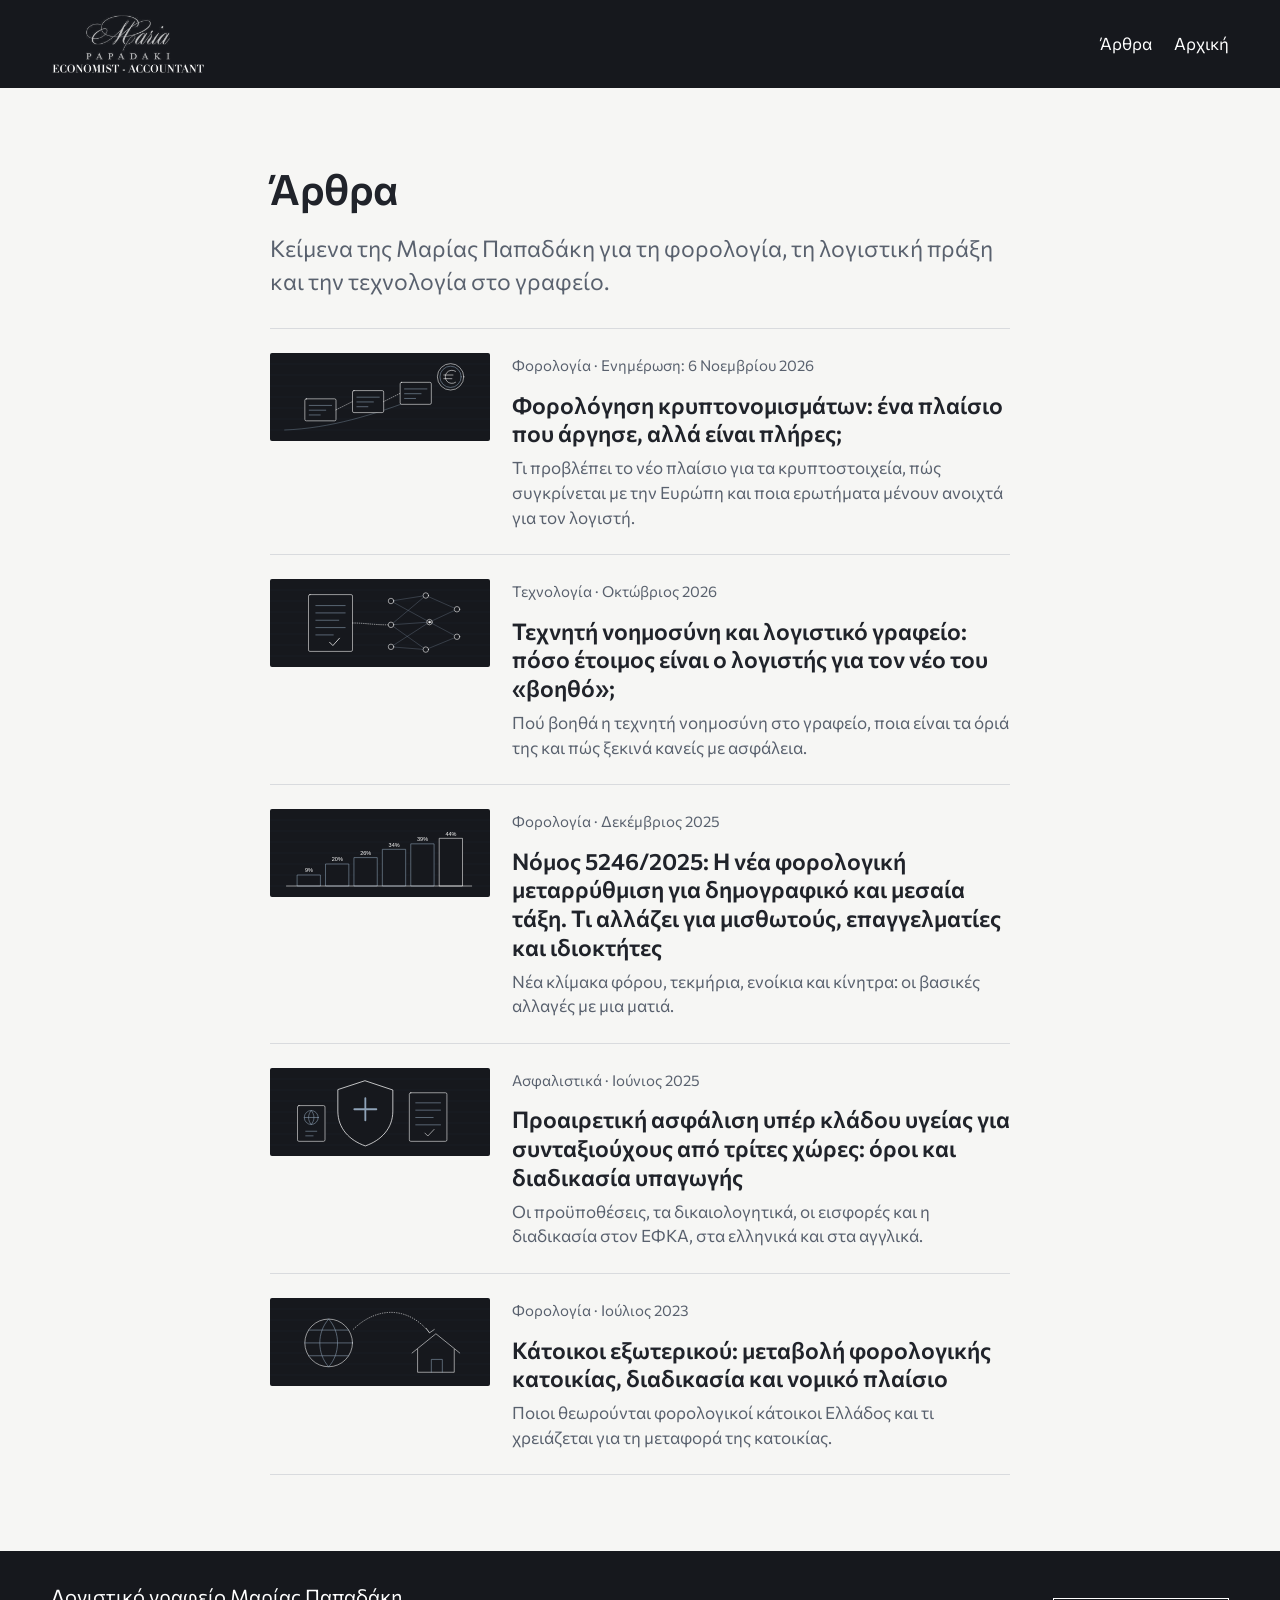
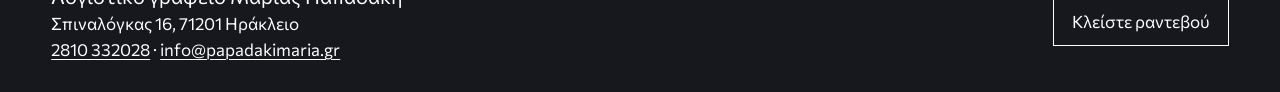
<file: arthra.html>
<!doctype html><html lang="el"><head><meta charset="utf-8"><meta name="viewport" content="width=device-width,initial-scale=1"><title>Άρθρα | Μαρία Παπαδάκη, Λογίστρια Ηράκλειο</title><meta name="description" content="Άρθρα της Μαρίας Παπαδάκη για φορολογία, λογιστική και τεχνολογία."><link rel="canonical" href="https://www.papadakimaria.gr/arthra"><link rel="stylesheet" href="arthra.css"><link rel="icon" href="favicon.ico" sizes="any"><link rel="icon" type="image/png" href="favicon-192.png"><link rel="apple-touch-icon" href="apple-touch-icon.png"></head><body>
<header class="top"><a href="https://www.papadakimaria.gr/" aria-label="Αρχική"><img src="logo-white.png" alt="Μαρία Παπαδάκη, Οικονομολόγος - Λογίστρια"></a><nav aria-label="Κύρια"><a href="arthra.html">Άρθρα</a><a href="https://www.papadakimaria.gr/">Αρχική</a></nav></header>
<main><section class="list"><h1>Άρθρα</h1><p class="lead">Κείμενα της Μαρίας Παπαδάκη για τη φορολογία, τη λογιστική πράξη και την τεχνολογία στο γραφείο.</p><ul><li><a href="arthro-kryptonomismata.html"><img src="img-kryptonomismata.svg" alt="" width="1200" height="480" loading="lazy"><div><p class="kick">Φορολογία · Ενημέρωση: 6 Νοεμβρίου 2026</p><h2>Φορολόγηση κρυπτονομισμάτων: ένα πλαίσιο που άργησε, αλλά είναι πλήρες;</h2><p>Τι προβλέπει το νέο πλαίσιο για τα κρυπτοστοιχεία, πώς συγκρίνεται με την Ευρώπη και ποια ερωτήματα μένουν ανοιχτά για τον λογιστή.</p></div></a></li><li><a href="arthro-texniti-noimosyni.html"><img src="img-ai.svg" alt="" width="1200" height="480" loading="lazy"><div><p class="kick">Τεχνολογία · Οκτώβριος 2026</p><h2>Τεχνητή νοημοσύνη και λογιστικό γραφείο: πόσο έτοιμος είναι ο λογιστής για τον νέο του «βοηθό»;</h2><p>Πού βοηθά η τεχνητή νοημοσύνη στο γραφείο, ποια είναι τα όριά της και πώς ξεκινά κανείς με ασφάλεια.</p></div></a></li><li><a href="arthro-nomos-5246.html"><img src="img-nomos-5246.svg" alt="" width="1200" height="480" loading="lazy"><div><p class="kick">Φορολογία · Δεκέμβριος 2025</p><h2>Νόμος 5246/2025: Η νέα φορολογική μεταρρύθμιση για δημογραφικό και μεσαία τάξη. Τι αλλάζει για μισθωτούς, επαγγελματίες και ιδιοκτήτες</h2><p>Νέα κλίμακα φόρου, τεκμήρια, ενοίκια και κίνητρα: οι βασικές αλλαγές με μια ματιά.</p></div></a></li><li><a href="arthro-proairetiki-asfalisi.html"><img src="img-asfalisi.svg" alt="" width="1200" height="480" loading="lazy"><div><p class="kick">Ασφαλιστικά · Ιούνιος 2025</p><h2>Προαιρετική ασφάλιση υπέρ κλάδου υγείας για συνταξιούχους από τρίτες χώρες: όροι και διαδικασία υπαγωγής</h2><p>Οι προϋποθέσεις, τα δικαιολογητικά, οι εισφορές και η διαδικασία στον ΕΦΚΑ, στα ελληνικά και στα αγγλικά.</p></div></a></li><li><a href="arthro-katoikoi-exoterikou.html"><img src="img-katoikoi.svg" alt="" width="1200" height="480" loading="lazy"><div><p class="kick">Φορολογία · Ιούλιος 2023</p><h2>Κάτοικοι εξωτερικού: μεταβολή φορολογικής κατοικίας, διαδικασία και νομικό πλαίσιο</h2><p>Ποιοι θεωρούνται φορολογικοί κάτοικοι Ελλάδος και τι χρειάζεται για τη μεταφορά της κατοικίας.</p></div></a></li></ul></section></main><footer class="foot"><div><p class="ft">Λογιστικό γραφείο Μαρίας Παπαδάκη</p><p>Σπιναλόγκας 16, 71201 Ηράκλειο</p><p><a href="tel:+302810332028">2810 332028</a> · <a href="mailto:info@papadakimaria.gr">info@papadakimaria.gr</a></p></div><p class="cta"><a href="https://www.papadakimaria.gr/">Κλείστε ραντεβού</a></p></footer></body></html>
</file>
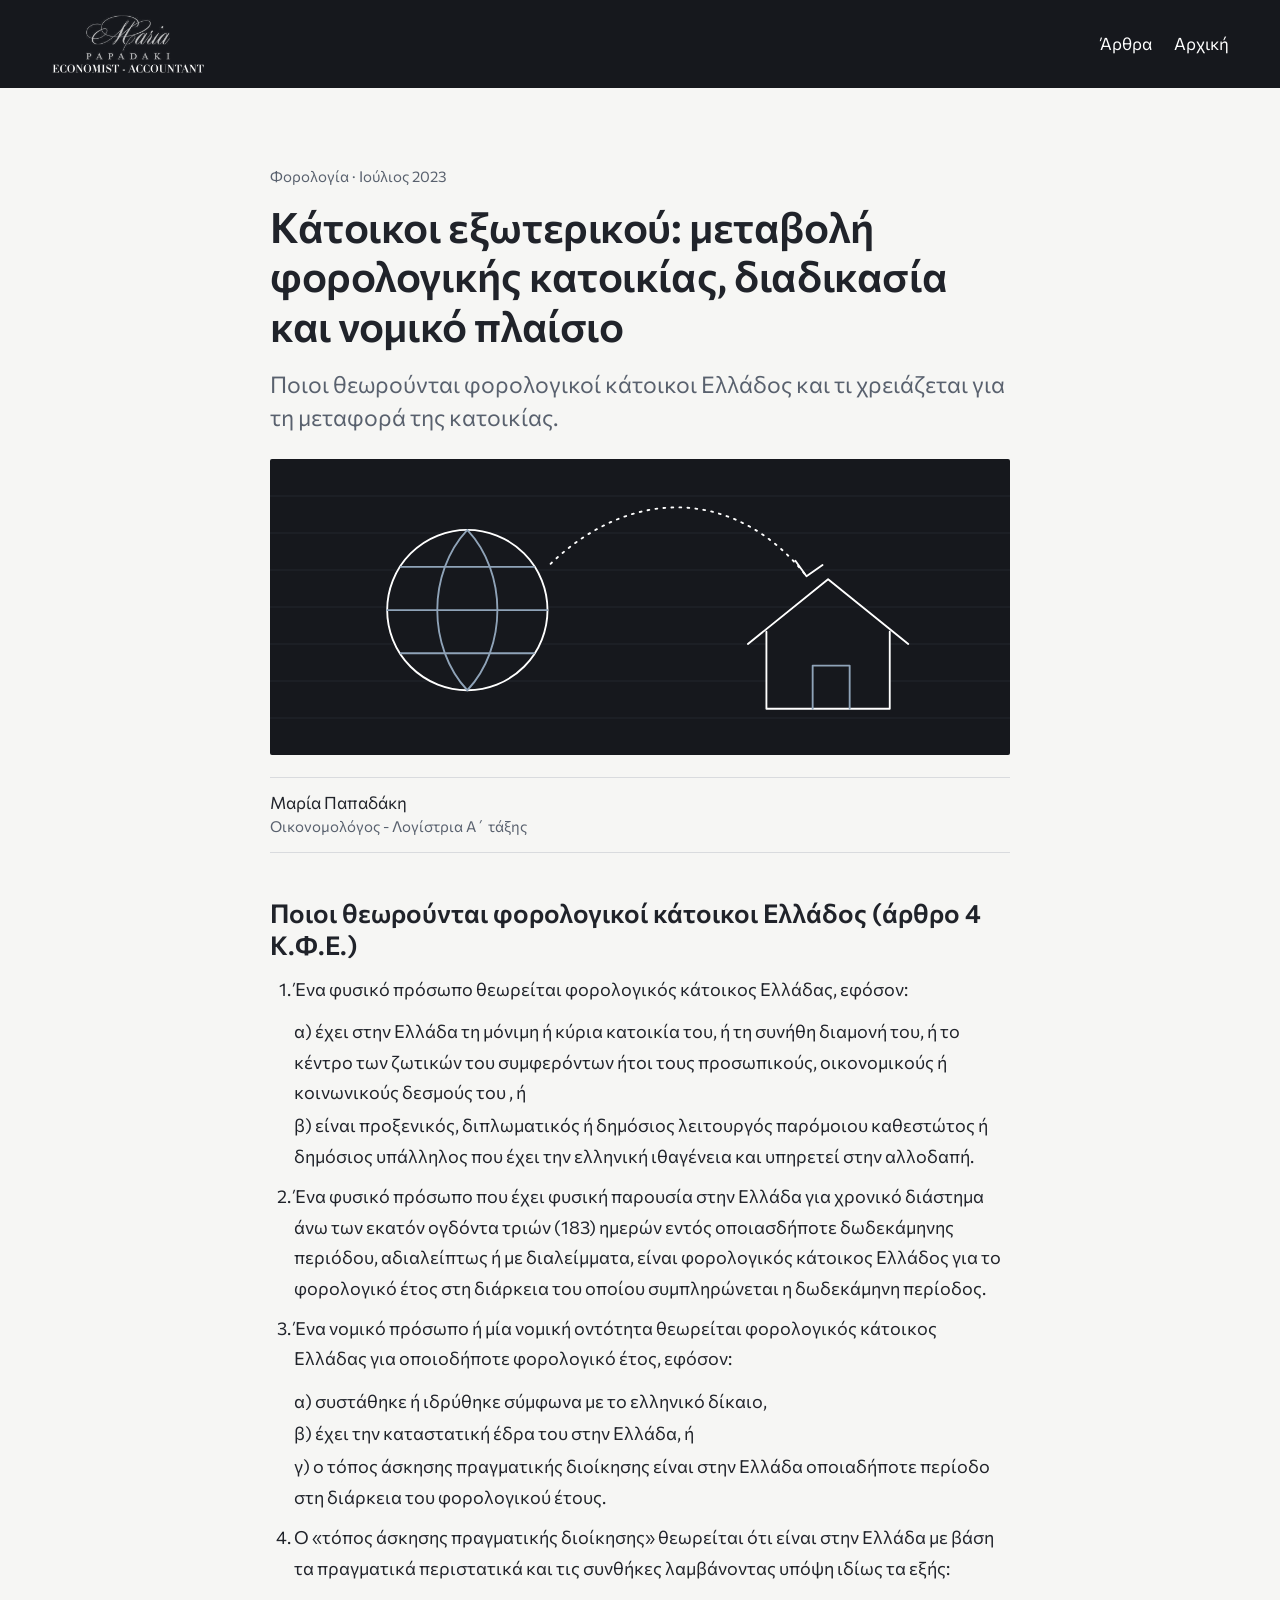
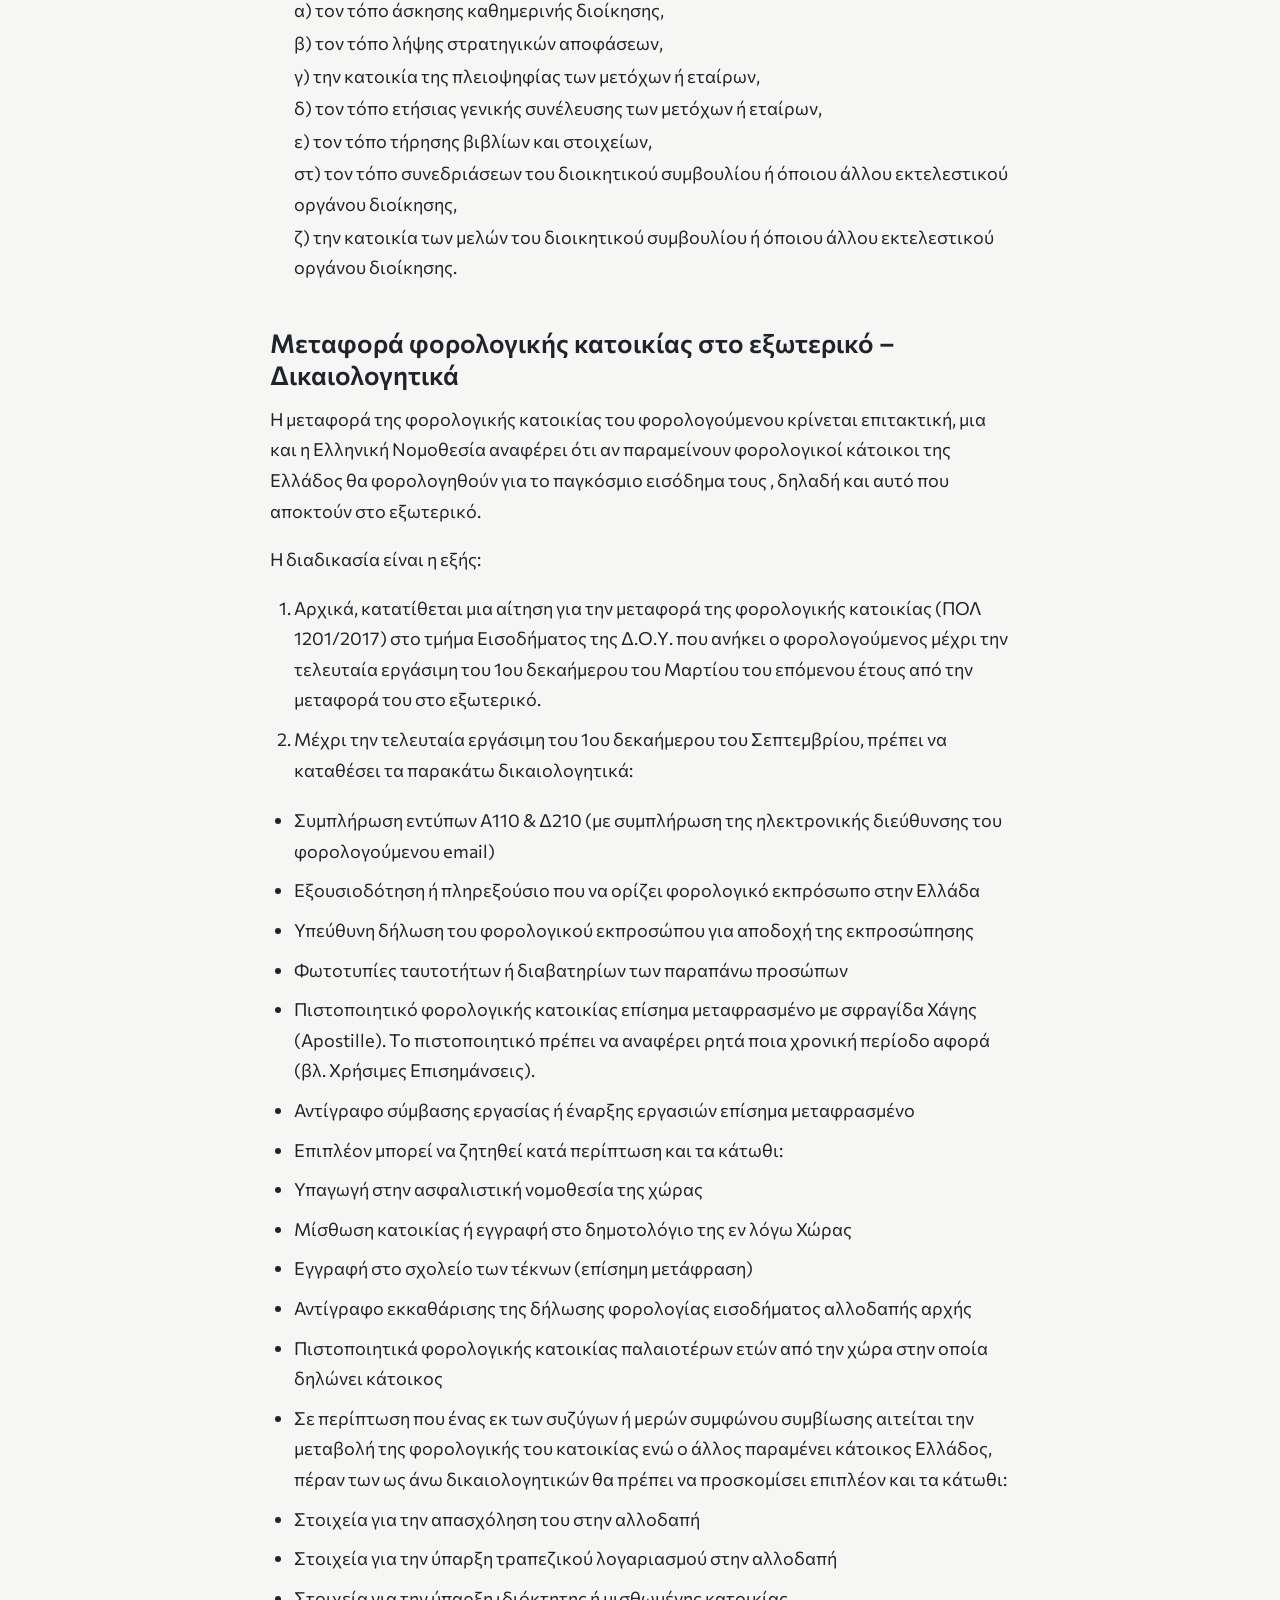
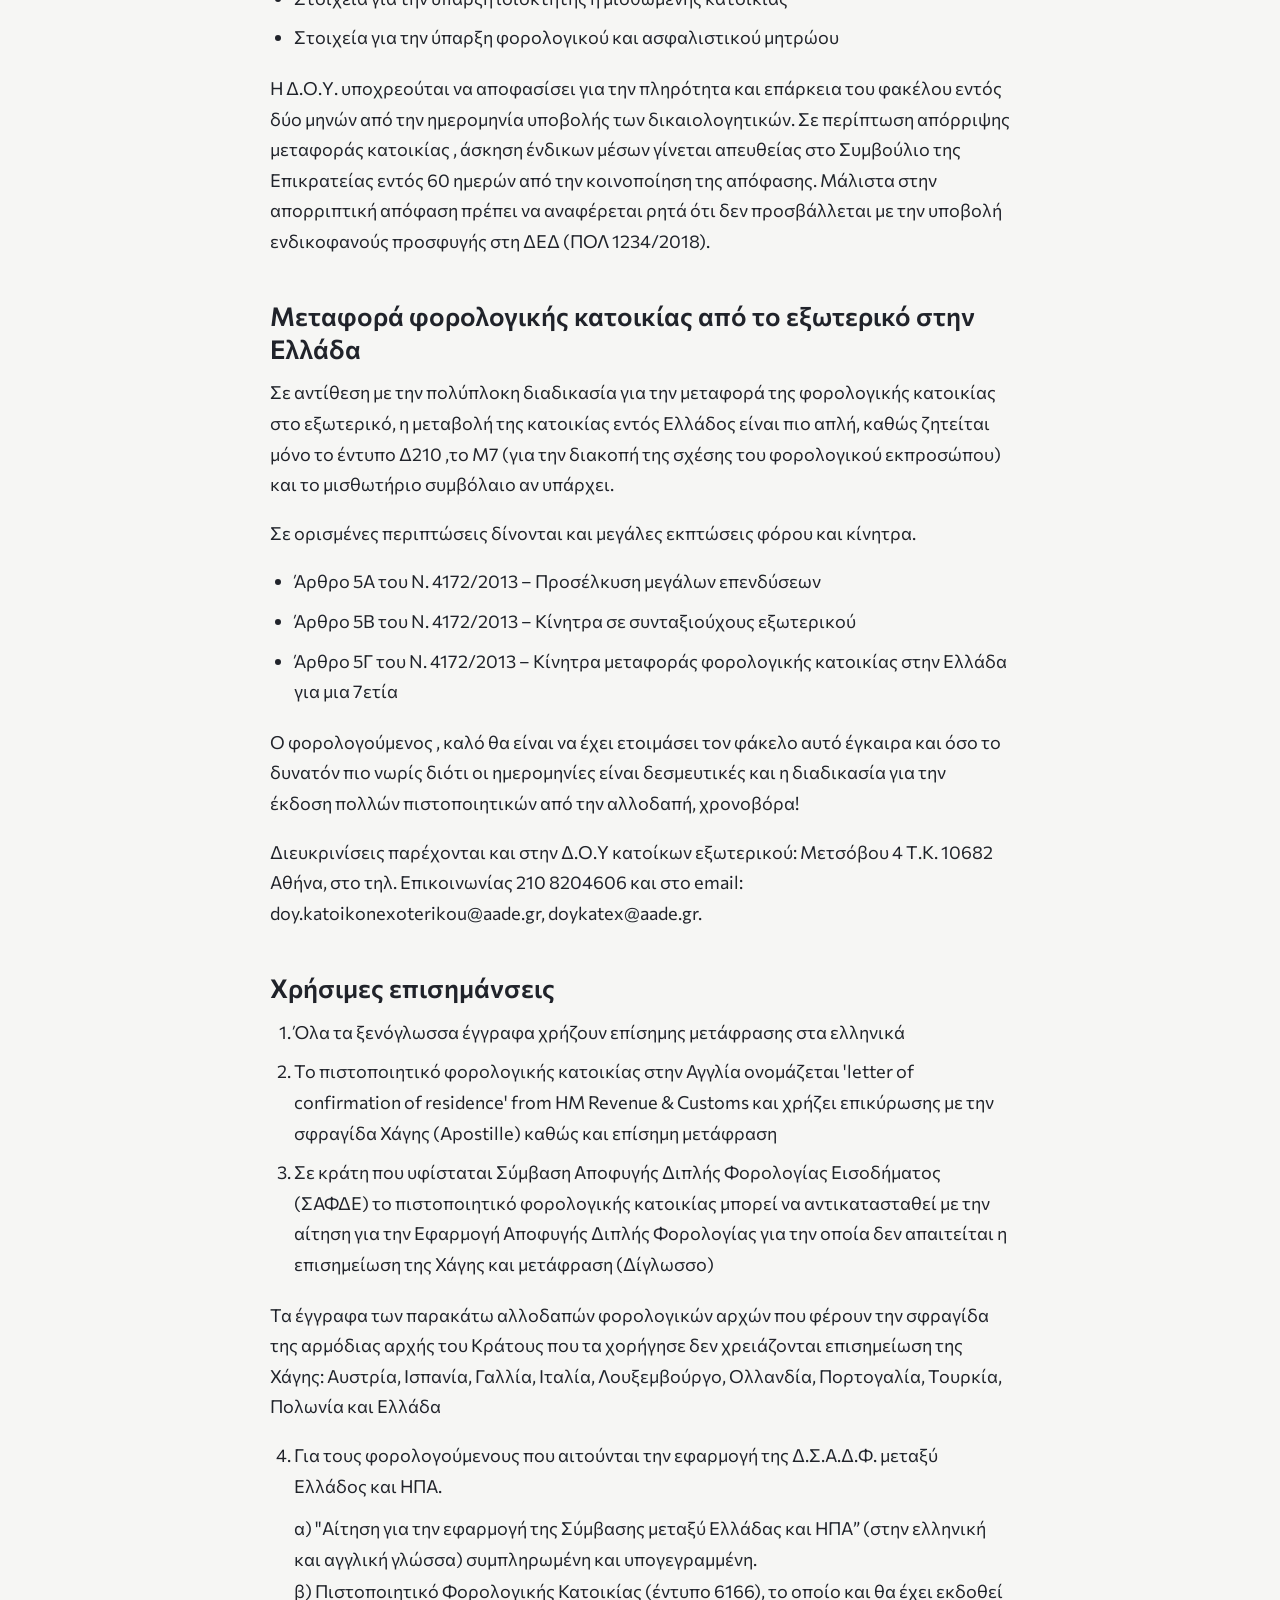
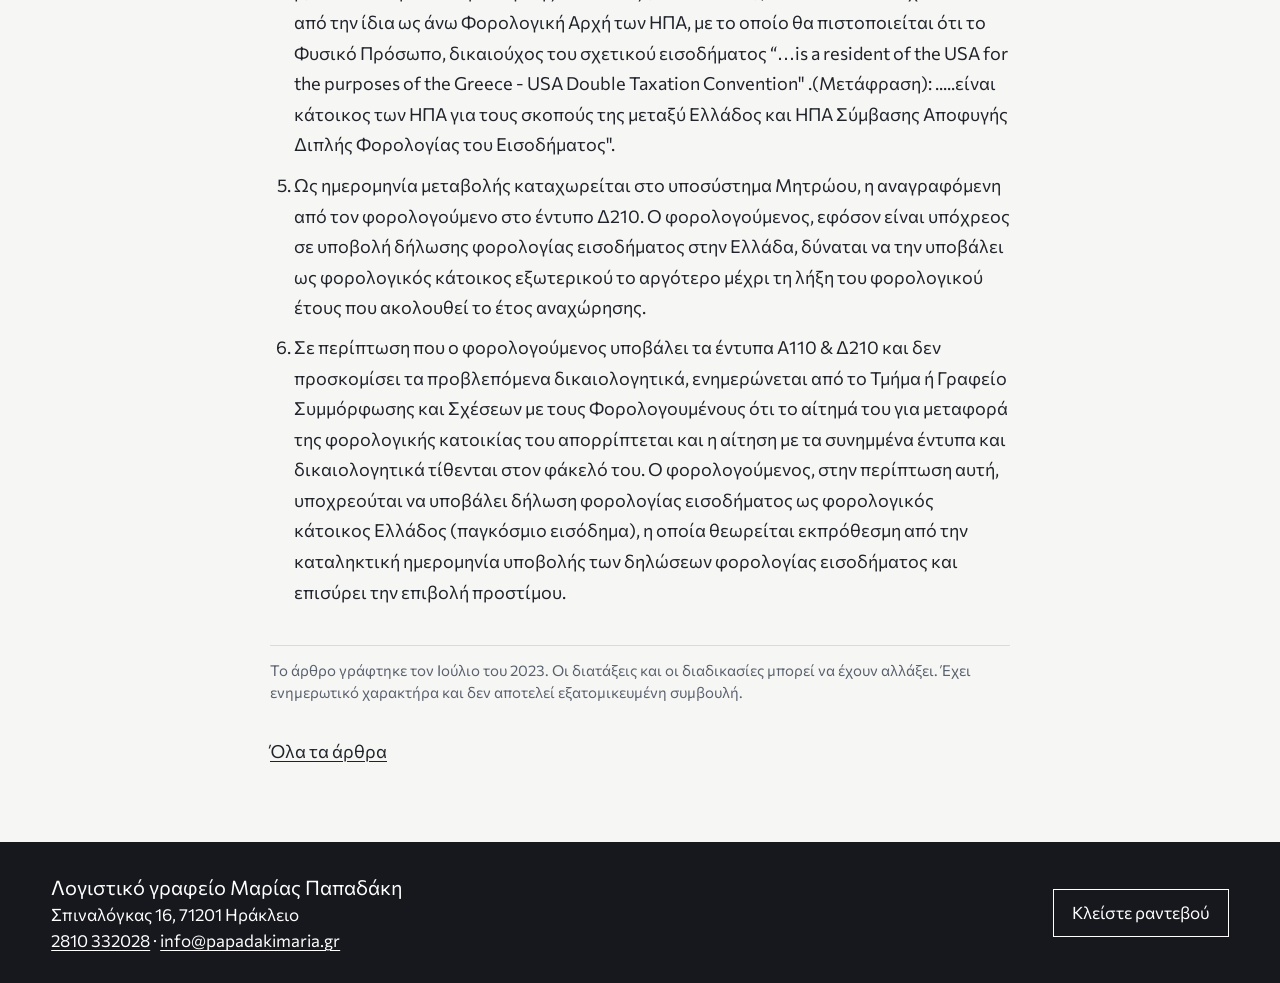
<file: arthro-katoikoi-exoterikou.html>
<!doctype html><html lang="el"><head><meta charset="utf-8"><meta name="viewport" content="width=device-width,initial-scale=1"><title>Κάτοικοι εξωτερικού: μεταβολή φορολογικής κατοικίας, διαδικασία και νομικό πλαίσιο | Μαρία Παπαδάκη</title><meta name="description" content="Ποιοι θεωρούνται φορολογικοί κάτοικοι Ελλάδος και τι χρειάζεται για τη μεταφορά της κατοικίας."><link rel="canonical" href="https://www.papadakimaria.gr/arthro-katoikoi-exoterikou"><link rel="stylesheet" href="arthra.css"><link rel="icon" href="favicon.ico" sizes="any"><link rel="icon" type="image/png" href="favicon-192.png"><link rel="apple-touch-icon" href="apple-touch-icon.png"><script type="application/ld+json">{"@context": "https://schema.org", "@type": "Article", "headline": "Κάτοικοι εξωτερικού: μεταβολή φορολογικής κατοικίας, διαδικασία και νομικό πλαίσιο", "datePublished": "2023-07-11", "author": {"@type": "Person", "name": "Μαρία Παπαδάκη"}, "mainEntityOfPage": "https://www.papadakimaria.gr/arthro-katoikoi-exoterikou", "image": "https://www.papadakimaria.gr/img-katoikoi.svg"}</script></head><body>
<header class="top"><a href="https://www.papadakimaria.gr/" aria-label="Αρχική"><img src="logo-white.png" alt="Μαρία Παπαδάκη, Οικονομολόγος - Λογίστρια"></a><nav aria-label="Κύρια"><a href="arthra.html">Άρθρα</a><a href="https://www.papadakimaria.gr/">Αρχική</a></nav></header>
<main><article><p class="kick">Φορολογία · Ιούλιος 2023</p><h1>Κάτοικοι εξωτερικού: μεταβολή φορολογικής κατοικίας, διαδικασία και νομικό πλαίσιο</h1><p class="lead">Ποιοι θεωρούνται φορολογικοί κάτοικοι Ελλάδος και τι χρειάζεται για τη μεταφορά της κατοικίας.</p><img class="hero" src="img-katoikoi.svg" alt="Υδρόγειος και τόξο που καταλήγει σε σπίτι" width="1200" height="480"><p class="by">Μαρία Παπαδάκη<br><span>Οικονομολόγος - Λογίστρια Α΄ τάξης</span></p><div class="body"><h2>Ποιοι θεωρούνται φορολογικοί κάτοικοι Ελλάδος (άρθρο 4 Κ.Φ.Ε.)</h2>
<ol><li>Ένα φυσικό πρόσωπο θεωρείται φορολογικός κάτοικος Ελλάδας, εφόσον:</li></ol>
<p class="sub">α) έχει στην Ελλάδα τη μόνιμη ή κύρια κατοικία του, ή τη συνήθη διαμονή του, ή το κέντρο των ζωτικών του συμφερόντων ήτοι τους προσωπικούς, οικονομικούς ή κοινωνικούς δεσμούς του , ή</p>
<p class="sub">β) είναι προξενικός, διπλωματικός ή δημόσιος λειτουργός παρόμοιου καθεστώτος ή δημόσιος υπάλληλος που έχει την ελληνική ιθαγένεια και υπηρετεί στην αλλοδαπή.</p>
<ol start=2><li>Ένα φυσικό πρόσωπο που έχει φυσική παρουσία στην Ελλάδα για χρονικό διάστημα άνω των εκατόν ογδόντα τριών (183) ημερών εντός οποιασδήποτε δωδεκάμηνης περιόδου, αδιαλείπτως ή με διαλείμματα, είναι φορολογικός κάτοικος Ελλάδος για το φορολογικό έτος στη διάρκεια του οποίου συμπληρώνεται η δωδεκάμηνη περίοδος.</li><li>Ένα νομικό πρόσωπο ή μία νομική οντότητα θεωρείται φορολογικός κάτοικος Ελλάδας για οποιοδήποτε φορολογικό έτος, εφόσον:</li></ol>
<p class="sub">α) συστάθηκε ή ιδρύθηκε σύμφωνα με το ελληνικό δίκαιο,</p>
<p class="sub">β) έχει την καταστατική έδρα του στην Ελλάδα, ή</p>
<p class="sub">γ) ο τόπος άσκησης πραγματικής διοίκησης είναι στην Ελλάδα οποιαδήποτε περίοδο στη διάρκεια του φορολογικού έτους.</p>
<ol start=4><li>Ο «τόπος άσκησης πραγματικής διοίκησης» θεωρείται ότι είναι στην Ελλάδα με βάση τα πραγματικά περιστατικά και τις συνθήκες λαμβάνοντας υπόψη ιδίως τα εξής:</li></ol>
<p class="sub">α) τον τόπο άσκησης καθημερινής διοίκησης,</p>
<p class="sub">β) τον τόπο λήψης στρατηγικών αποφάσεων,</p>
<p class="sub">γ) την κατοικία της πλειοψηφίας των μετόχων ή εταίρων,</p>
<p class="sub">δ) τον τόπο ετήσιας γενικής συνέλευσης των μετόχων ή εταίρων,</p>
<p class="sub">ε) τον τόπο τήρησης βιβλίων και στοιχείων,</p>
<p class="sub">στ) τον τόπο συνεδριάσεων του διοικητικού συμβουλίου ή όποιου άλλου εκτελεστικού οργάνου διοίκησης,</p>
<p class="sub">ζ) την κατοικία των μελών του διοικητικού συμβουλίου ή όποιου άλλου εκτελεστικού οργάνου διοίκησης.</p>
<h2>Μεταφορά φορολογικής κατοικίας στο εξωτερικό – Δικαιολογητικά</h2>
<p>Η μεταφορά της φορολογικής κατοικίας του φορολογούμενου κρίνεται επιτακτική, μια και η Ελληνική Νομοθεσία αναφέρει ότι αν παραμείνουν φορολογικοί κάτοικοι της Ελλάδος θα φορολογηθούν για το παγκόσμιο εισόδημα τους , δηλαδή και αυτό που αποκτούν στο εξωτερικό.</p>
<p>Η διαδικασία είναι η εξής:</p>
<ol><li>Αρχικά, κατατίθεται μια αίτηση για την μεταφορά της φορολογικής κατοικίας (ΠΟΛ 1201/2017) στο τμήμα Εισοδήματος της Δ.Ο.Υ. που ανήκει ο φορολογούμενος μέχρι την τελευταία εργάσιμη του  1ου  δεκαήμερου του Μαρτίου του επόμενου έτους από την μεταφορά του στο εξωτερικό.</li><li>Μέχρι την τελευταία εργάσιμη του 1ου δεκαήμερου του Σεπτεμβρίου, πρέπει να καταθέσει τα παρακάτω δικαιολογητικά:</li></ol>
<ul><li>Συμπλήρωση εντύπων Α110 &amp; Δ210 (με συμπλήρωση της ηλεκτρονικής διεύθυνσης του φορολογούμενου email)</li><li>Εξουσιοδότηση ή πληρεξούσιο που να ορίζει φορολογικό εκπρόσωπο στην Ελλάδα</li><li>Υπεύθυνη δήλωση του φορολογικού εκπροσώπου για αποδοχή της εκπροσώπησης</li><li>Φωτοτυπίες ταυτοτήτων ή διαβατηρίων των παραπάνω προσώπων</li><li>Πιστοποιητικό φορολογικής κατοικίας επίσημα μεταφρασμένο με σφραγίδα Χάγης (Apostille). Το πιστοποιητικό πρέπει να αναφέρει ρητά ποια χρονική περίοδο αφορά (βλ. Χρήσιμες Επισημάνσεις).</li><li>Αντίγραφο σύμβασης εργασίας ή έναρξης εργασιών επίσημα μεταφρασμένο</li><li>Επιπλέον μπορεί να ζητηθεί κατά περίπτωση και τα κάτωθι:</li><li>Υπαγωγή στην ασφαλιστική νομοθεσία της χώρας</li><li>Μίσθωση κατοικίας ή εγγραφή στο δημοτολόγιο της εν λόγω Χώρας</li><li>Εγγραφή στο σχολείο των τέκνων (επίσημη μετάφραση)</li><li>Αντίγραφο εκκαθάρισης της δήλωσης φορολογίας εισοδήματος αλλοδαπής αρχής</li><li>Πιστοποιητικά φορολογικής κατοικίας παλαιοτέρων ετών από την χώρα στην οποία    δηλώνει κάτοικος</li><li>Σε περίπτωση που ένας εκ των συζύγων ή μερών συμφώνου συμβίωσης αιτείται την μεταβολή της φορολογικής του κατοικίας ενώ ο άλλος παραμένει κάτοικος Ελλάδος, πέραν των ως άνω δικαιολογητικών θα πρέπει να προσκομίσει επιπλέον και τα κάτωθι:</li><li>Στοιχεία για την απασχόληση του στην αλλοδαπή</li><li>Στοιχεία για την ύπαρξη τραπεζικού λογαριασμού στην αλλοδαπή</li><li>Στοιχεία για την ύπαρξη ιδιόκτητης ή μισθωμένης κατοικίας</li><li>Στοιχεία για την ύπαρξη φορολογικού και ασφαλιστικού μητρώου</li></ul>
<p>Η Δ.Ο.Υ. υποχρεούται να αποφασίσει για την πληρότητα και επάρκεια του φακέλου εντός δύο μηνών από την ημερομηνία υποβολής των δικαιολογητικών.  Σε περίπτωση απόρριψης μεταφοράς κατοικίας , άσκηση ένδικων μέσων γίνεται απευθείας στο Συμβούλιο της Επικρατείας εντός 60 ημερών από την κοινοποίηση της απόφασης. Μάλιστα στην απορριπτική απόφαση πρέπει να αναφέρεται ρητά ότι δεν προσβάλλεται με την υποβολή ενδικοφανούς προσφυγής στη ΔΕΔ  (ΠΟΛ 1234/2018).</p>
<h2>Μεταφορά φορολογικής κατοικίας από το εξωτερικό στην Ελλάδα</h2>
<p>Σε αντίθεση με την πολύπλοκη διαδικασία για την μεταφορά της φορολογικής κατοικίας στο εξωτερικό, η μεταβολή της κατοικίας εντός Ελλάδος είναι πιο απλή, καθώς ζητείται μόνο το έντυπο Δ210 ,το Μ7 (για την διακοπή της σχέσης του φορολογικού εκπροσώπου) και το μισθωτήριο συμβόλαιο αν υπάρχει.</p>
<p>Σε ορισμένες περιπτώσεις δίνονται και μεγάλες εκπτώσεις φόρου και κίνητρα.</p>
<ul><li>Άρθρο 5Α του Ν. 4172/2013 – Προσέλκυση μεγάλων επενδύσεων</li><li>Άρθρο 5Β του Ν. 4172/2013 – Κίνητρα σε συνταξιούχους εξωτερικού</li><li>Άρθρο 5Γ του Ν. 4172/2013 – Κίνητρα μεταφοράς φορολογικής κατοικίας στην Ελλάδα για μια 7ετία</li></ul>
<p>Ο φορολογούμενος , καλό θα είναι να έχει ετοιμάσει τον φάκελο αυτό έγκαιρα και όσο το δυνατόν πιο νωρίς διότι οι ημερομηνίες είναι δεσμευτικές και η διαδικασία για την έκδοση πολλών πιστοποιητικών από την αλλοδαπή, χρονοβόρα!</p>
<p>Διευκρινίσεις παρέχονται και στην Δ.Ο.Υ κατοίκων εξωτερικού: Μετσόβου 4 Τ.Κ. 10682 Αθήνα, στο  τηλ. Επικοινωνίας 210 8204606 και στο email: doy.katoikonexoterikou@aade.gr, doykatex@aade.gr.</p>
<h2>Χρήσιμες επισημάνσεις</h2>
<ol><li>Όλα τα ξενόγλωσσα έγγραφα χρήζουν επίσημης μετάφρασης στα ελληνικά</li><li>Το πιστοποιητικό φορολογικής κατοικίας στην Αγγλία ονομάζεται 'letter of confirmation of residence' from HM Revenue &amp; Customs και χρήζει επικύρωσης με την σφραγίδα Χάγης (Apostille) καθώς και επίσημη μετάφραση</li><li>Σε κράτη που υφίσταται Σύμβαση Αποφυγής Διπλής Φορολογίας Εισοδήματος (ΣΑΦΔΕ) το πιστοποιητικό φορολογικής κατοικίας μπορεί να αντικατασταθεί με την αίτηση για την Εφαρμογή Αποφυγής Διπλής Φορολογίας για την οποία δεν απαιτείται η επισημείωση της Χάγης και μετάφραση (Δίγλωσσο)</li></ol>
<p>Τα έγγραφα των παρακάτω αλλοδαπών φορολογικών αρχών που φέρουν την σφραγίδα της αρμόδιας αρχής του Κράτους που τα χορήγησε δεν χρειάζονται επισημείωση της Χάγης: Αυστρία, Ισπανία, Γαλλία, Ιταλία, Λουξεμβούργο, Ολλανδία, Πορτογαλία, Τουρκία, Πολωνία και Ελλάδα</p>
<ol start=4><li>Για τους φορολογούμενους που αιτούνται την εφαρμογή της Δ.Σ.Α.Δ.Φ. μεταξύ Ελλάδος και ΗΠΑ.</li></ol>
<p class="sub">α) "Αίτηση για την εφαρμογή της Σύμβασης μεταξύ Ελλάδας και ΗΠΑ” (στην ελληνική και αγγλική γλώσσα) συμπληρωμένη και υπογεγραμμένη.</p>
<p class="sub">β) Πιστοποιητικό Φορολογικής Κατοικίας (έντυπο 6166), το οποίο και θα έχει εκδοθεί από την ίδια ως άνω Φορολογική Αρχή των ΗΠΑ, με το οποίο θα πιστοποιείται ότι το Φυσικό Πρόσωπο, δικαιούχος του σχετικού εισοδήματος “…is a resident of the USA for the purposes of the Greece - USA Double Taxation Convention" .(Μετάφραση): .....είναι κάτοικος των ΗΠΑ για τους σκοπούς της μεταξύ Ελλάδος και ΗΠΑ Σύμβασης Αποφυγής Διπλής Φορολογίας του Εισοδήματος".</p>
<ol start=5><li>Ως ημερομηνία μεταβολής καταχωρείται στο υποσύστημα Μητρώου, η αναγραφόμενη από τον φορολογούμενο στο έντυπο Δ210. Ο φορολογούμενος, εφόσον είναι υπόχρεος σε υποβολή δήλωσης φορολογίας εισοδήματος στην Ελλάδα, δύναται να την υποβάλει ως φορολογικός κάτοικος εξωτερικού το αργότερο μέχρι τη λήξη του φορολογικού έτους που ακολουθεί το έτος αναχώρησης.</li><li>Σε περίπτωση που ο φορολογούμενος υποβάλει τα έντυπα Α110 &amp; Δ210 και δεν προσκομίσει τα προβλεπόμενα δικαιολογητικά, ενημερώνεται από το Τμήμα ή Γραφείο Συμμόρφωσης και Σχέσεων με τους Φορολογουμένους ότι το αίτημά του για μεταφορά της φορολογικής κατοικίας του απορρίπτεται και η αίτηση με τα συνημμένα έντυπα και δικαιολογητικά τίθενται στον φάκελό του. Ο φορολογούμενος, στην περίπτωση αυτή, υποχρεούται να υποβάλει δήλωση φορολογίας εισοδήματος ως φορολογικός κάτοικος Ελλάδος (παγκόσμιο εισόδημα), η οποία θεωρείται εκπρόθεσμη από την καταληκτική ημερομηνία υποβολής των δηλώσεων φορολογίας εισοδήματος και επισύρει την επιβολή προστίμου.</li></ol></div><p class="note">Το άρθρο γράφτηκε τον Ιούλιο του 2023. Οι διατάξεις και οι διαδικασίες μπορεί να έχουν αλλάξει. Έχει ενημερωτικό χαρακτήρα και δεν αποτελεί εξατομικευμένη συμβουλή.</p><p class="back"><a href="arthra.html">Όλα τα άρθρα</a></p></article></main><footer class="foot"><div><p class="ft">Λογιστικό γραφείο Μαρίας Παπαδάκη</p><p>Σπιναλόγκας 16, 71201 Ηράκλειο</p><p><a href="tel:+302810332028">2810 332028</a> · <a href="mailto:info@papadakimaria.gr">info@papadakimaria.gr</a></p></div><p class="cta"><a href="https://www.papadakimaria.gr/">Κλείστε ραντεβού</a></p></footer></body></html>
</file>
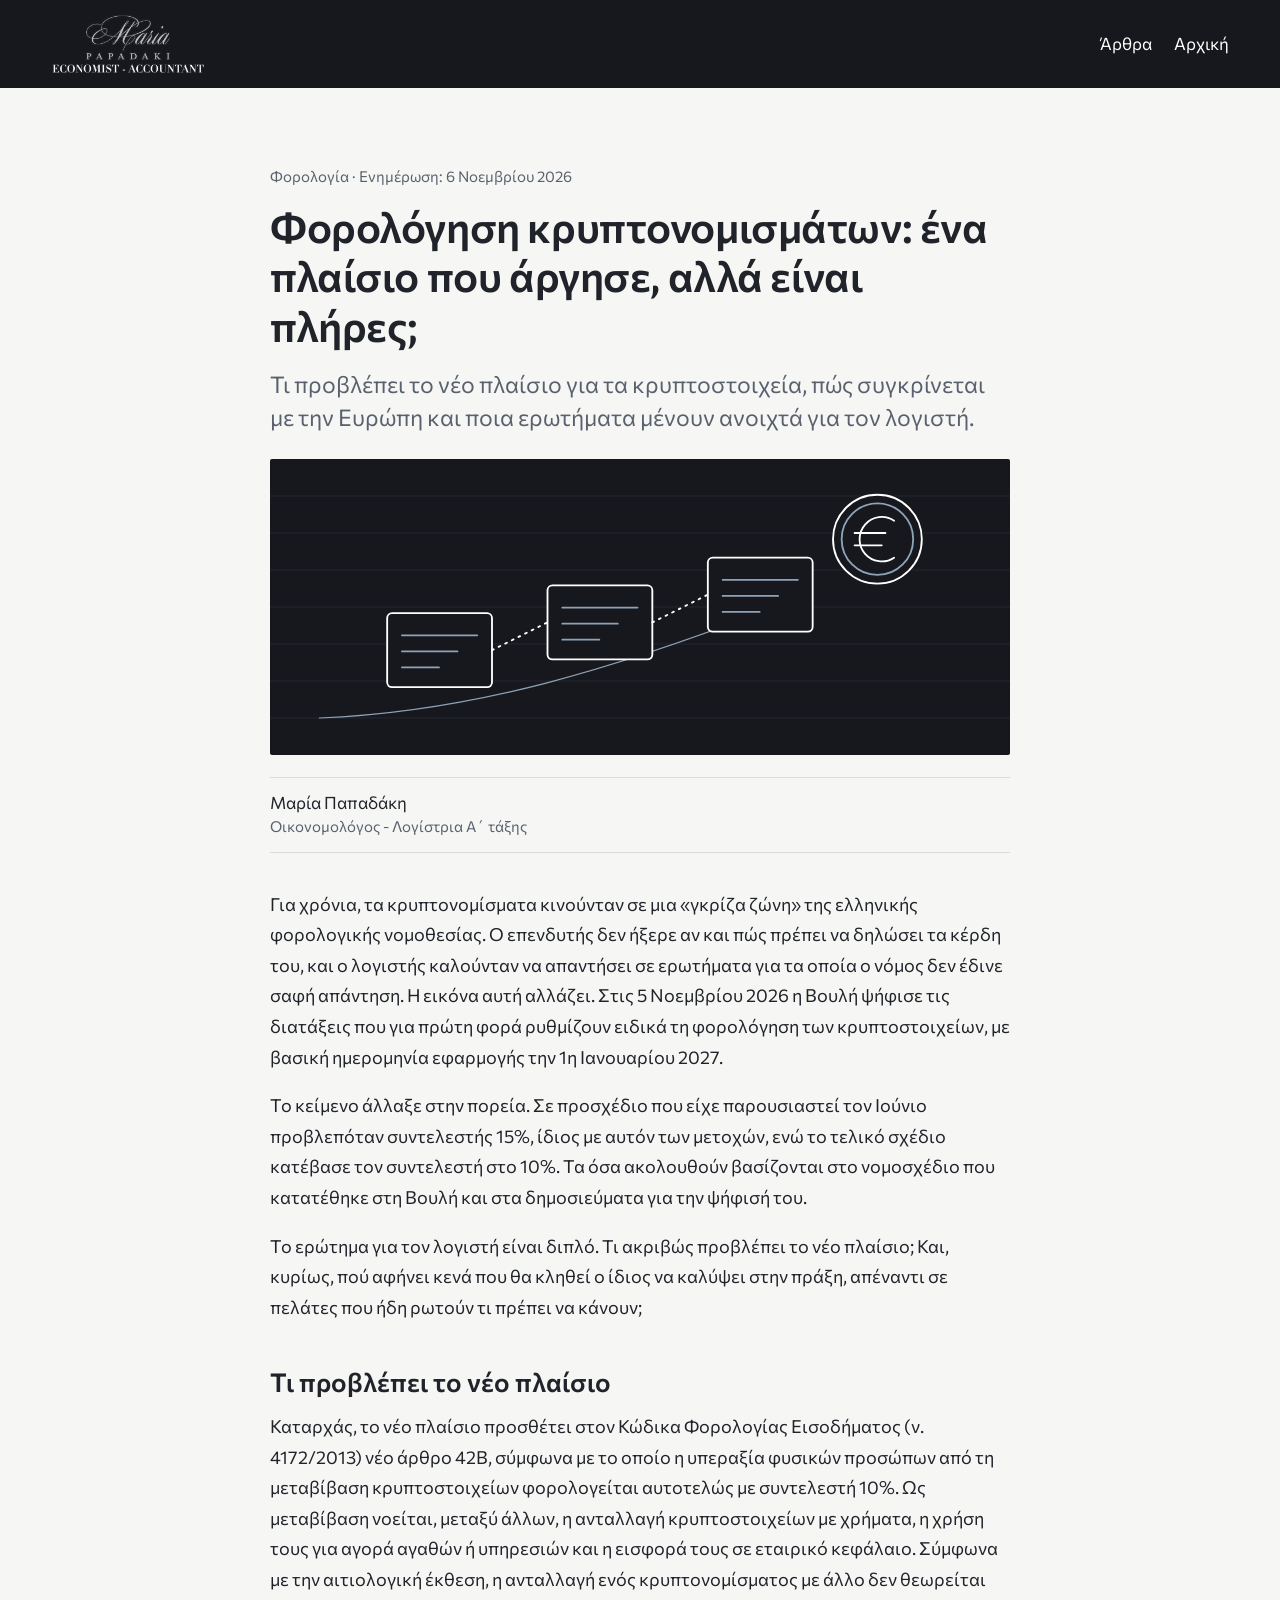
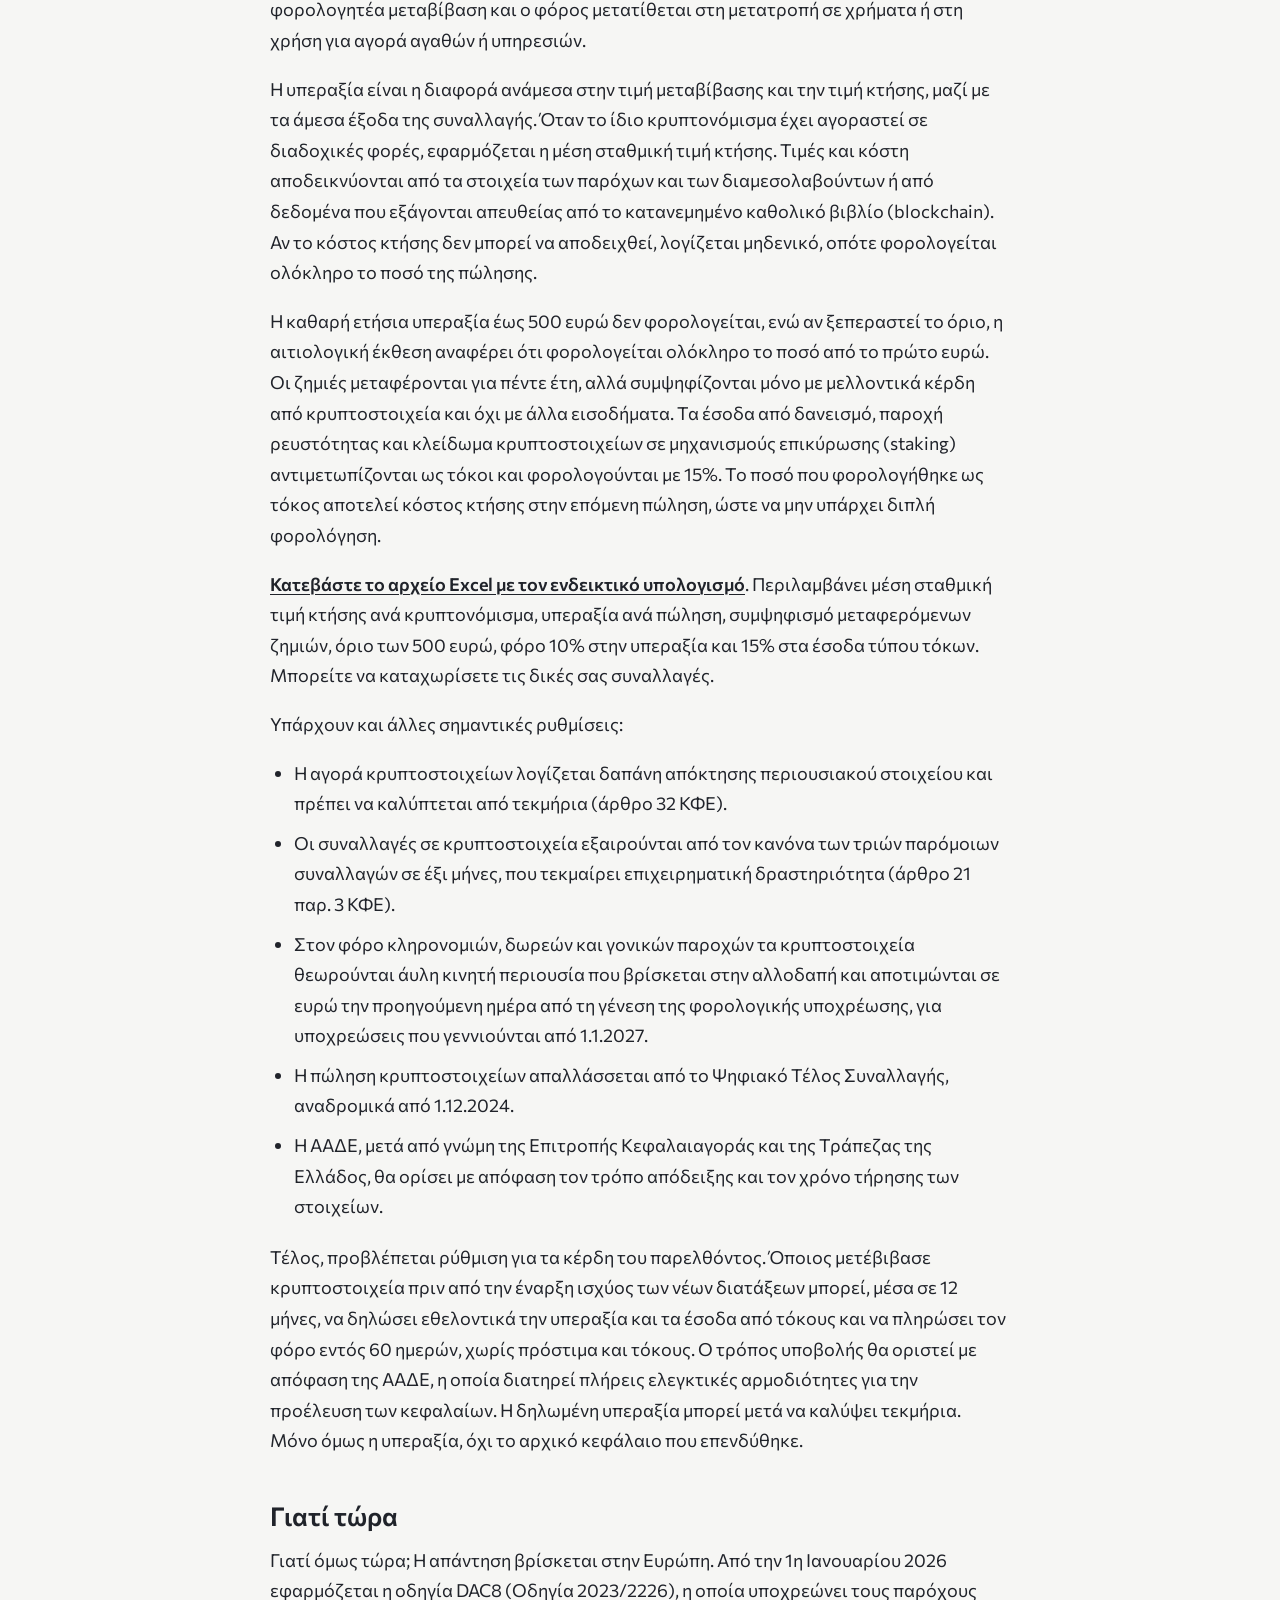
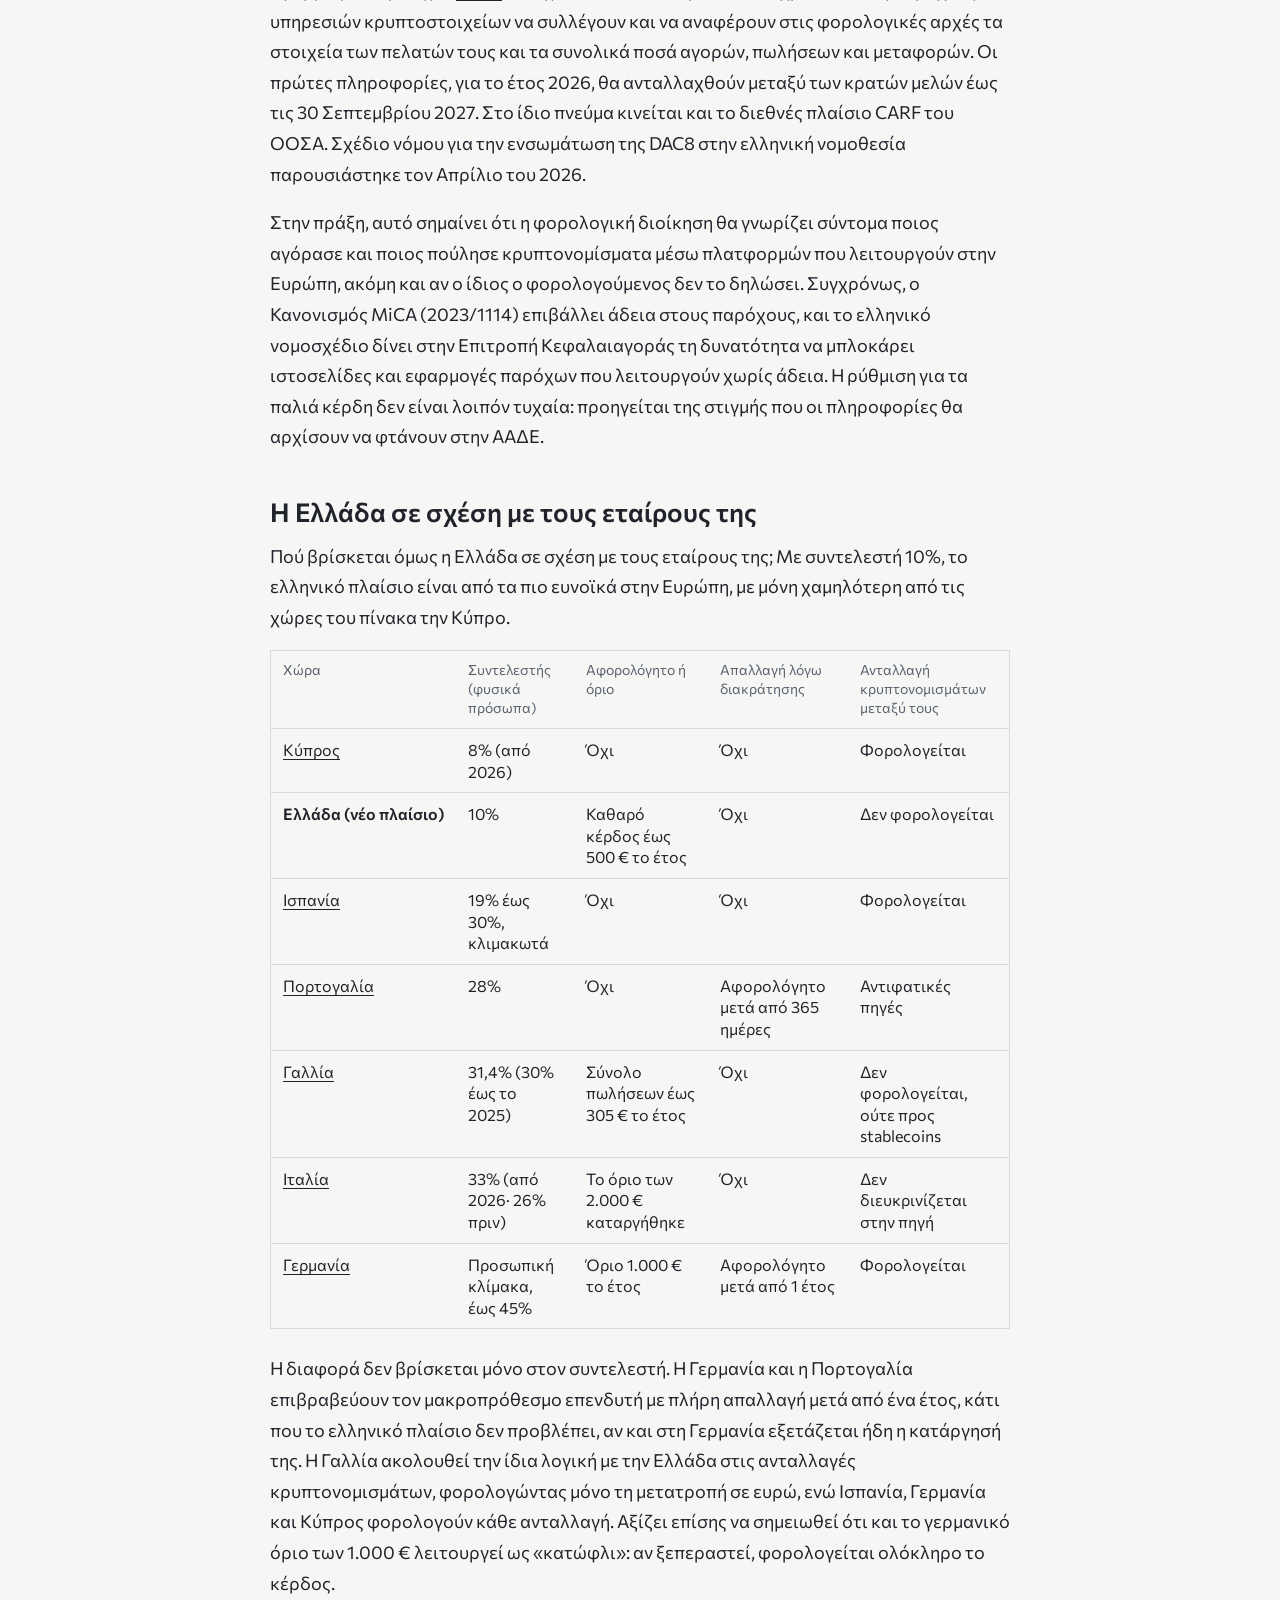
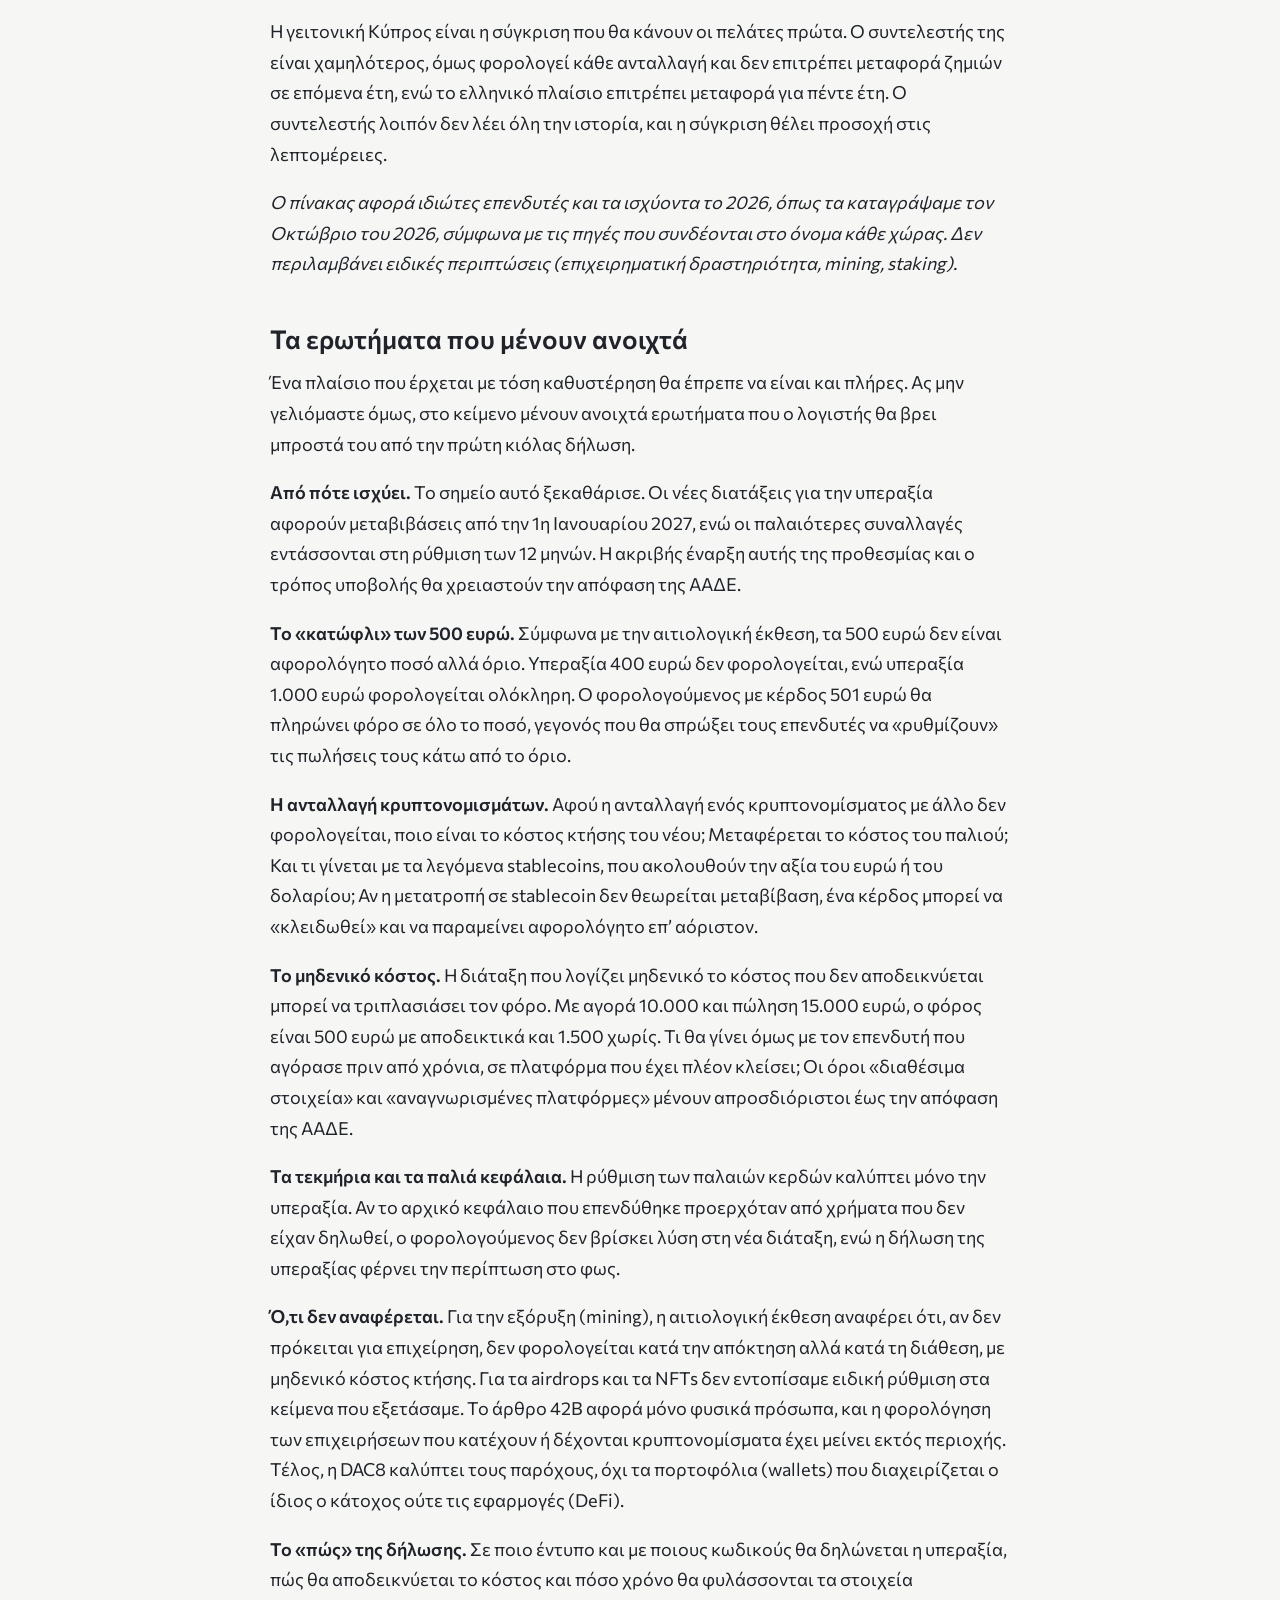
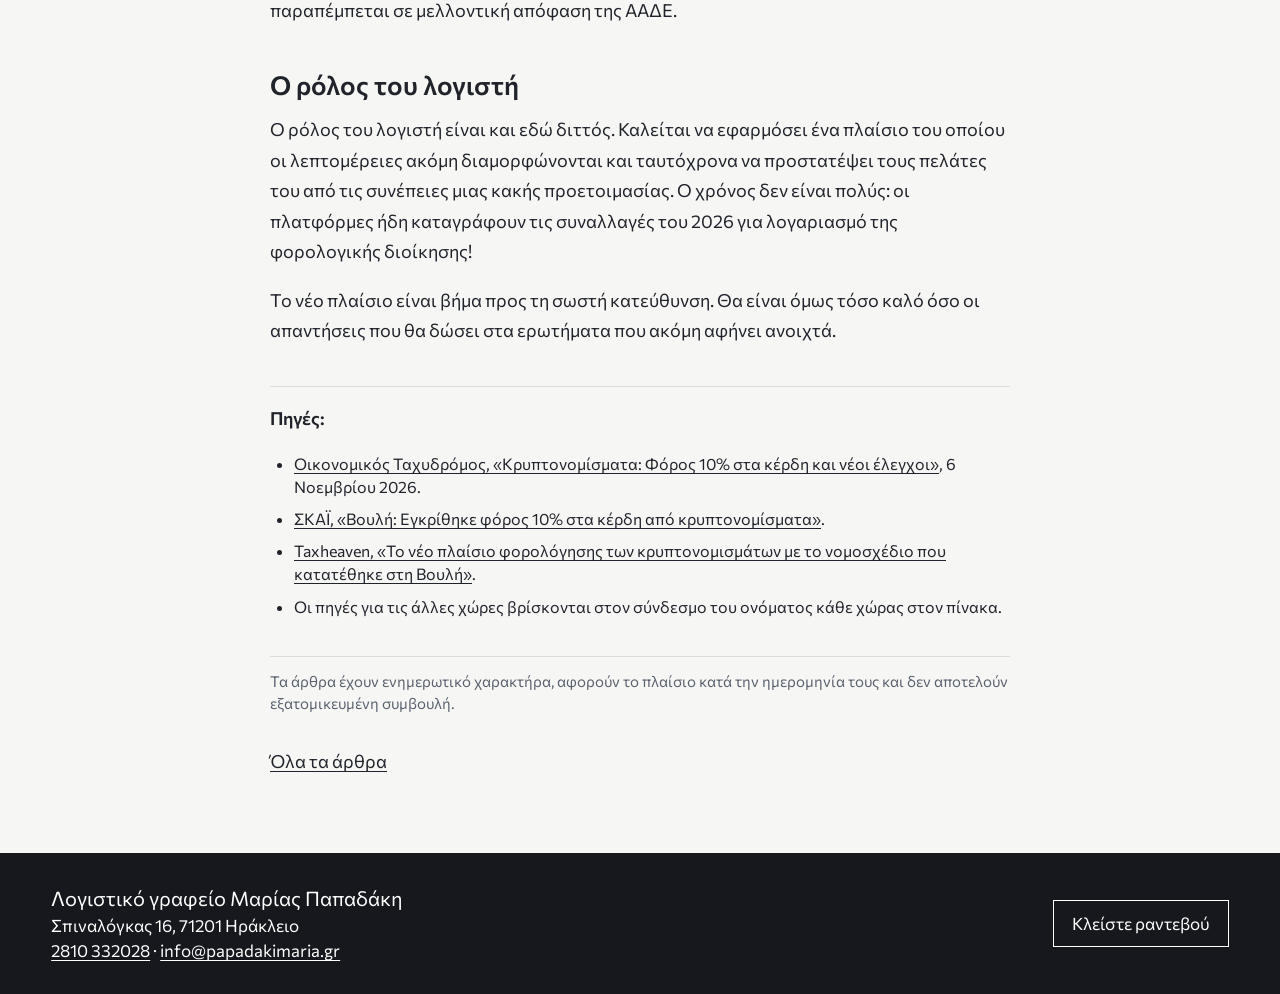
<file: arthro-kryptonomismata.html>
<!doctype html><html lang="el"><head><meta charset="utf-8"><meta name="viewport" content="width=device-width,initial-scale=1"><title>Φορολόγηση κρυπτονομισμάτων: ένα πλαίσιο που άργησε, αλλά είναι πλήρες; | Μαρία Παπαδάκη</title><meta name="description" content="Τι προβλέπει το νέο πλαίσιο για τα κρυπτοστοιχεία, πώς συγκρίνεται με την Ευρώπη και ποια ερωτήματα μένουν ανοιχτά για τον λογιστή."><link rel="canonical" href="https://www.papadakimaria.gr/arthro-kryptonomismata"><link rel="stylesheet" href="arthra.css"><link rel="icon" href="favicon.ico" sizes="any"><link rel="icon" type="image/png" href="favicon-192.png"><link rel="apple-touch-icon" href="apple-touch-icon.png"><script type="application/ld+json">{"@context": "https://schema.org", "@type": "Article", "headline": "Φορολόγηση κρυπτονομισμάτων: ένα πλαίσιο που άργησε, αλλά είναι πλήρες;", "datePublished": "2026-11-06", "author": {"@type": "Person", "name": "Μαρία Παπαδάκη"}, "mainEntityOfPage": "https://www.papadakimaria.gr/arthro-kryptonomismata", "image": "https://www.papadakimaria.gr/img-kryptonomismata.svg"}</script></head><body>
<header class="top"><a href="https://www.papadakimaria.gr/" aria-label="Αρχική"><img src="logo-white.png" alt="Μαρία Παπαδάκη, Οικονομολόγος - Λογίστρια"></a><nav aria-label="Κύρια"><a href="arthra.html">Άρθρα</a><a href="https://www.papadakimaria.gr/">Αρχική</a></nav></header>
<main><article><p class="kick">Φορολογία · Ενημέρωση: 6 Νοεμβρίου 2026</p><h1>Φορολόγηση κρυπτονομισμάτων: ένα πλαίσιο που άργησε, αλλά είναι πλήρες;</h1><p class="lead">Τι προβλέπει το νέο πλαίσιο για τα κρυπτοστοιχεία, πώς συγκρίνεται με την Ευρώπη και ποια ερωτήματα μένουν ανοιχτά για τον λογιστή.</p><img class="hero" src="img-kryptonomismata.svg" alt="Αλυσίδα από μπλοκ δεδομένων με ανοδική καμπύλη και το σύμβολο του ευρώ" width="1200" height="480"><p class="by">Μαρία Παπαδάκη<br><span>Οικονομολόγος - Λογίστρια Α΄ τάξης</span></p><div class="body"><p>Για χρόνια, τα κρυπτονομίσματα κινούνταν σε μια «γκρίζα ζώνη» της ελληνικής φορολογικής νομοθεσίας. Ο επενδυτής δεν ήξερε αν και πώς πρέπει να δηλώσει τα κέρδη του, και ο λογιστής καλούνταν να απαντήσει σε ερωτήματα για τα οποία ο νόμος δεν έδινε σαφή απάντηση. Η εικόνα αυτή αλλάζει. Στις 5 Νοεμβρίου 2026 η Βουλή ψήφισε τις διατάξεις που για πρώτη φορά ρυθμίζουν ειδικά τη φορολόγηση των κρυπτοστοιχείων, με βασική ημερομηνία εφαρμογής την 1η Ιανουαρίου 2027.</p>
<p>Το κείμενο άλλαξε στην πορεία. Σε προσχέδιο που είχε παρουσιαστεί τον Ιούνιο προβλεπόταν συντελεστής 15%, ίδιος με αυτόν των μετοχών, ενώ το τελικό σχέδιο κατέβασε τον συντελεστή στο 10%. Τα όσα ακολουθούν βασίζονται στο νομοσχέδιο που κατατέθηκε στη Βουλή και στα δημοσιεύματα για την ψήφισή του.</p>
<p>Το ερώτημα για τον λογιστή είναι διπλό. Τι ακριβώς προβλέπει το νέο πλαίσιο; Και, κυρίως, πού αφήνει κενά που θα κληθεί ο ίδιος να καλύψει στην πράξη, απέναντι σε πελάτες που ήδη ρωτούν τι πρέπει να κάνουν;</p>
<h2>Τι προβλέπει το νέο πλαίσιο</h2>
<p>Καταρχάς, το νέο πλαίσιο προσθέτει στον Κώδικα Φορολογίας Εισοδήματος (ν. 4172/2013) νέο άρθρο 42Β, σύμφωνα με το οποίο η υπεραξία φυσικών προσώπων από τη μεταβίβαση κρυπτοστοιχείων φορολογείται αυτοτελώς με συντελεστή 10%. Ως μεταβίβαση νοείται, μεταξύ άλλων, η ανταλλαγή κρυπτοστοιχείων με χρήματα, η χρήση τους για αγορά αγαθών ή υπηρεσιών και η εισφορά τους σε εταιρικό κεφάλαιο. Σύμφωνα με την αιτιολογική έκθεση, η ανταλλαγή ενός κρυπτονομίσματος με άλλο δεν θεωρείται φορολογητέα μεταβίβαση και ο φόρος μετατίθεται στη μετατροπή σε χρήματα ή στη χρήση για αγορά αγαθών ή υπηρεσιών.</p>
<p>Η υπεραξία είναι η διαφορά ανάμεσα στην τιμή μεταβίβασης και την τιμή κτήσης, μαζί με τα άμεσα έξοδα της συναλλαγής. Όταν το ίδιο κρυπτονόμισμα έχει αγοραστεί σε διαδοχικές φορές, εφαρμόζεται η μέση σταθμική τιμή κτήσης. Τιμές και κόστη αποδεικνύονται από τα στοιχεία των παρόχων και των διαμεσολαβούντων ή από δεδομένα που εξάγονται απευθείας από το κατανεμημένο καθολικό βιβλίο (blockchain). Αν το κόστος κτήσης δεν μπορεί να αποδειχθεί, λογίζεται μηδενικό, οπότε φορολογείται ολόκληρο το ποσό της πώλησης.</p>
<p>Η καθαρή ετήσια υπεραξία έως 500 ευρώ δεν φορολογείται, ενώ αν ξεπεραστεί το όριο, η αιτιολογική έκθεση αναφέρει ότι φορολογείται ολόκληρο το ποσό από το πρώτο ευρώ. Οι ζημιές μεταφέρονται για πέντε έτη, αλλά συμψηφίζονται μόνο με μελλοντικά κέρδη από κρυπτοστοιχεία και όχι με άλλα εισοδήματα. Τα έσοδα από δανεισμό, παροχή ρευστότητας και κλείδωμα κρυπτοστοιχείων σε μηχανισμούς επικύρωσης (staking) αντιμετωπίζονται ως τόκοι και φορολογούνται με 15%. Το ποσό που φορολογήθηκε ως τόκος αποτελεί κόστος κτήσης στην επόμενη πώληση, ώστε να μην υπάρχει διπλή φορολόγηση.</p>
<p><strong><a href="Ypologismos_yperaxias_kryptonomismaton.xlsx" download>Κατεβάστε το αρχείο Excel με τον ενδεικτικό υπολογισμό</a></strong>. Περιλαμβάνει μέση σταθμική τιμή κτήσης ανά κρυπτονόμισμα, υπεραξία ανά πώληση, συμψηφισμό μεταφερόμενων ζημιών, όριο των 500 ευρώ, φόρο 10% στην υπεραξία και 15% στα έσοδα τύπου τόκων. Μπορείτε να καταχωρίσετε τις δικές σας συναλλαγές.</p>
<p>Υπάρχουν και άλλες σημαντικές ρυθμίσεις:</p>
<ul><li>Η αγορά κρυπτοστοιχείων λογίζεται δαπάνη απόκτησης περιουσιακού στοιχείου και πρέπει να καλύπτεται από τεκμήρια (άρθρο 32 ΚΦΕ).</li><li>Οι συναλλαγές σε κρυπτοστοιχεία εξαιρούνται από τον κανόνα των τριών παρόμοιων συναλλαγών σε έξι μήνες, που τεκμαίρει επιχειρηματική δραστηριότητα (άρθρο 21 παρ. 3 ΚΦΕ).</li><li>Στον φόρο κληρονομιών, δωρεών και γονικών παροχών τα κρυπτοστοιχεία θεωρούνται άυλη κινητή περιουσία που βρίσκεται στην αλλοδαπή και αποτιμώνται σε ευρώ την προηγούμενη ημέρα από τη γένεση της φορολογικής υποχρέωσης, για υποχρεώσεις που γεννιούνται από 1.1.2027.</li><li>Η πώληση κρυπτοστοιχείων απαλλάσσεται από το Ψηφιακό Τέλος Συναλλαγής, αναδρομικά από 1.12.2024.</li><li>Η ΑΑΔΕ, μετά από γνώμη της Επιτροπής Κεφαλαιαγοράς και της Τράπεζας της Ελλάδος, θα ορίσει με απόφαση τον τρόπο απόδειξης και τον χρόνο τήρησης των στοιχείων.</li></ul>
<p>Τέλος, προβλέπεται ρύθμιση για τα κέρδη του παρελθόντος. Όποιος μετέβιβασε κρυπτοστοιχεία πριν από την έναρξη ισχύος των νέων διατάξεων μπορεί, μέσα σε 12 μήνες, να δηλώσει εθελοντικά την υπεραξία και τα έσοδα από τόκους και να πληρώσει τον φόρο εντός 60 ημερών, χωρίς πρόστιμα και τόκους. Ο τρόπος υποβολής θα οριστεί με απόφαση της ΑΑΔΕ, η οποία διατηρεί πλήρεις ελεγκτικές αρμοδιότητες για την προέλευση των κεφαλαίων. Η δηλωμένη υπεραξία μπορεί μετά να καλύψει τεκμήρια. Μόνο όμως η υπεραξία, όχι το αρχικό κεφάλαιο που επενδύθηκε.</p>
<h2>Γιατί τώρα</h2>
<p>Γιατί όμως τώρα; Η απάντηση βρίσκεται στην Ευρώπη. Από την 1η Ιανουαρίου 2026 εφαρμόζεται η οδηγία <a href="https://taxation-customs.ec.europa.eu/taxation/tax-transparency-cooperation/administrative-co-operation-and-mutual-assistance/directive-administrative-cooperation-dac/dac8_en" rel="noopener">DAC8</a> (Οδηγία 2023/2226), η οποία υποχρεώνει τους παρόχους υπηρεσιών κρυπτοστοιχείων να συλλέγουν και να αναφέρουν στις φορολογικές αρχές τα στοιχεία των πελατών τους και τα συνολικά ποσά αγορών, πωλήσεων και μεταφορών. Οι πρώτες πληροφορίες, για το έτος 2026, θα ανταλλαχθούν μεταξύ των κρατών μελών έως τις 30 Σεπτεμβρίου 2027. Στο ίδιο πνεύμα κινείται και το διεθνές πλαίσιο CARF του ΟΟΣΑ. Σχέδιο νόμου για την ενσωμάτωση της DAC8 στην ελληνική νομοθεσία παρουσιάστηκε τον Απρίλιο του 2026.</p>
<p>Στην πράξη, αυτό σημαίνει ότι η φορολογική διοίκηση θα γνωρίζει σύντομα ποιος αγόρασε και ποιος πούλησε κρυπτονομίσματα μέσω πλατφορμών που λειτουργούν στην Ευρώπη, ακόμη και αν ο ίδιος ο φορολογούμενος δεν το δηλώσει. Συγχρόνως, ο Κανονισμός MiCA (2023/1114) επιβάλλει άδεια στους παρόχους, και το ελληνικό νομοσχέδιο δίνει στην Επιτροπή Κεφαλαιαγοράς τη δυνατότητα να μπλοκάρει ιστοσελίδες και εφαρμογές παρόχων που λειτουργούν χωρίς άδεια. Η ρύθμιση για τα παλιά κέρδη δεν είναι λοιπόν τυχαία: προηγείται της στιγμής που οι πληροφορίες θα αρχίσουν να φτάνουν στην ΑΑΔΕ.</p>
<h2>Η Ελλάδα σε σχέση με τους εταίρους της</h2>
<p>Πού βρίσκεται όμως η Ελλάδα σε σχέση με τους εταίρους της; Με συντελεστή 10%, το ελληνικό πλαίσιο είναι από τα πιο ευνοϊκά στην Ευρώπη, με μόνη χαμηλότερη από τις χώρες του πίνακα την Κύπρο.</p>
<div class="tw"><table><thead><tr><th scope="col">Χώρα</th><th scope="col">Συντελεστής (φυσικά πρόσωπα)</th><th scope="col">Αφορολόγητο ή όριο</th><th scope="col">Απαλλαγή λόγω διακράτησης</th><th scope="col">Ανταλλαγή κρυπτονομισμάτων μεταξύ τους</th></tr></thead><tbody><tr><th scope=row><a href="https://www.chambersandco.com/cyprus-8-crypto-tax-new-article-20e-regime-for-gains-on-crypto-assets-from-2026/" rel="noopener">Κύπρος</a></th><td>8% (από 2026)</td><td>Όχι</td><td>Όχι</td><td>Φορολογείται</td></tr><tr><th scope=row><strong>Ελλάδα (νέο πλαίσιο)</strong></th><td>10%</td><td>Καθαρό κέρδος έως 500 € το έτος</td><td>Όχι</td><td>Δεν φορολογείται</td></tr><tr><th scope=row><a href="https://www.cointracker.com/blog/spain-crypto-tax-guide" rel="noopener">Ισπανία</a></th><td>19% έως 30%, κλιμακωτά</td><td>Όχι</td><td>Όχι</td><td>Φορολογείται</td></tr><tr><th scope=row><a href="https://tokentax.co/blog/crypto-tax-portugal" rel="noopener">Πορτογαλία</a></th><td>28%</td><td>Όχι</td><td>Αφορολόγητο μετά από 365 ημέρες</td><td>Αντιφατικές πηγές</td></tr><tr><th scope=row><a href="https://cryptoactu.com/fiscalite-cryptomonnaies-declaration-impot/" rel="noopener">Γαλλία</a></th><td>31,4% (30% έως το 2025)</td><td>Σύνολο πωλήσεων έως 305 € το έτος</td><td>Όχι</td><td>Δεν φορολογείται, ούτε προς stablecoins</td></tr><tr><th scope=row><a href="https://cryptobriefing.com/italy-crypto-capital-gains-tax-33-percent/" rel="noopener">Ιταλία</a></th><td>33% (από 2026· 26% πριν)</td><td>Το όριο των 2.000 € καταργήθηκε</td><td>Όχι</td><td>Δεν διευκρινίζεται στην πηγή</td></tr><tr><th scope=row><a href="https://www.blockpit.io/tax-guides/crypto-tax-germany" rel="noopener">Γερμανία</a></th><td>Προσωπική κλίμακα, έως 45%</td><td>Όριο 1.000 € το έτος</td><td>Αφορολόγητο μετά από 1 έτος</td><td>Φορολογείται</td></tr></tbody></table></div>
<p>Η διαφορά δεν βρίσκεται μόνο στον συντελεστή. Η Γερμανία και η Πορτογαλία επιβραβεύουν τον μακροπρόθεσμο επενδυτή με πλήρη απαλλαγή μετά από ένα έτος, κάτι που το ελληνικό πλαίσιο δεν προβλέπει, αν και στη Γερμανία εξετάζεται ήδη η κατάργησή της. Η Γαλλία ακολουθεί την ίδια λογική με την Ελλάδα στις ανταλλαγές κρυπτονομισμάτων, φορολογώντας μόνο τη μετατροπή σε ευρώ, ενώ Ισπανία, Γερμανία και Κύπρος φορολογούν κάθε ανταλλαγή. Αξίζει επίσης να σημειωθεί ότι και το γερμανικό όριο των 1.000 € λειτουργεί ως «κατώφλι»: αν ξεπεραστεί, φορολογείται ολόκληρο το κέρδος.</p>
<p>Η γειτονική Κύπρος είναι η σύγκριση που θα κάνουν οι πελάτες πρώτα. Ο συντελεστής της είναι χαμηλότερος, όμως φορολογεί κάθε ανταλλαγή και δεν επιτρέπει μεταφορά ζημιών σε επόμενα έτη, ενώ το ελληνικό πλαίσιο επιτρέπει μεταφορά για πέντε έτη. Ο συντελεστής λοιπόν δεν λέει όλη την ιστορία, και η σύγκριση θέλει προσοχή στις λεπτομέρειες.</p>
<p><em>Ο πίνακας αφορά ιδιώτες επενδυτές και τα ισχύοντα το 2026, όπως τα καταγράψαμε τον Οκτώβριο του 2026, σύμφωνα με τις πηγές που συνδέονται στο όνομα κάθε χώρας. Δεν περιλαμβάνει ειδικές περιπτώσεις (επιχειρηματική δραστηριότητα, mining, staking).</em></p>
<h2>Τα ερωτήματα που μένουν ανοιχτά</h2>
<p>Ένα πλαίσιο που έρχεται με τόση καθυστέρηση θα έπρεπε να είναι και πλήρες. Ας μην γελιόμαστε όμως, στο κείμενο μένουν ανοιχτά ερωτήματα που ο λογιστής θα βρει μπροστά του από την πρώτη κιόλας δήλωση.</p>
<p><strong>Από πότε ισχύει.</strong> Το σημείο αυτό ξεκαθάρισε. Οι νέες διατάξεις για την υπεραξία αφορούν μεταβιβάσεις από την 1η Ιανουαρίου 2027, ενώ οι παλαιότερες συναλλαγές εντάσσονται στη ρύθμιση των 12 μηνών. Η ακριβής έναρξη αυτής της προθεσμίας και ο τρόπος υποβολής θα χρειαστούν την απόφαση της ΑΑΔΕ.</p>
<p><strong>Το «κατώφλι» των 500 ευρώ.</strong> Σύμφωνα με την αιτιολογική έκθεση, τα 500 ευρώ δεν είναι αφορολόγητο ποσό αλλά όριο. Υπεραξία 400 ευρώ δεν φορολογείται, ενώ υπεραξία 1.000 ευρώ φορολογείται ολόκληρη. Ο φορολογούμενος με κέρδος 501 ευρώ θα πληρώνει φόρο σε όλο το ποσό, γεγονός που θα σπρώξει τους επενδυτές να «ρυθμίζουν» τις πωλήσεις τους κάτω από το όριο.</p>
<p><strong>Η ανταλλαγή κρυπτονομισμάτων.</strong> Αφού η ανταλλαγή ενός κρυπτονομίσματος με άλλο δεν φορολογείται, ποιο είναι το κόστος κτήσης του νέου; Μεταφέρεται το κόστος του παλιού; Και τι γίνεται με τα λεγόμενα stablecoins, που ακολουθούν την αξία του ευρώ ή του δολαρίου; Αν η μετατροπή σε stablecoin δεν θεωρείται μεταβίβαση, ένα κέρδος μπορεί να «κλειδωθεί» και να παραμείνει αφορολόγητο επ’ αόριστον.</p>
<p><strong>Το μηδενικό κόστος.</strong> Η διάταξη που λογίζει μηδενικό το κόστος που δεν αποδεικνύεται μπορεί να τριπλασιάσει τον φόρο. Με αγορά 10.000 και πώληση 15.000 ευρώ, ο φόρος είναι 500 ευρώ με αποδεικτικά και 1.500 χωρίς. Τι θα γίνει όμως με τον επενδυτή που αγόρασε πριν από χρόνια, σε πλατφόρμα που έχει πλέον κλείσει; Οι όροι «διαθέσιμα στοιχεία» και «αναγνωρισμένες πλατφόρμες» μένουν απροσδιόριστοι έως την απόφαση της ΑΑΔΕ.</p>
<p><strong>Τα τεκμήρια και τα παλιά κεφάλαια.</strong> Η ρύθμιση των παλαιών κερδών καλύπτει μόνο την υπεραξία. Αν το αρχικό κεφάλαιο που επενδύθηκε προερχόταν από χρήματα που δεν είχαν δηλωθεί, ο φορολογούμενος δεν βρίσκει λύση στη νέα διάταξη, ενώ η δήλωση της υπεραξίας φέρνει την περίπτωση στο φως.</p>
<p><strong>Ό,τι δεν αναφέρεται.</strong> Για την εξόρυξη (mining), η αιτιολογική έκθεση αναφέρει ότι, αν δεν πρόκειται για επιχείρηση, δεν φορολογείται κατά την απόκτηση αλλά κατά τη διάθεση, με μηδενικό κόστος κτήσης. Για τα airdrops και τα NFTs δεν εντοπίσαμε ειδική ρύθμιση στα κείμενα που εξετάσαμε. Το άρθρο 42Β αφορά μόνο φυσικά πρόσωπα, και η φορολόγηση των επιχειρήσεων που κατέχουν ή δέχονται κρυπτονομίσματα έχει μείνει εκτός περιοχής. Τέλος, η DAC8 καλύπτει τους παρόχους, όχι τα πορτοφόλια (wallets) που διαχειρίζεται ο ίδιος ο κάτοχος ούτε τις εφαρμογές (DeFi).</p>
<p><strong>Το «πώς» της δήλωσης.</strong> Σε ποιο έντυπο και με ποιους κωδικούς θα δηλώνεται η υπεραξία, πώς θα αποδεικνύεται το κόστος και πόσο χρόνο θα φυλάσσονται τα στοιχεία παραπέμπεται σε μελλοντική απόφαση της ΑΑΔΕ.</p>
<h2>Ο ρόλος του λογιστή</h2>
<p>Ο ρόλος του λογιστή είναι και εδώ διττός. Καλείται να εφαρμόσει ένα πλαίσιο του οποίου οι λεπτομέρειες ακόμη διαμορφώνονται και ταυτόχρονα να προστατέψει τους πελάτες του από τις συνέπειες μιας κακής προετοιμασίας. Ο χρόνος δεν είναι πολύς: οι πλατφόρμες ήδη καταγράφουν τις συναλλαγές του 2026 για λογαριασμό της φορολογικής διοίκησης!</p>
<p>Το νέο πλαίσιο είναι βήμα προς τη σωστή κατεύθυνση. Θα είναι όμως τόσο καλό όσο οι απαντήσεις που θα δώσει στα ερωτήματα που ακόμη αφήνει ανοιχτά.</p>
<p class="src"><strong>Πηγές:</strong></p>
<ul><li><a href="https://www.ot.gr/2026/11/06/crypto/kryptonomismata-foros-10-sta-kerdi-kai-neoi-elegxoi-ti-allazei-gia-tous-ependytes" rel="noopener">Οικονομικός Ταχυδρόμος, «Κρυπτονομίσματα: Φόρος 10% στα κέρδη και νέοι έλεγχοι»</a>, 6 Νοεμβρίου 2026.</li><li><a href="https://www.skai.gr/news/finance/vouli-egkrithike-foros-10-sta-kerdi-apo-kryptonomismata-tis-epomenes-evdomades-oi-leptomer" rel="noopener">ΣΚΑΪ, «Βουλή: Εγκρίθηκε φόρος 10% στα κέρδη από κρυπτονομίσματα»</a>.</li><li><a href="https://www.taxheaven.gr/news/74989/to-neo-plaisio-forologhshs-twn-kryptonomismatwn-me-to-nomosxedio-poy-katateohke-sth-boylh" rel="noopener">Taxheaven, «Το νέο πλαίσιο φορολόγησης των κρυπτονομισμάτων με το νομοσχέδιο που κατατέθηκε στη Βουλή»</a>.</li><li>Οι πηγές για τις άλλες χώρες βρίσκονται στον σύνδεσμο του ονόματος κάθε χώρας στον πίνακα.</li></ul></div><p class="note">Τα άρθρα έχουν ενημερωτικό χαρακτήρα, αφορούν το πλαίσιο κατά την ημερομηνία τους και δεν αποτελούν εξατομικευμένη συμβουλή.</p><p class="back"><a href="arthra.html">Όλα τα άρθρα</a></p></article></main><footer class="foot"><div><p class="ft">Λογιστικό γραφείο Μαρίας Παπαδάκη</p><p>Σπιναλόγκας 16, 71201 Ηράκλειο</p><p><a href="tel:+302810332028">2810 332028</a> · <a href="mailto:info@papadakimaria.gr">info@papadakimaria.gr</a></p></div><p class="cta"><a href="https://www.papadakimaria.gr/">Κλείστε ραντεβού</a></p></footer></body></html>
</file>
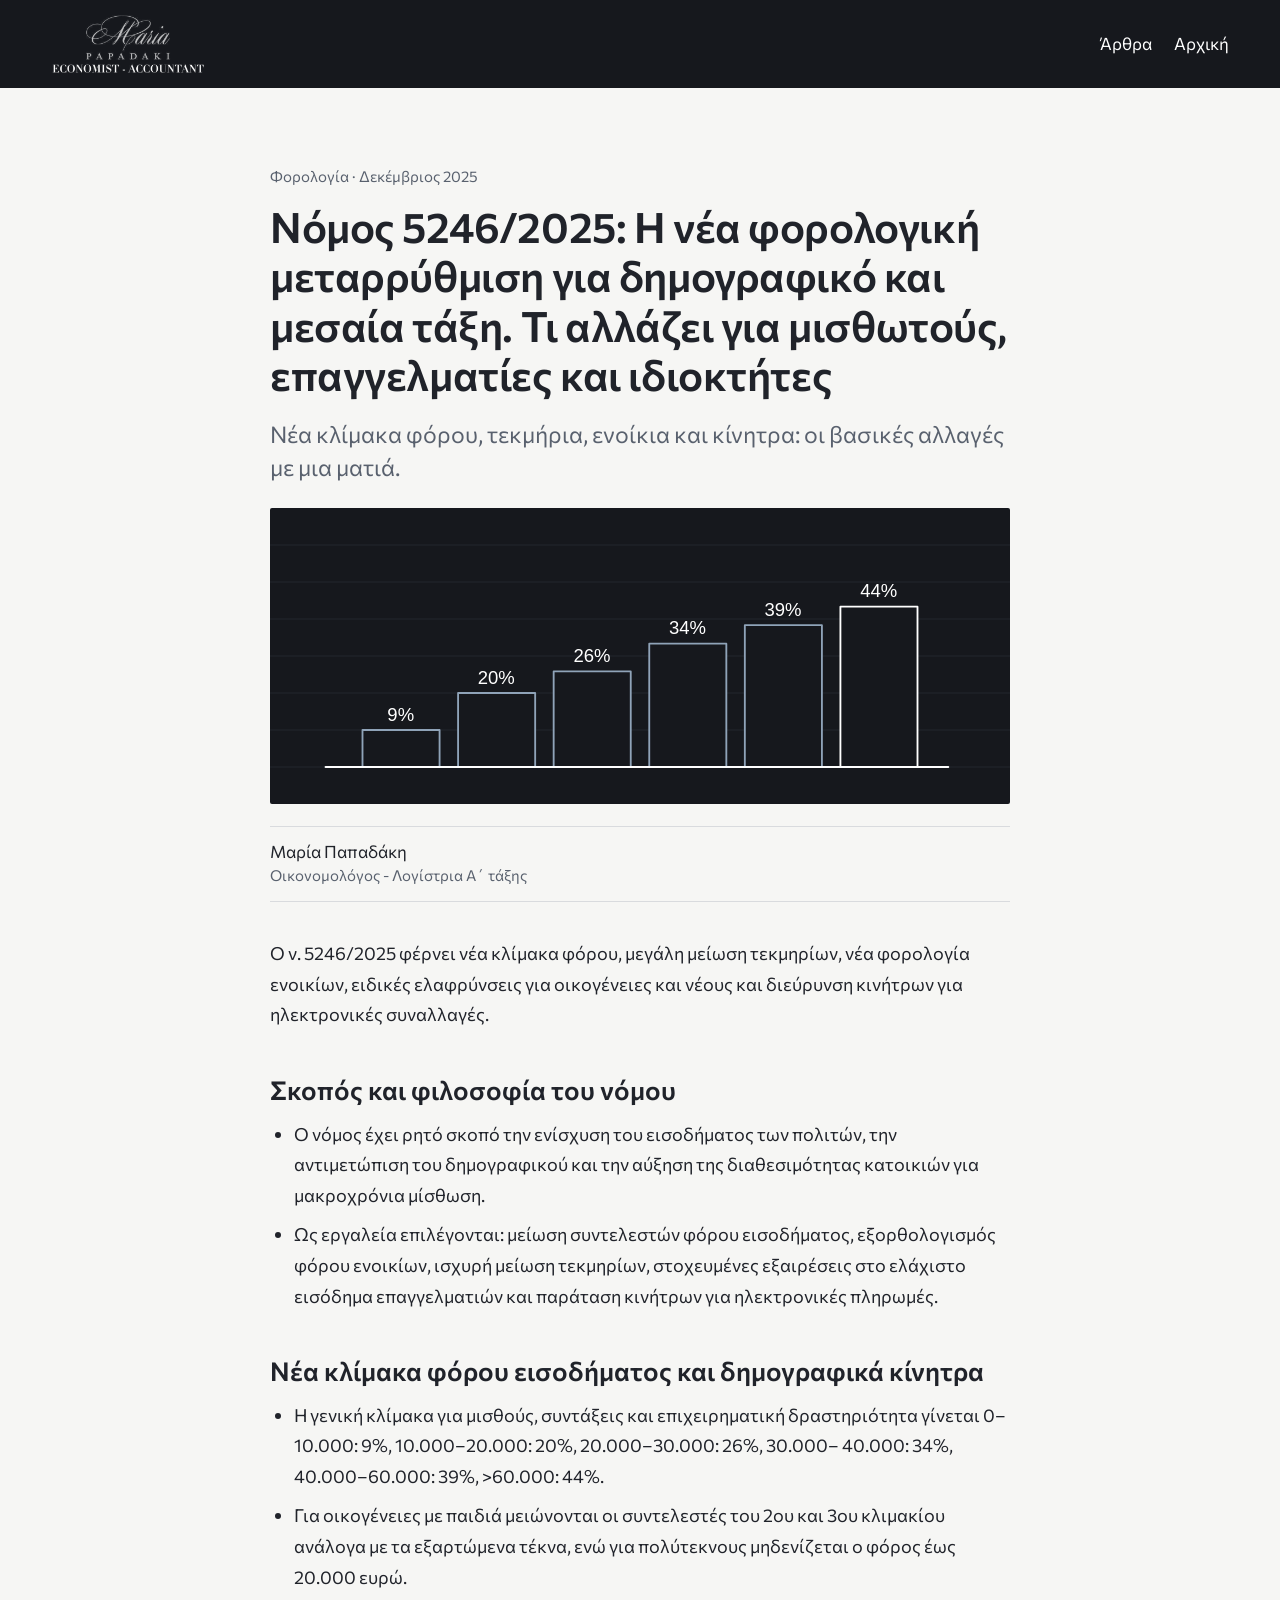
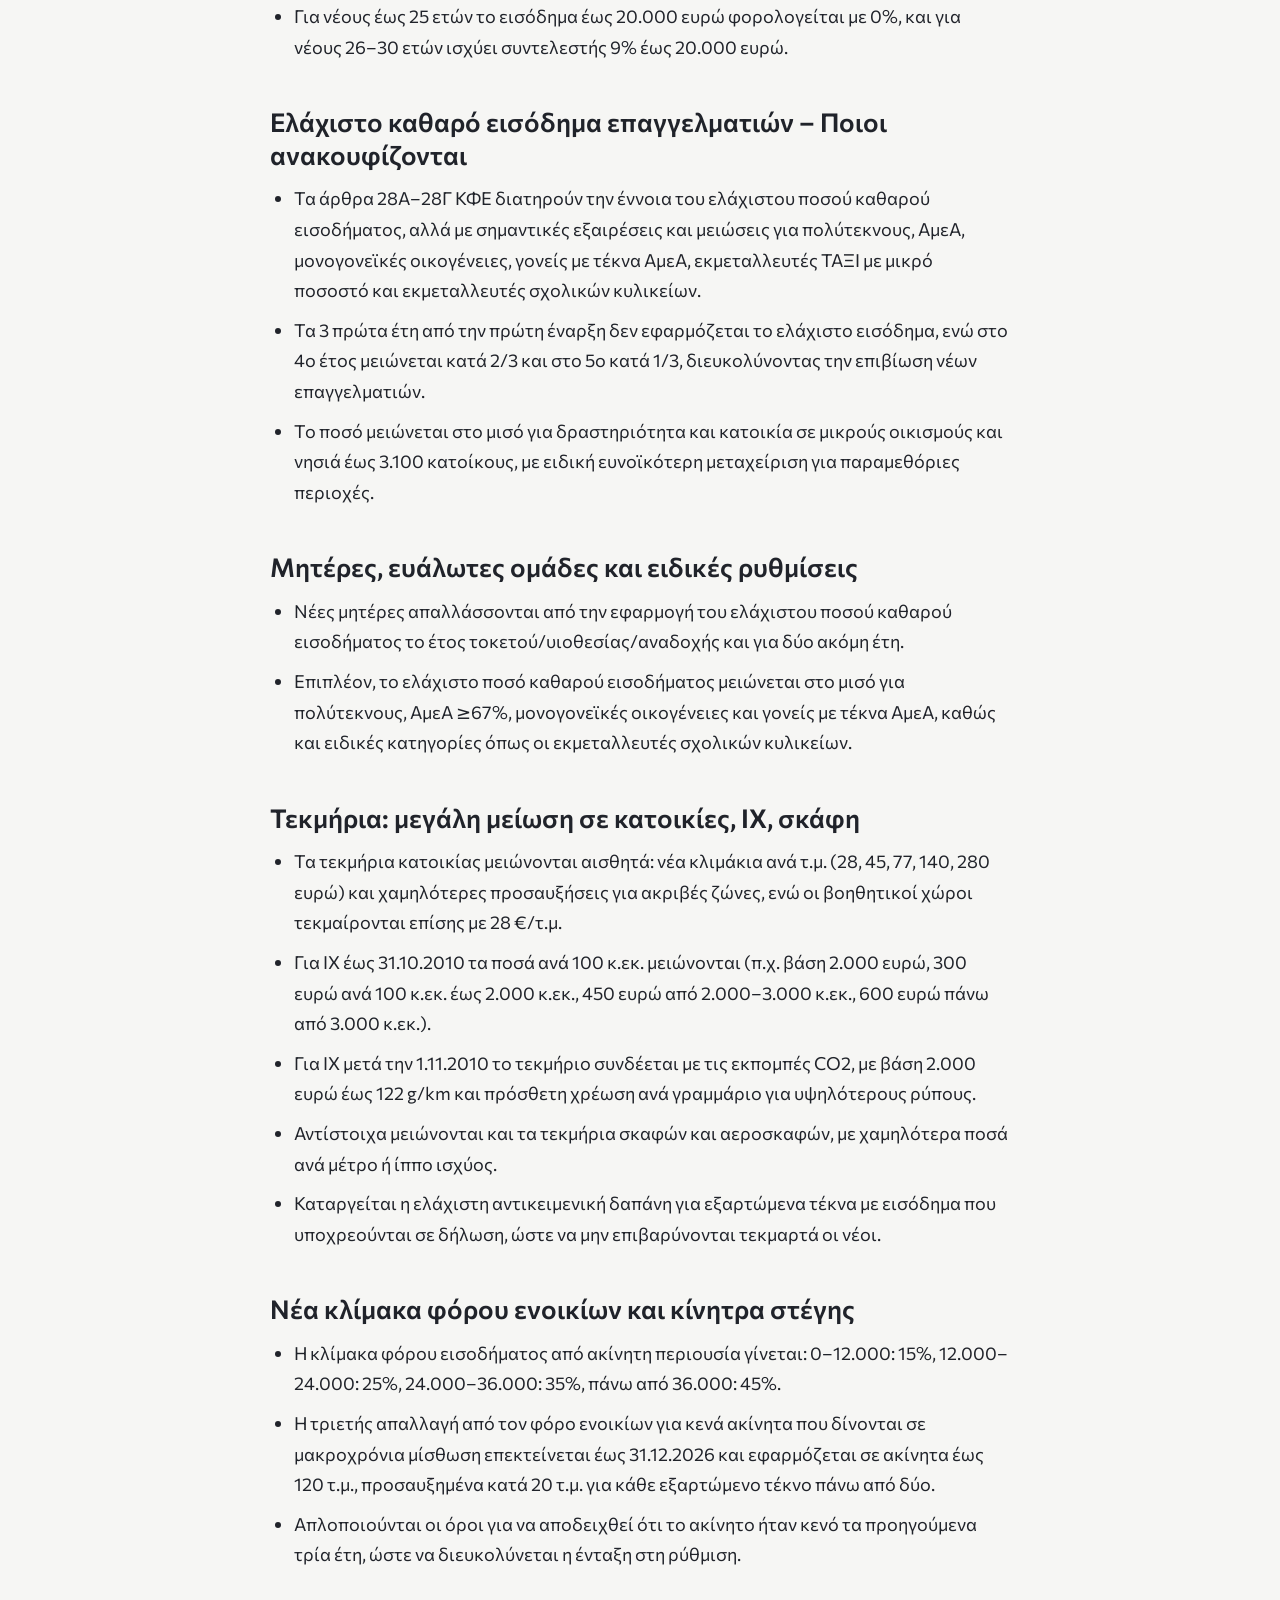
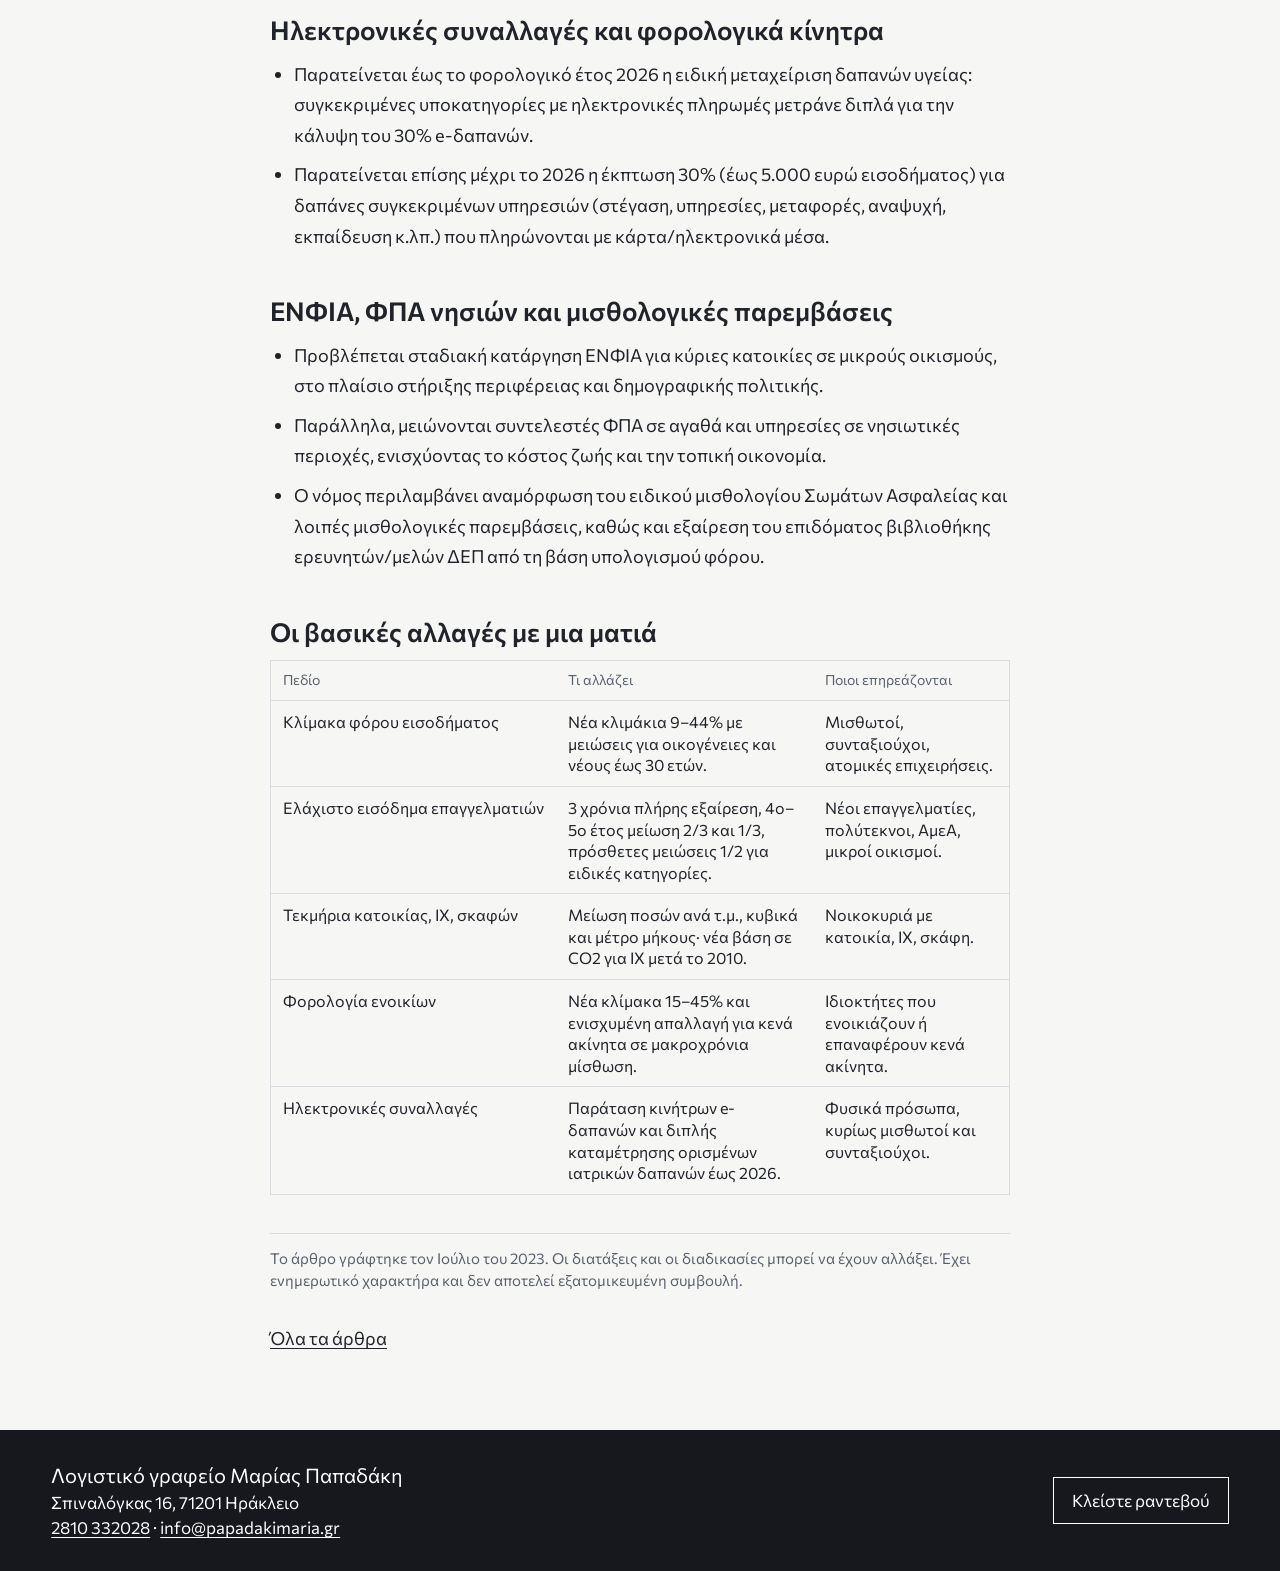
<file: arthro-nomos-5246.html>
<!doctype html><html lang="el"><head><meta charset="utf-8"><meta name="viewport" content="width=device-width,initial-scale=1"><title>Νόμος 5246/2025: Η νέα φορολογική μεταρρύθμιση για δημογραφικό και μεσαία τάξη. Τι αλλάζει για μισθωτούς, επαγγελματίες και ιδιοκτήτες | Μαρία Παπαδάκη</title><meta name="description" content="Νέα κλίμακα φόρου, τεκμήρια, ενοίκια και κίνητρα: οι βασικές αλλαγές με μια ματιά."><link rel="canonical" href="https://www.papadakimaria.gr/arthro-nomos-5246"><link rel="stylesheet" href="arthra.css"><link rel="icon" href="favicon.ico" sizes="any"><link rel="icon" type="image/png" href="favicon-192.png"><link rel="apple-touch-icon" href="apple-touch-icon.png"><script type="application/ld+json">{"@context": "https://schema.org", "@type": "Article", "headline": "Νόμος 5246/2025: Η νέα φορολογική μεταρρύθμιση για δημογραφικό και μεσαία τάξη. Τι αλλάζει για μισθωτούς, επαγγελματίες και ιδιοκτήτες", "datePublished": "2025-12-15", "author": {"@type": "Person", "name": "Μαρία Παπαδάκη"}, "mainEntityOfPage": "https://www.papadakimaria.gr/arthro-nomos-5246", "image": "https://www.papadakimaria.gr/img-nomos-5246.svg"}</script></head><body>
<header class="top"><a href="https://www.papadakimaria.gr/" aria-label="Αρχική"><img src="logo-white.png" alt="Μαρία Παπαδάκη, Οικονομολόγος - Λογίστρια"></a><nav aria-label="Κύρια"><a href="arthra.html">Άρθρα</a><a href="https://www.papadakimaria.gr/">Αρχική</a></nav></header>
<main><article><p class="kick">Φορολογία · Δεκέμβριος 2025</p><h1>Νόμος 5246/2025: Η νέα φορολογική μεταρρύθμιση για δημογραφικό και μεσαία τάξη. Τι αλλάζει για μισθωτούς, επαγγελματίες και ιδιοκτήτες</h1><p class="lead">Νέα κλίμακα φόρου, τεκμήρια, ενοίκια και κίνητρα: οι βασικές αλλαγές με μια ματιά.</p><img class="hero" src="img-nomos-5246.svg" alt="Κλιμάκωση φόρου εισοδήματος σε έξι σκαλοπάτια, από 9% έως 44%" width="1200" height="480"><p class="by">Μαρία Παπαδάκη<br><span>Οικονομολόγος - Λογίστρια Α΄ τάξης</span></p><div class="body"><p>Ο ν. 5246/2025 φέρνει νέα κλίμακα φόρου, μεγάλη μείωση τεκμηρίων, νέα φορολογία ενοικίων, ειδικές ελαφρύνσεις για οικογένειες και νέους και διεύρυνση κινήτρων για ηλεκτρονικές συναλλαγές.</p>
<h2>Σκοπός και φιλοσοφία του νόμου</h2>
<ul><li>Ο νόμος έχει ρητό σκοπό την ενίσχυση του εισοδήματος των πολιτών, την αντιμετώπιση του δημογραφικού και την αύξηση της διαθεσιμότητας κατοικιών για μακροχρόνια μίσθωση.</li><li>Ως εργαλεία επιλέγονται: μείωση συντελεστών φόρου εισοδήματος, εξορθολογισμός φόρου ενοικίων, ισχυρή μείωση τεκμηρίων, στοχευμένες εξαιρέσεις στο ελάχιστο εισόδημα επαγγελματιών και παράταση κινήτρων για ηλεκτρονικές πληρωμές.</li></ul>
<h2>Νέα κλίμακα φόρου εισοδήματος και δημογραφικά κίνητρα</h2>
<ul><li>Η γενική κλίμακα για μισθούς, συντάξεις και επιχειρηματική δραστηριότητα γίνεται 0–10.000: 9%, 10.000–20.000: 20%, 20.000–30.000: 26%, 30.000– 40.000: 34%, 40.000–60.000: 39%, &gt;60.000: 44%.</li><li>Για οικογένειες με παιδιά μειώνονται οι συντελεστές του 2ου και 3ου κλιμακίου ανάλογα με τα εξαρτώμενα τέκνα, ενώ για πολύτεκνους μηδενίζεται ο φόρος έως 20.000 ευρώ.</li><li>Για νέους έως 25 ετών το εισόδημα έως 20.000 ευρώ φορολογείται με 0%, και για νέους 26–30 ετών ισχύει συντελεστής 9% έως 20.000 ευρώ.</li></ul>
<h2>Ελάχιστο καθαρό εισόδημα επαγγελματιών – Ποιοι ανακουφίζονται</h2>
<ul><li>Τα άρθρα 28Α–28Γ ΚΦΕ διατηρούν την έννοια του ελάχιστου ποσού καθαρού εισοδήματος, αλλά με σημαντικές εξαιρέσεις και μειώσεις για πολύτεκνους, ΑμεΑ, μονογονεϊκές οικογένειες, γονείς με τέκνα ΑμεΑ, εκμεταλλευτές ΤΑΞΙ με μικρό ποσοστό και εκμεταλλευτές σχολικών κυλικείων.</li><li>Τα 3 πρώτα έτη από την πρώτη έναρξη δεν εφαρμόζεται το ελάχιστο εισόδημα, ενώ στο 4ο έτος μειώνεται κατά 2/3 και στο 5ο κατά 1/3, διευκολύνοντας την επιβίωση νέων επαγγελματιών.</li><li>Το ποσό μειώνεται στο μισό για δραστηριότητα και κατοικία σε μικρούς οικισμούς και νησιά έως 3.100 κατοίκους, με ειδική ευνοϊκότερη μεταχείριση για παραμεθόριες περιοχές.</li></ul>
<h2>Μητέρες, ευάλωτες ομάδες και ειδικές ρυθμίσεις</h2>
<ul><li>Νέες μητέρες απαλλάσσονται από την εφαρμογή του ελάχιστου ποσού καθαρού εισοδήματος το έτος τοκετού/υιοθεσίας/αναδοχής και για δύο ακόμη έτη.</li><li>Επιπλέον, το ελάχιστο ποσό καθαρού εισοδήματος μειώνεται στο μισό για πολύτεκνους, ΑμεΑ ≥67%, μονογονεϊκές οικογένειες και γονείς με τέκνα ΑμεΑ, καθώς και ειδικές κατηγορίες όπως οι εκμεταλλευτές σχολικών κυλικείων.</li></ul>
<h2>Τεκμήρια: μεγάλη μείωση σε κατοικίες, ΙΧ, σκάφη</h2>
<ul><li>Τα τεκμήρια κατοικίας μειώνονται αισθητά: νέα κλιμάκια ανά τ.μ. (28, 45, 77, 140, 280 ευρώ) και χαμηλότερες προσαυξήσεις για ακριβές ζώνες, ενώ οι βοηθητικοί χώροι τεκμαίρονται επίσης με 28 €/τ.μ.</li><li>Για ΙΧ έως 31.10.2010 τα ποσά ανά 100 κ.εκ. μειώνονται (π.χ. βάση 2.000 ευρώ, 300 ευρώ ανά 100 κ.εκ. έως 2.000 κ.εκ., 450 ευρώ από 2.000–3.000 κ.εκ., 600 ευρώ πάνω από 3.000 κ.εκ.).</li><li>Για ΙΧ μετά την 1.11.2010 το τεκμήριο συνδέεται με τις εκπομπές CO2, με βάση 2.000 ευρώ έως 122 g/km και πρόσθετη χρέωση ανά γραμμάριο για υψηλότερους ρύπους.</li><li>Αντίστοιχα μειώνονται και τα τεκμήρια σκαφών και αεροσκαφών, με χαμηλότερα ποσά ανά μέτρο ή ίππο ισχύος.</li><li>Καταργείται η ελάχιστη αντικειμενική δαπάνη για εξαρτώμενα τέκνα με εισόδημα που υποχρεούνται σε δήλωση, ώστε να μην επιβαρύνονται τεκμαρτά οι νέοι.</li></ul>
<h2>Νέα κλίμακα φόρου ενοικίων και κίνητρα στέγης</h2>
<ul><li>Η κλίμακα φόρου εισοδήματος από ακίνητη περιουσία γίνεται: 0–12.000: 15%, 12.000–24.000: 25%, 24.000–36.000: 35%, πάνω από 36.000: 45%.</li><li>Η τριετής απαλλαγή από τον φόρο ενοικίων για κενά ακίνητα που δίνονται σε μακροχρόνια μίσθωση επεκτείνεται έως 31.12.2026 και εφαρμόζεται σε ακίνητα έως 120 τ.μ., προσαυξημένα κατά 20 τ.μ. για κάθε εξαρτώμενο τέκνο πάνω από δύο.</li><li>Απλοποιούνται οι όροι για να αποδειχθεί ότι το ακίνητο ήταν κενό τα προηγούμενα τρία έτη, ώστε να διευκολύνεται η ένταξη στη ρύθμιση.</li></ul>
<h2>Ηλεκτρονικές συναλλαγές και φορολογικά κίνητρα</h2>
<ul><li>Παρατείνεται έως το φορολογικό έτος 2026 η ειδική μεταχείριση δαπανών υγείας: συγκεκριμένες υποκατηγορίες με ηλεκτρονικές πληρωμές μετράνε διπλά για την κάλυψη του 30% e-δαπανών.</li><li>Παρατείνεται επίσης μέχρι το 2026 η έκπτωση 30% (έως 5.000 ευρώ εισοδήματος) για δαπάνες συγκεκριμένων υπηρεσιών (στέγαση, υπηρεσίες, μεταφορές, αναψυχή, εκπαίδευση κ.λπ.) που πληρώνονται με κάρτα/ηλεκτρονικά μέσα.</li></ul>
<h2>ΕΝΦΙΑ, ΦΠΑ νησιών και μισθολογικές παρεμβάσεις</h2>
<ul><li>Προβλέπεται σταδιακή κατάργηση ΕΝΦΙΑ για κύριες κατοικίες σε μικρούς οικισμούς, στο πλαίσιο στήριξης περιφέρειας και δημογραφικής πολιτικής.</li><li>Παράλληλα, μειώνονται συντελεστές ΦΠΑ σε αγαθά και υπηρεσίες σε νησιωτικές περιοχές, ενισχύοντας το κόστος ζωής και την τοπική οικονομία.</li><li>Ο νόμος περιλαμβάνει αναμόρφωση του ειδικού μισθολογίου Σωμάτων Ασφαλείας και λοιπές μισθολογικές παρεμβάσεις, καθώς και εξαίρεση του επιδόματος βιβλιοθήκης ερευνητών/μελών ΔΕΠ από τη βάση υπολογισμού φόρου.</li></ul>
<h2>Οι βασικές αλλαγές με μια ματιά</h2>
<div class="tw"><table><thead><tr><th scope="col">Πεδίο</th><th scope="col">Τι αλλάζει</th><th scope="col">Ποιοι επηρεάζονται</th></tr></thead><tbody><tr><th scope=row>Κλίμακα φόρου εισοδήματος</th><td>Νέα κλιμάκια 9–44% με μειώσεις για οικογένειες και νέους έως 30 ετών.</td><td>Μισθωτοί, συνταξιούχοι, ατομικές επιχειρήσεις.</td></tr><tr><th scope=row>Ελάχιστο εισόδημα επαγγελματιών</th><td>3 χρόνια πλήρης εξαίρεση, 4ο–5ο έτος μείωση 2/3 και 1/3, πρόσθετες μειώσεις 1/2 για ειδικές κατηγορίες.</td><td>Νέοι επαγγελματίες, πολύτεκνοι, ΑμεΑ, μικροί οικισμοί.</td></tr><tr><th scope=row>Τεκμήρια κατοικίας, ΙΧ, σκαφών</th><td>Μείωση ποσών ανά τ.μ., κυβικά και μέτρο μήκους· νέα βάση σε CO2 για ΙΧ μετά το 2010.</td><td>Νοικοκυριά με κατοικία, ΙΧ, σκάφη.</td></tr><tr><th scope=row>Φορολογία ενοικίων</th><td>Νέα κλίμακα 15–45% και ενισχυμένη απαλλαγή για κενά ακίνητα σε μακροχρόνια μίσθωση.</td><td>Ιδιοκτήτες που ενοικιάζουν ή επαναφέρουν κενά ακίνητα.</td></tr><tr><th scope=row>Ηλεκτρονικές συναλλαγές</th><td>Παράταση κινήτρων e-δαπανών και διπλής καταμέτρησης ορισμένων ιατρικών δαπανών έως 2026.</td><td>Φυσικά πρόσωπα, κυρίως μισθωτοί και συνταξιούχοι.</td></tr></tbody></table></div></div><p class="note">Το άρθρο γράφτηκε τον Ιούλιο του 2023. Οι διατάξεις και οι διαδικασίες μπορεί να έχουν αλλάξει. Έχει ενημερωτικό χαρακτήρα και δεν αποτελεί εξατομικευμένη συμβουλή.</p><p class="back"><a href="arthra.html">Όλα τα άρθρα</a></p></article></main><footer class="foot"><div><p class="ft">Λογιστικό γραφείο Μαρίας Παπαδάκη</p><p>Σπιναλόγκας 16, 71201 Ηράκλειο</p><p><a href="tel:+302810332028">2810 332028</a> · <a href="mailto:info@papadakimaria.gr">info@papadakimaria.gr</a></p></div><p class="cta"><a href="https://www.papadakimaria.gr/">Κλείστε ραντεβού</a></p></footer></body></html>
</file>
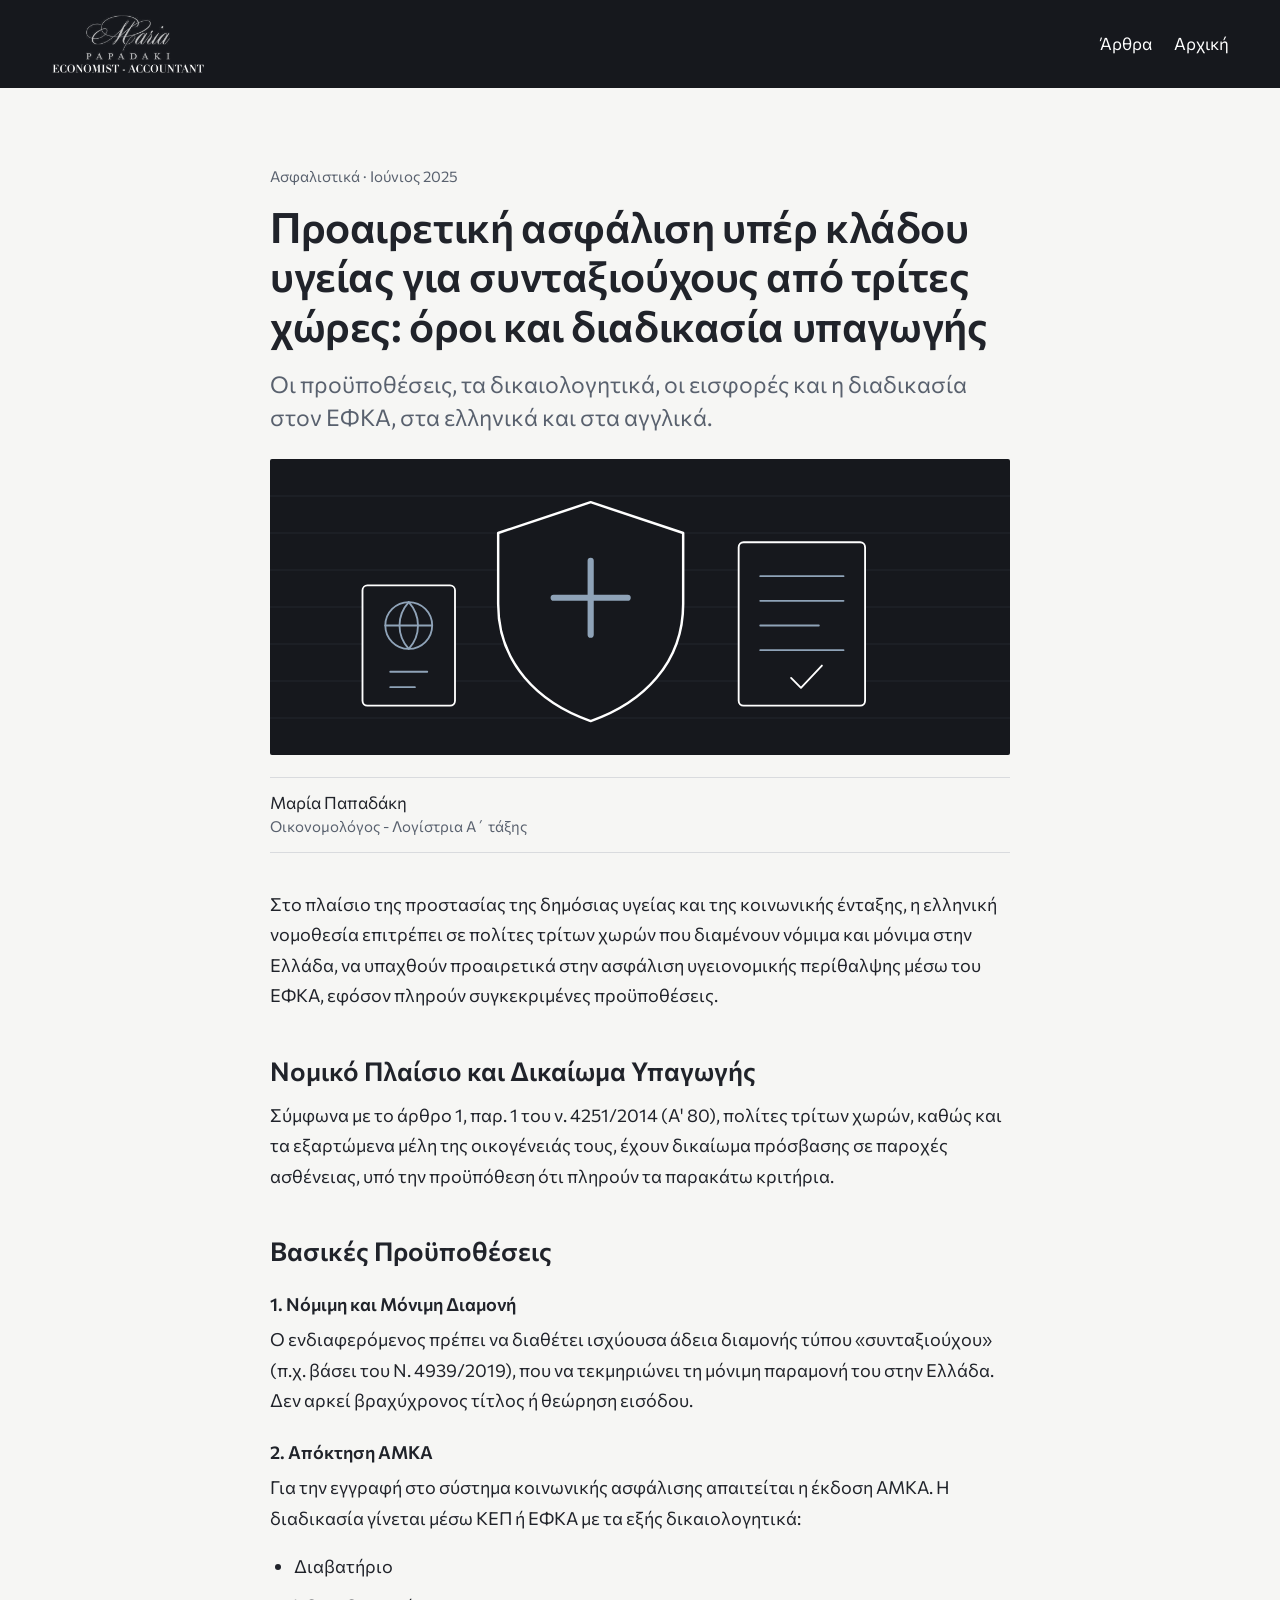
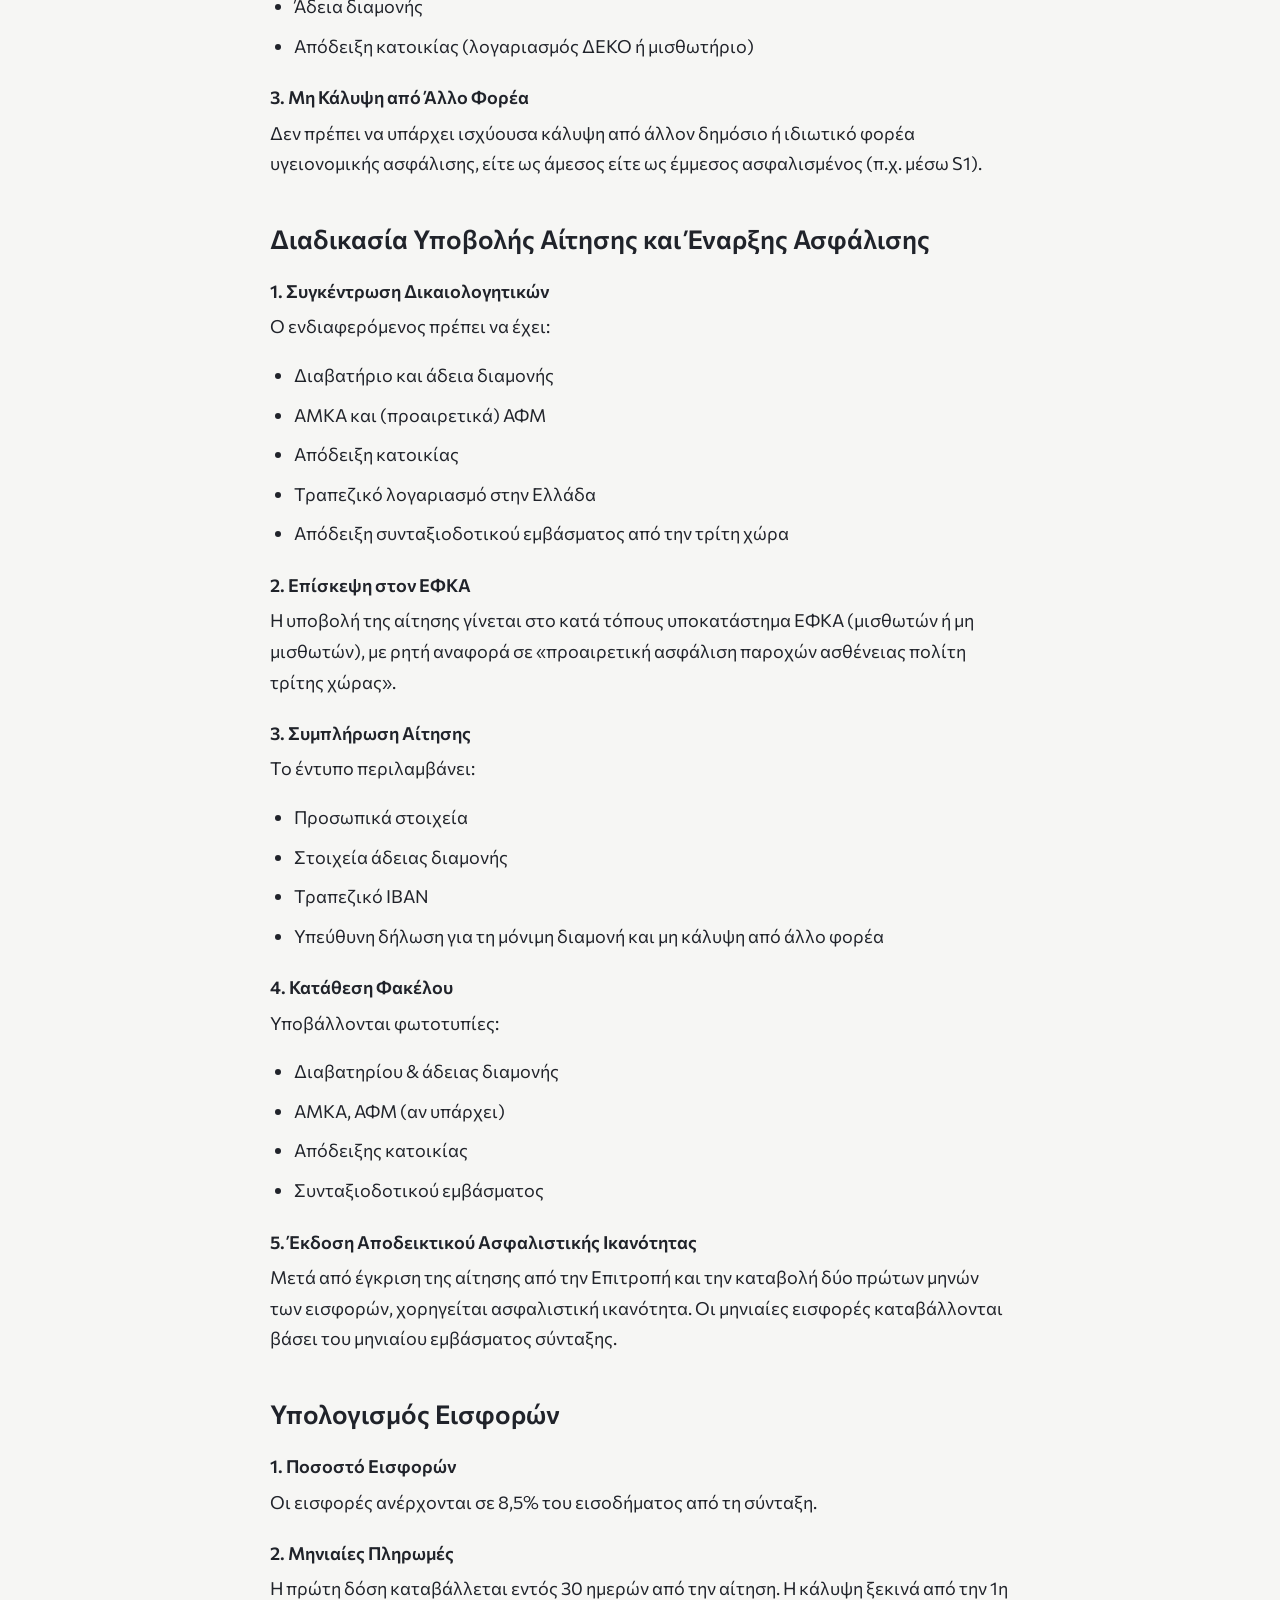
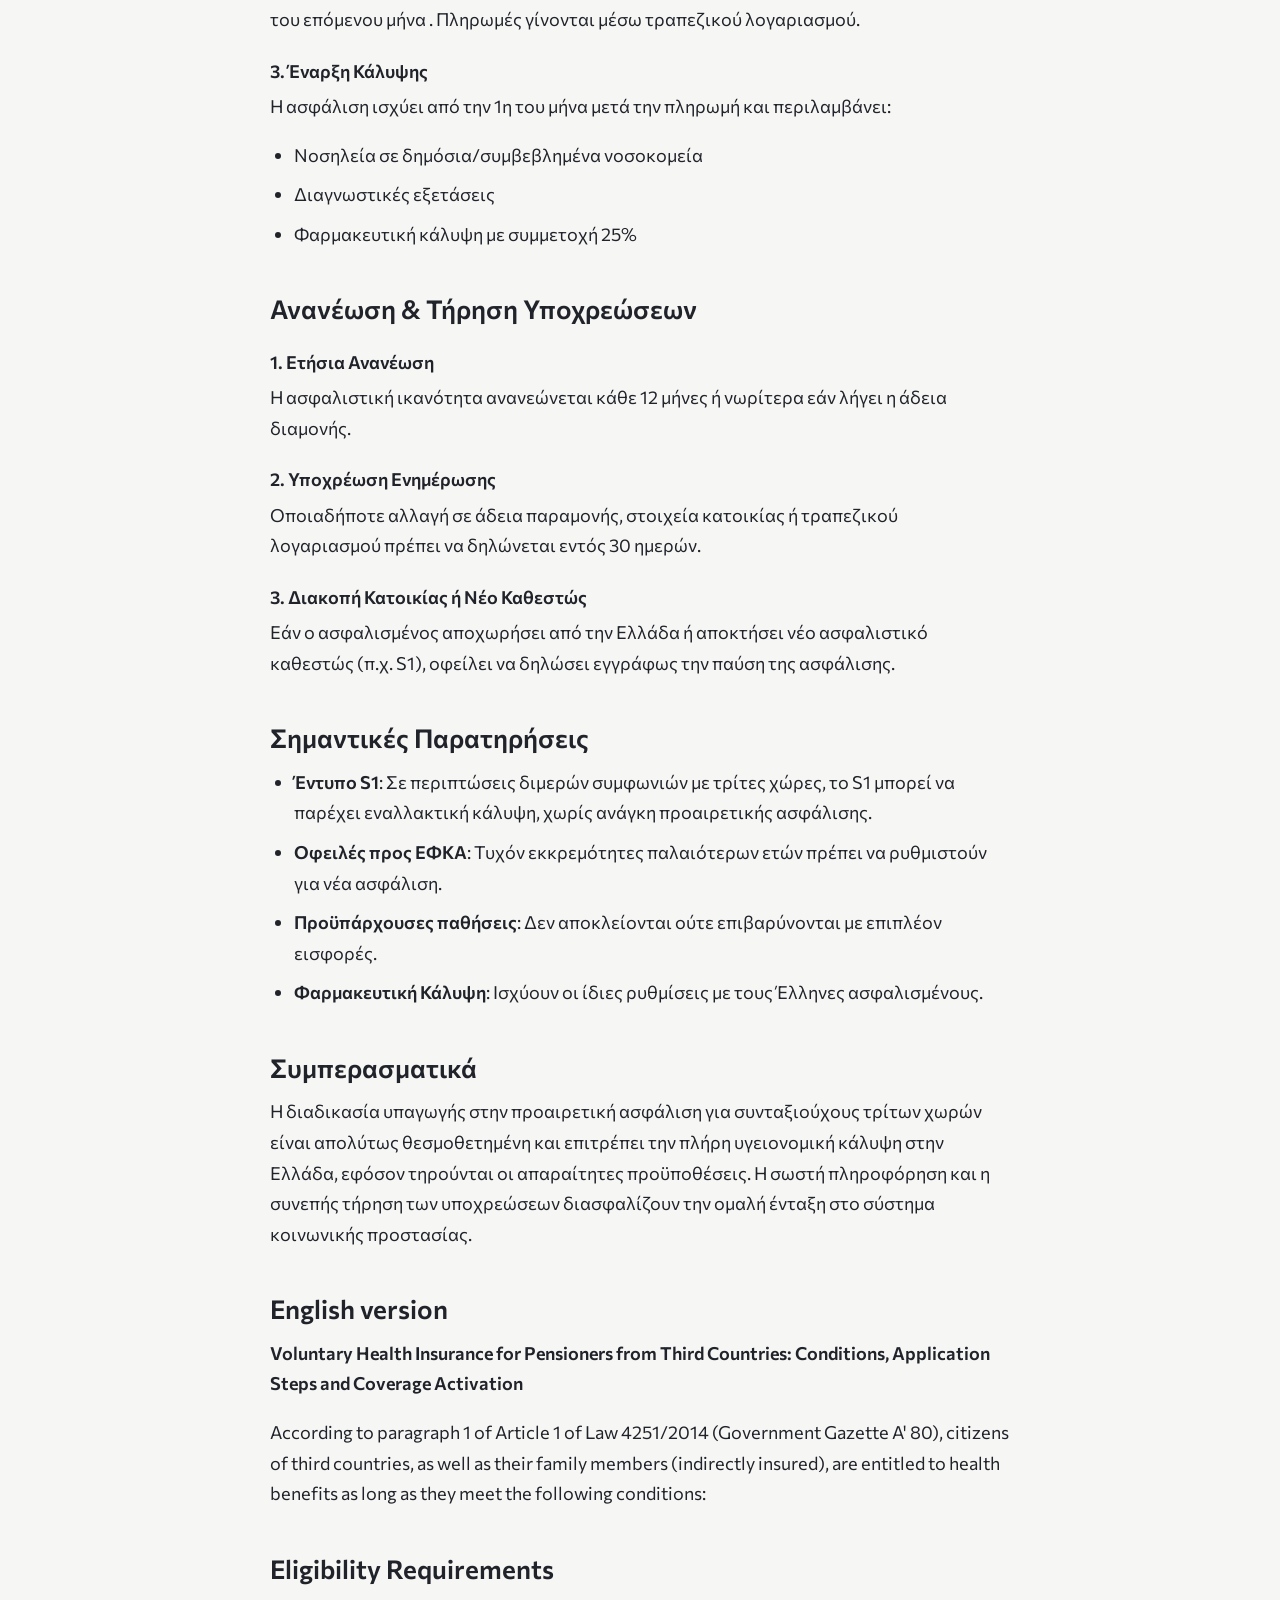
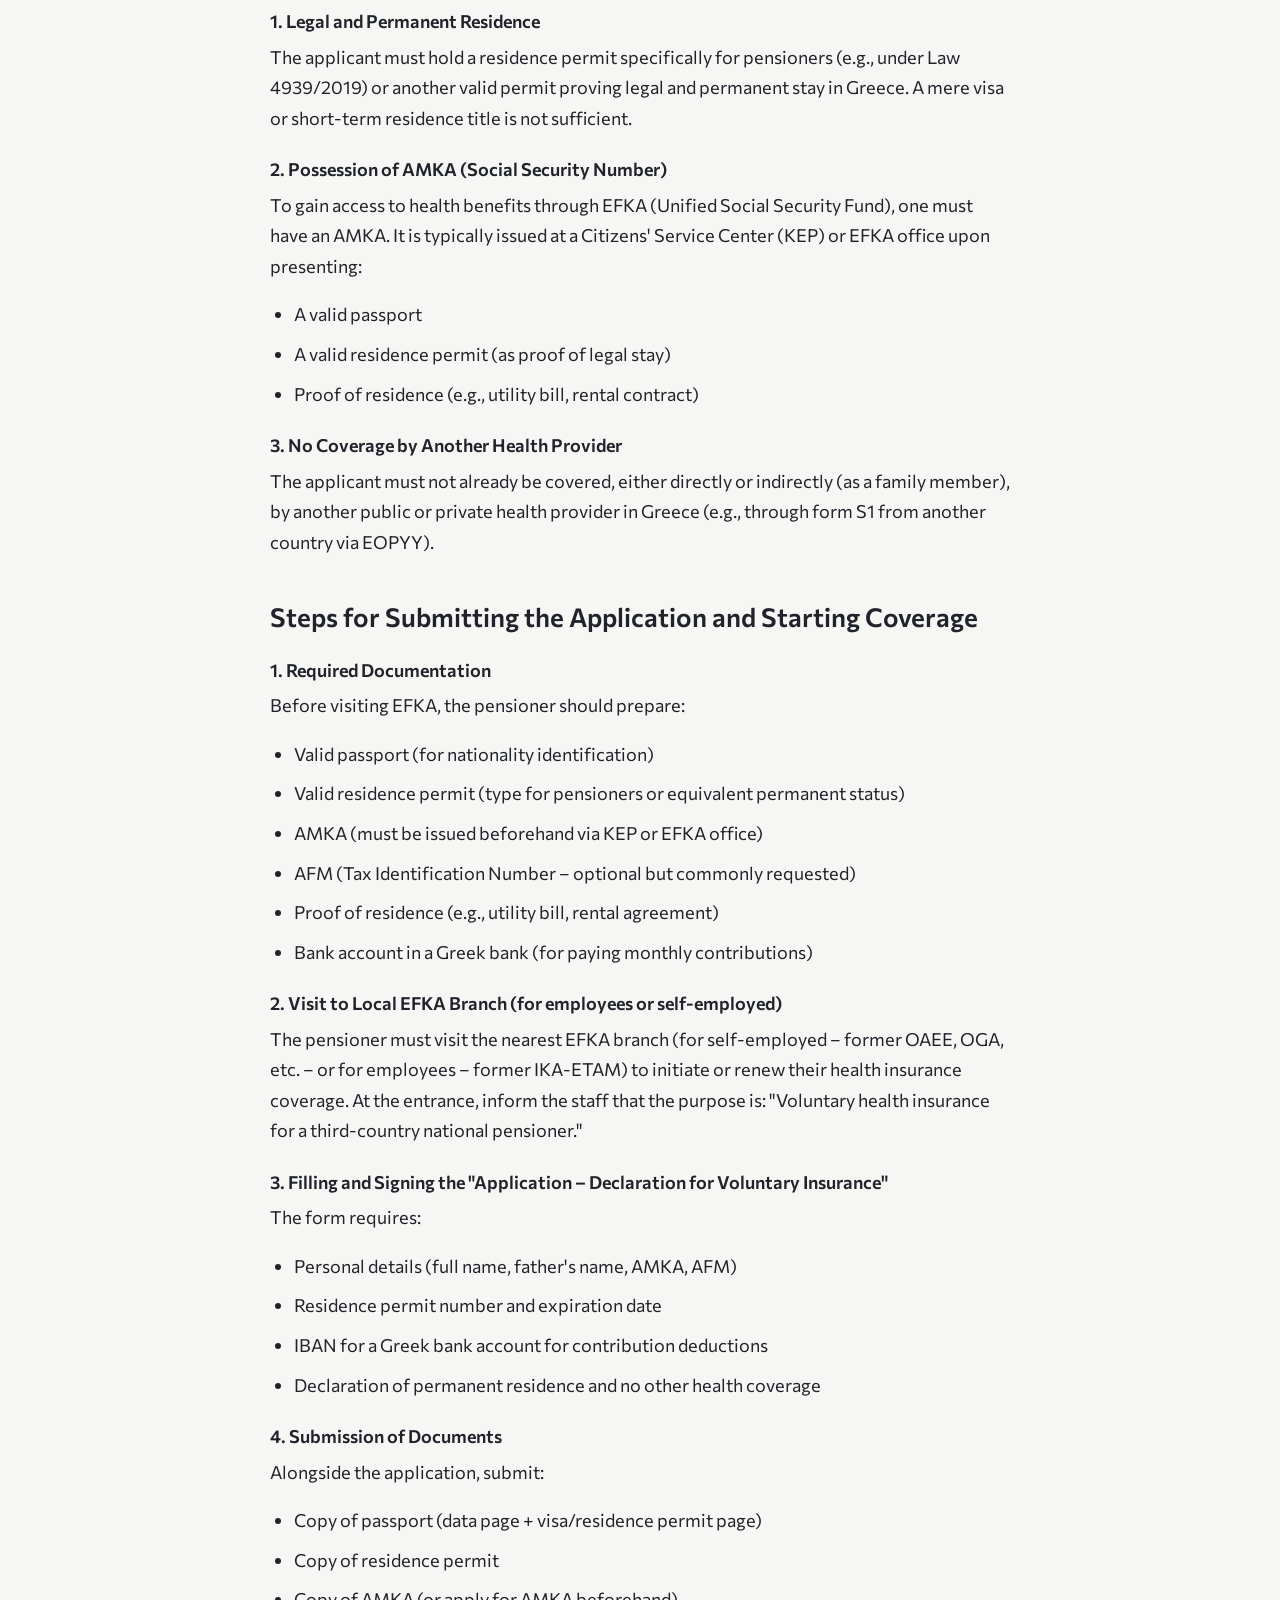
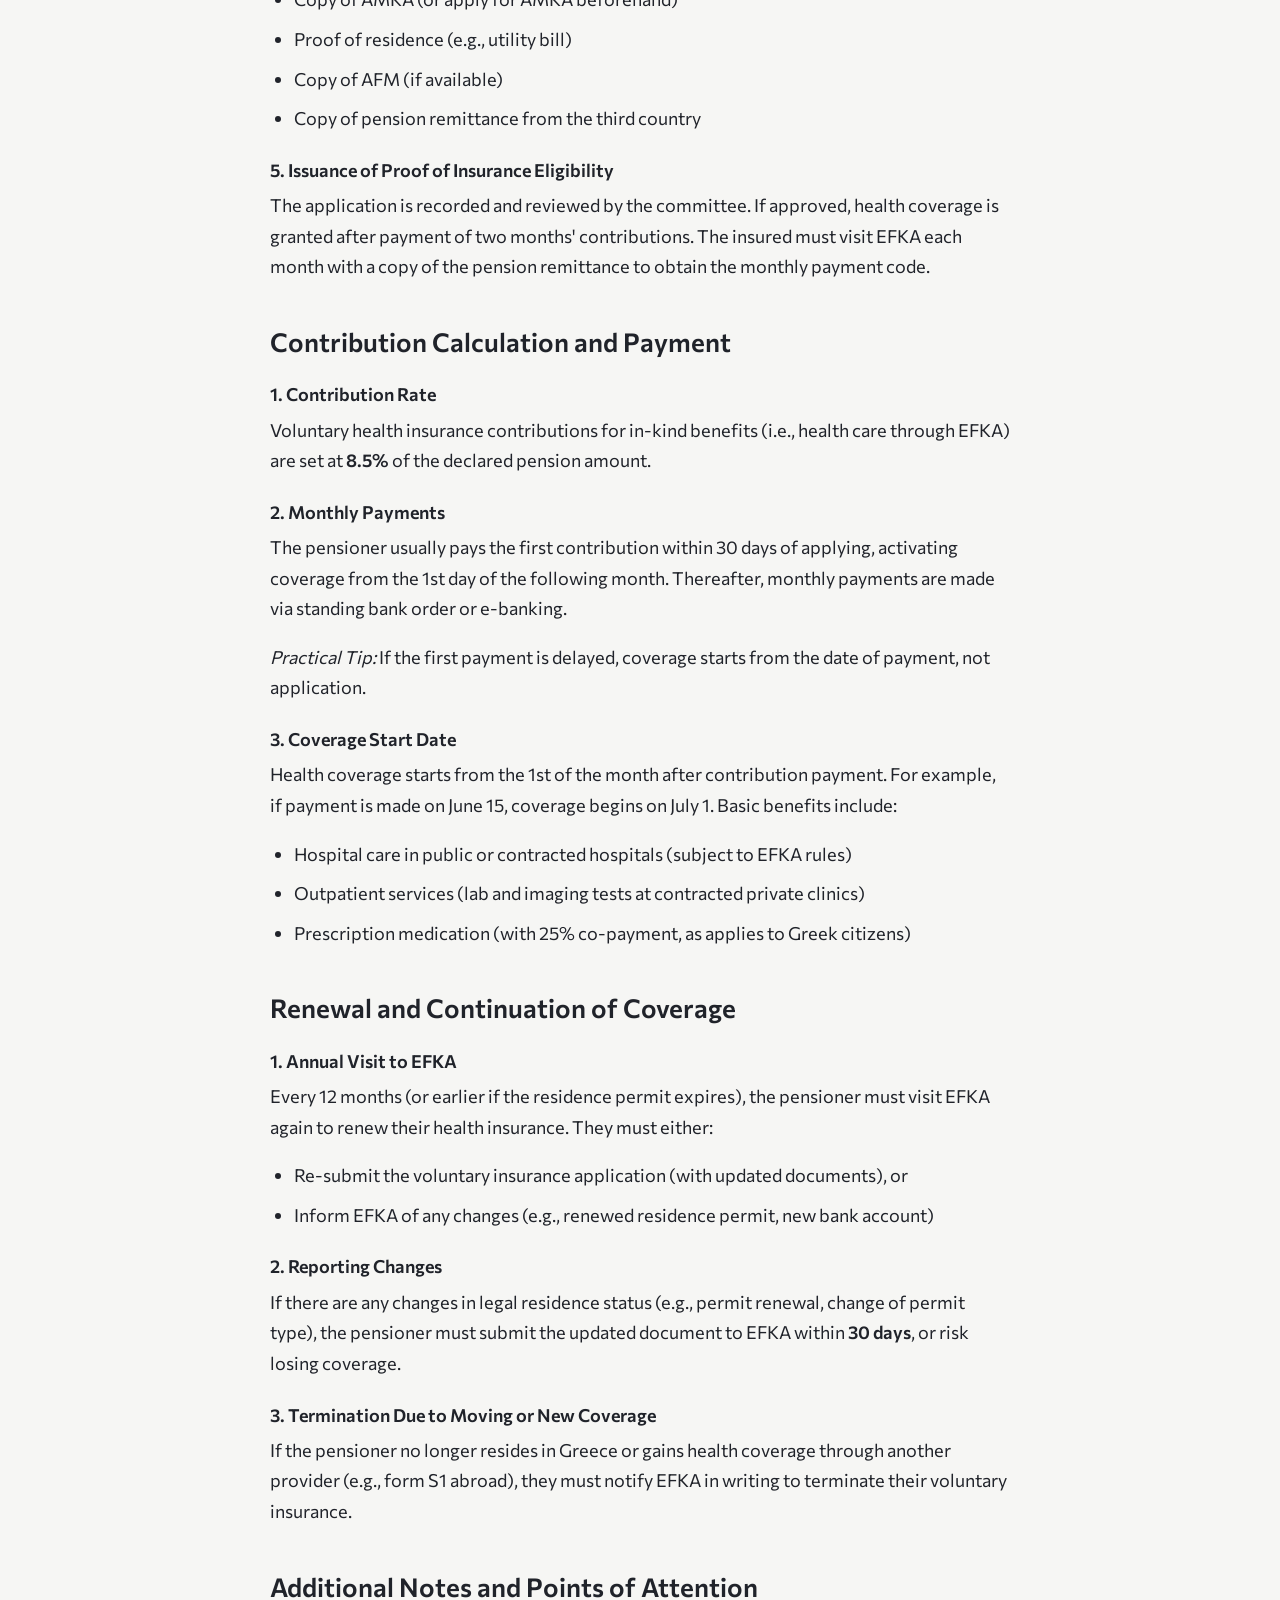
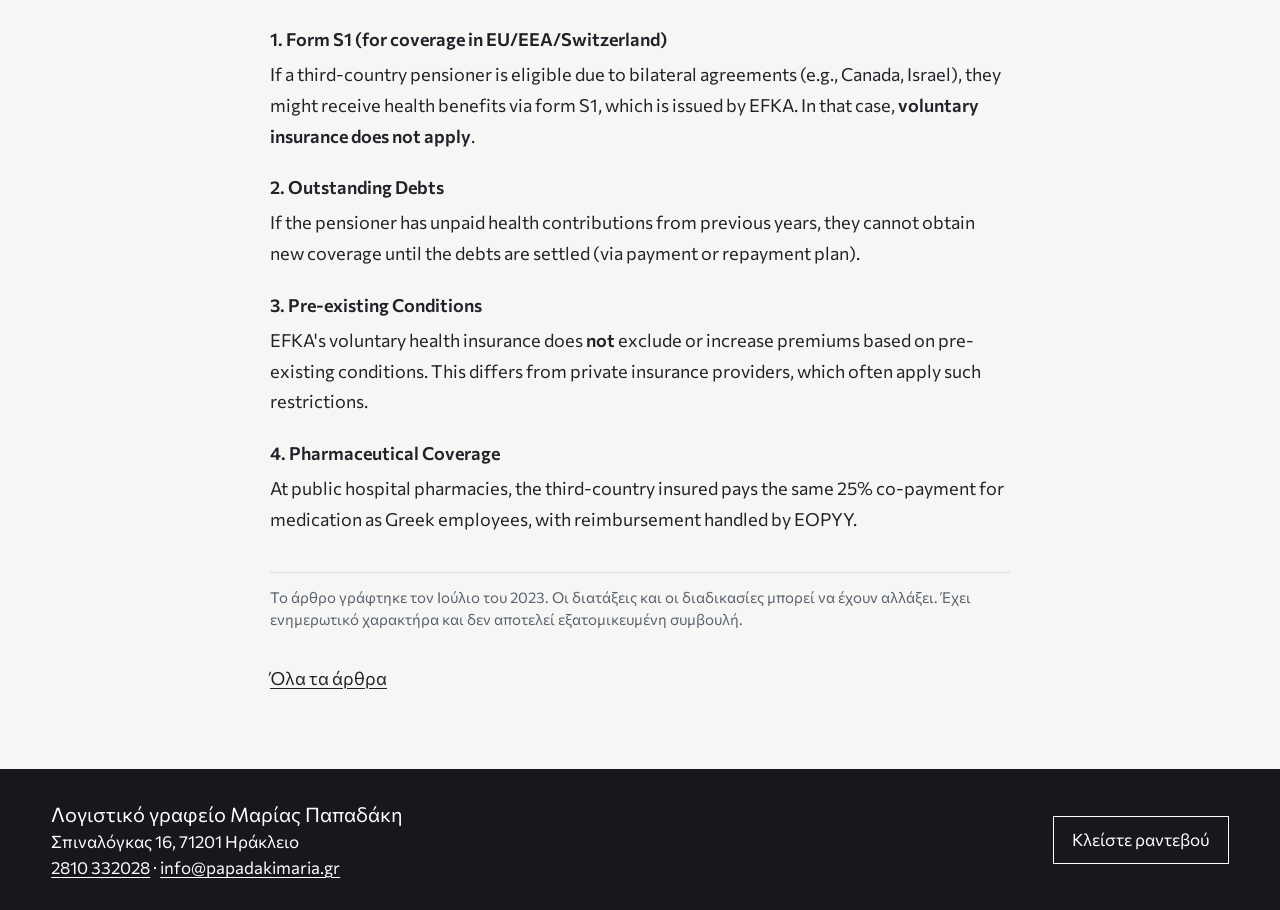
<file: arthro-proairetiki-asfalisi.html>
<!doctype html><html lang="el"><head><meta charset="utf-8"><meta name="viewport" content="width=device-width,initial-scale=1"><title>Προαιρετική ασφάλιση υπέρ κλάδου υγείας για συνταξιούχους από τρίτες χώρες: όροι και διαδικασία υπαγωγής | Μαρία Παπαδάκη</title><meta name="description" content="Οι προϋποθέσεις, τα δικαιολογητικά, οι εισφορές και η διαδικασία στον ΕΦΚΑ, στα ελληνικά και στα αγγλικά."><link rel="canonical" href="https://www.papadakimaria.gr/arthro-proairetiki-asfalisi"><link rel="stylesheet" href="arthra.css"><link rel="icon" href="favicon.ico" sizes="any"><link rel="icon" type="image/png" href="favicon-192.png"><link rel="apple-touch-icon" href="apple-touch-icon.png"><script type="application/ld+json">{"@context": "https://schema.org", "@type": "Article", "headline": "Προαιρετική ασφάλιση υπέρ κλάδου υγείας για συνταξιούχους από τρίτες χώρες: όροι και διαδικασία υπαγωγής", "datePublished": "2025-06-24", "author": {"@type": "Person", "name": "Μαρία Παπαδάκη"}, "mainEntityOfPage": "https://www.papadakimaria.gr/arthro-proairetiki-asfalisi", "image": "https://www.papadakimaria.gr/img-asfalisi.svg"}</script></head><body>
<header class="top"><a href="https://www.papadakimaria.gr/" aria-label="Αρχική"><img src="logo-white.png" alt="Μαρία Παπαδάκη, Οικονομολόγος - Λογίστρια"></a><nav aria-label="Κύρια"><a href="arthra.html">Άρθρα</a><a href="https://www.papadakimaria.gr/">Αρχική</a></nav></header>
<main><article><p class="kick">Ασφαλιστικά · Ιούνιος 2025</p><h1>Προαιρετική ασφάλιση υπέρ κλάδου υγείας για συνταξιούχους από τρίτες χώρες: όροι και διαδικασία υπαγωγής</h1><p class="lead">Οι προϋποθέσεις, τα δικαιολογητικά, οι εισφορές και η διαδικασία στον ΕΦΚΑ, στα ελληνικά και στα αγγλικά.</p><img class="hero" src="img-asfalisi.svg" alt="Ασπίδα με σταυρό υγείας δίπλα σε έγγραφο" width="1200" height="480"><p class="by">Μαρία Παπαδάκη<br><span>Οικονομολόγος - Λογίστρια Α΄ τάξης</span></p><div class="body"><p>Στο πλαίσιο της προστασίας της δημόσιας υγείας και της κοινωνικής ένταξης, η ελληνική νομοθεσία επιτρέπει σε πολίτες τρίτων χωρών που διαμένουν νόμιμα και μόνιμα στην Ελλάδα, να υπαχθούν προαιρετικά στην ασφάλιση υγειονομικής περίθαλψης μέσω του ΕΦΚΑ, εφόσον πληρούν συγκεκριμένες προϋποθέσεις.</p>
<h2>Νομικό Πλαίσιο και Δικαίωμα Υπαγωγής</h2>
<p>Σύμφωνα με το άρθρο 1, παρ. 1 του ν. 4251/2014 (Α' 80), πολίτες τρίτων χωρών, καθώς και τα εξαρτώμενα μέλη της οικογένειάς τους, έχουν δικαίωμα πρόσβασης σε παροχές ασθένειας, υπό την προϋπόθεση ότι πληρούν τα παρακάτω κριτήρια.</p>
<h2>Βασικές Προϋποθέσεις</h2>
<h3>1. Νόμιμη και Μόνιμη Διαμονή</h3>
<p>Ο ενδιαφερόμενος πρέπει να διαθέτει ισχύουσα άδεια διαμονής τύπου «συνταξιούχου» (π.χ. βάσει του Ν. 4939/2019), που να τεκμηριώνει τη μόνιμη παραμονή του στην Ελλάδα. Δεν αρκεί βραχύχρονος τίτλος ή θεώρηση εισόδου.</p>
<h3>2. Απόκτηση ΑΜΚΑ</h3>
<p>Για την εγγραφή στο σύστημα κοινωνικής ασφάλισης απαιτείται η έκδοση ΑΜΚΑ. Η διαδικασία γίνεται μέσω ΚΕΠ ή ΕΦΚΑ με τα εξής δικαιολογητικά:</p>
<ul><li>Διαβατήριο</li><li>Άδεια διαμονής</li><li>Απόδειξη κατοικίας (λογαριασμός ΔΕΚΟ ή μισθωτήριο)</li></ul>
<h3>3. Μη Κάλυψη από Άλλο Φορέα</h3>
<p>Δεν πρέπει να υπάρχει ισχύουσα κάλυψη από άλλον δημόσιο ή ιδιωτικό φορέα υγειονομικής ασφάλισης, είτε ως άμεσος είτε ως έμμεσος ασφαλισμένος (π.χ. μέσω S1).</p>
<h2>Διαδικασία Υποβολής Αίτησης και Έναρξης Ασφάλισης</h2>
<h3>1. Συγκέντρωση Δικαιολογητικών</h3>
<p>Ο ενδιαφερόμενος πρέπει να έχει:</p>
<ul><li>Διαβατήριο και άδεια διαμονής</li><li>ΑΜΚΑ και (προαιρετικά) ΑΦΜ</li><li>Απόδειξη κατοικίας</li><li>Τραπεζικό λογαριασμό στην Ελλάδα</li><li>Απόδειξη συνταξιοδοτικού εμβάσματος από την τρίτη χώρα</li></ul>
<h3>2. Επίσκεψη στον ΕΦΚΑ</h3>
<p>Η υποβολή της αίτησης γίνεται στο κατά τόπους υποκατάστημα ΕΦΚΑ (μισθωτών ή μη μισθωτών), με ρητή αναφορά σε «προαιρετική ασφάλιση παροχών ασθένειας πολίτη τρίτης χώρας».</p>
<h3>3. Συμπλήρωση Αίτησης</h3>
<p>Το έντυπο περιλαμβάνει:</p>
<ul><li>Προσωπικά στοιχεία</li><li>Στοιχεία άδειας διαμονής</li><li>Τραπεζικό IBAN</li><li>Υπεύθυνη δήλωση για τη μόνιμη διαμονή και μη κάλυψη από άλλο φορέα</li></ul>
<h3>4. Κατάθεση Φακέλου</h3>
<p>Υποβάλλονται φωτοτυπίες:</p>
<ul><li>Διαβατηρίου &amp; άδειας διαμονής</li><li>ΑΜΚΑ, ΑΦΜ (αν υπάρχει)</li><li>Απόδειξης κατοικίας</li><li>Συνταξιοδοτικού εμβάσματος</li></ul>
<h3>5. Έκδοση Αποδεικτικού Ασφαλιστικής Ικανότητας</h3>
<p>Μετά από έγκριση της αίτησης από την Επιτροπή και την καταβολή δύο πρώτων μηνών των εισφορών, χορηγείται ασφαλιστική ικανότητα. Οι μηνιαίες εισφορές καταβάλλονται βάσει του μηνιαίου εμβάσματος σύνταξης.</p>
<h2>Υπολογισμός Εισφορών</h2>
<h3>1. Ποσοστό Εισφορών</h3>
<p>Οι εισφορές ανέρχονται σε 8,5% του εισοδήματος από τη σύνταξη.</p>
<h3>2. Μηνιαίες Πληρωμές</h3>
<p>Η πρώτη δόση καταβάλλεται εντός 30 ημερών από την αίτηση. Η κάλυψη ξεκινά από την 1η του επόμενου μήνα . Πληρωμές γίνονται μέσω τραπεζικού λογαριασμού.</p>
<h3>3. Έναρξη Κάλυψης</h3>
<p>Η ασφάλιση ισχύει από την 1η του μήνα μετά την πληρωμή και περιλαμβάνει:</p>
<ul><li>Νοσηλεία σε δημόσια/συμβεβλημένα νοσοκομεία</li><li>Διαγνωστικές εξετάσεις</li><li>Φαρμακευτική κάλυψη με συμμετοχή 25%</li></ul>
<h2>Ανανέωση &amp; Τήρηση Υποχρεώσεων</h2>
<h3>1. Ετήσια Ανανέωση</h3>
<p>Η ασφαλιστική ικανότητα ανανεώνεται κάθε 12 μήνες ή νωρίτερα εάν λήγει η άδεια διαμονής.</p>
<h3>2. Υποχρέωση Ενημέρωσης</h3>
<p>Οποιαδήποτε αλλαγή σε άδεια παραμονής, στοιχεία κατοικίας ή τραπεζικού λογαριασμού πρέπει να δηλώνεται εντός 30 ημερών.</p>
<h3>3. Διακοπή Κατοικίας ή Νέο Καθεστώς</h3>
<p>Εάν ο ασφαλισμένος αποχωρήσει από την Ελλάδα ή αποκτήσει νέο ασφαλιστικό καθεστώς (π.χ. S1), οφείλει να δηλώσει εγγράφως την παύση της ασφάλισης.</p>
<h2>Σημαντικές Παρατηρήσεις</h2>
<ul><li><strong>Έντυπο S1</strong>: Σε περιπτώσεις διμερών συμφωνιών με τρίτες χώρες, το S1 μπορεί να παρέχει εναλλακτική κάλυψη, χωρίς ανάγκη προαιρετικής ασφάλισης.</li><li><strong>Οφειλές προς ΕΦΚΑ</strong>: Τυχόν εκκρεμότητες παλαιότερων ετών πρέπει να ρυθμιστούν για νέα ασφάλιση.</li><li><strong>Προϋπάρχουσες παθήσεις</strong>: Δεν αποκλείονται ούτε επιβαρύνονται με επιπλέον εισφορές.</li><li><strong>Φαρμακευτική Κάλυψη</strong>: Ισχύουν οι ίδιες ρυθμίσεις με τους Έλληνες ασφαλισμένους.</li></ul>
<h2>Συμπερασματικά</h2>
<p>Η διαδικασία υπαγωγής στην προαιρετική ασφάλιση για συνταξιούχους τρίτων χωρών είναι απολύτως θεσμοθετημένη και επιτρέπει την πλήρη υγειονομική κάλυψη στην Ελλάδα, εφόσον τηρούνται οι απαραίτητες προϋποθέσεις. Η σωστή πληροφόρηση και η συνεπής τήρηση των υποχρεώσεων διασφαλίζουν την ομαλή ένταξη στο σύστημα κοινωνικής προστασίας.</p>
<h2>English version</h2>
<p><strong>Voluntary Health Insurance for Pensioners from Third Countries: Conditions, Application Steps and Coverage Activation</strong></p>
<p>According to paragraph 1 of Article 1 of Law 4251/2014 (Government Gazette A' 80), citizens of third countries, as well as their family members (indirectly insured), are entitled to health benefits as long as they meet the following conditions:</p>
<h2>Eligibility Requirements</h2>
<h3>1. Legal and Permanent Residence</h3>
<p>The applicant must hold a residence permit specifically for pensioners (e.g., under Law 4939/2019) or another valid permit proving legal and permanent stay in Greece. A mere visa or short-term residence title is not sufficient.</p>
<h3>2. Possession of AMKA (Social Security Number)</h3>
<p>To gain access to health benefits through EFKA (Unified Social Security Fund), one must have an AMKA. It is typically issued at a Citizens' Service Center (KEP) or EFKA office upon presenting:</p>
<ul><li>A valid passport</li><li>A valid residence permit (as proof of legal stay)</li><li>Proof of residence (e.g., utility bill, rental contract)</li></ul>
<h3>3. No Coverage by Another Health Provider</h3>
<p>The applicant must not already be covered, either directly or indirectly (as a family member), by another public or private health provider in Greece (e.g., through form S1 from another country via EOPYY).</p>
<h2>Steps for Submitting the Application and Starting Coverage</h2>
<h3>1. Required Documentation</h3>
<p>Before visiting EFKA, the pensioner should prepare:</p>
<ul><li>Valid passport (for nationality identification)</li><li>Valid residence permit (type for pensioners or equivalent permanent status)</li><li>AMKA (must be issued beforehand via KEP or EFKA office)</li><li>AFM (Tax Identification Number – optional but commonly requested)</li><li>Proof of residence (e.g., utility bill, rental agreement)</li><li>Bank account in a Greek bank (for paying monthly contributions)</li></ul>
<h3>2. Visit to Local EFKA Branch (for employees or self-employed)</h3>
<p>The pensioner must visit the nearest EFKA branch (for self-employed – former OAEE, OGA, etc. – or for employees – former IKA-ETAM) to initiate or renew their health insurance coverage. At the entrance, inform the staff that the purpose is: "Voluntary health insurance for a third-country national pensioner."</p>
<h3>3. Filling and Signing the "Application – Declaration for Voluntary Insurance"</h3>
<p>The form requires:</p>
<ul><li>Personal details (full name, father's name, AMKA, AFM)</li><li>Residence permit number and expiration date</li><li>IBAN for a Greek bank account for contribution deductions</li><li>Declaration of permanent residence and no other health coverage</li></ul>
<h3>4. Submission of Documents</h3>
<p>Alongside the application, submit:</p>
<ul><li>Copy of passport (data page + visa/residence permit page)</li><li>Copy of residence permit</li><li>Copy of AMKA (or apply for AMKA beforehand)</li><li>Proof of residence (e.g., utility bill)</li><li>Copy of AFM (if available)</li><li>Copy of pension remittance from the third country</li></ul>
<h3>5. Issuance of Proof of Insurance Eligibility</h3>
<p>The application is recorded and reviewed by the committee. If approved, health coverage is granted after payment of two months' contributions. The insured must visit EFKA each month with a copy of the pension remittance to obtain the monthly payment code.</p>
<h2>Contribution Calculation and Payment</h2>
<h3>1. Contribution Rate</h3>
<p>Voluntary health insurance contributions for in-kind benefits (i.e., health care through EFKA) are set at <strong>8.5%</strong> of the declared pension amount.</p>
<h3>2. Monthly Payments</h3>
<p>The pensioner usually pays the first contribution within 30 days of applying, activating coverage from the 1st day of the following month. Thereafter, monthly payments are made via standing bank order or e-banking.</p>
<p><em>Practical Tip:</em> If the first payment is delayed, coverage starts from the date of payment, not application.</p>
<h3>3. Coverage Start Date</h3>
<p>Health coverage starts from the 1st of the month after contribution payment. For example, if payment is made on June 15, coverage begins on July 1. Basic benefits include:</p>
<ul><li>Hospital care in public or contracted hospitals (subject to EFKA rules)</li><li>Outpatient services (lab and imaging tests at contracted private clinics)</li><li>Prescription medication (with 25% co-payment, as applies to Greek citizens)</li></ul>
<h2>Renewal and Continuation of Coverage</h2>
<h3>1. Annual Visit to EFKA</h3>
<p>Every 12 months (or earlier if the residence permit expires), the pensioner must visit EFKA again to renew their health insurance. They must either:</p>
<ul><li>Re-submit the voluntary insurance application (with updated documents), or</li><li>Inform EFKA of any changes (e.g., renewed residence permit, new bank account)</li></ul>
<h3>2. Reporting Changes</h3>
<p>If there are any changes in legal residence status (e.g., permit renewal, change of permit type), the pensioner must submit the updated document to EFKA within <strong>30 days</strong>, or risk losing coverage.</p>
<h3>3. Termination Due to Moving or New Coverage</h3>
<p>If the pensioner no longer resides in Greece or gains health coverage through another provider (e.g., form S1 abroad), they must notify EFKA in writing to terminate their voluntary insurance.</p>
<h2>Additional Notes and Points of Attention</h2>
<h3>1. Form S1 (for coverage in EU/EEA/Switzerland)</h3>
<p>If a third-country pensioner is eligible due to bilateral agreements (e.g., Canada, Israel), they might receive health benefits via form S1, which is issued by EFKA. In that case, <strong>voluntary insurance does not apply</strong>.</p>
<h3>2. Outstanding Debts</h3>
<p>If the pensioner has unpaid health contributions from previous years, they cannot obtain new coverage until the debts are settled (via payment or repayment plan).</p>
<h3>3. Pre-existing Conditions</h3>
<p>EFKA's voluntary health insurance does <strong>not</strong> exclude or increase premiums based on pre-existing conditions. This differs from private insurance providers, which often apply such restrictions.</p>
<h3>4. Pharmaceutical Coverage</h3>
<p>At public hospital pharmacies, the third-country insured pays the same 25% co-payment for medication as Greek employees, with reimbursement handled by EOPYY.</p></div><p class="note">Το άρθρο γράφτηκε τον Ιούλιο του 2023. Οι διατάξεις και οι διαδικασίες μπορεί να έχουν αλλάξει. Έχει ενημερωτικό χαρακτήρα και δεν αποτελεί εξατομικευμένη συμβουλή.</p><p class="back"><a href="arthra.html">Όλα τα άρθρα</a></p></article></main><footer class="foot"><div><p class="ft">Λογιστικό γραφείο Μαρίας Παπαδάκη</p><p>Σπιναλόγκας 16, 71201 Ηράκλειο</p><p><a href="tel:+302810332028">2810 332028</a> · <a href="mailto:info@papadakimaria.gr">info@papadakimaria.gr</a></p></div><p class="cta"><a href="https://www.papadakimaria.gr/">Κλείστε ραντεβού</a></p></footer></body></html>
</file>
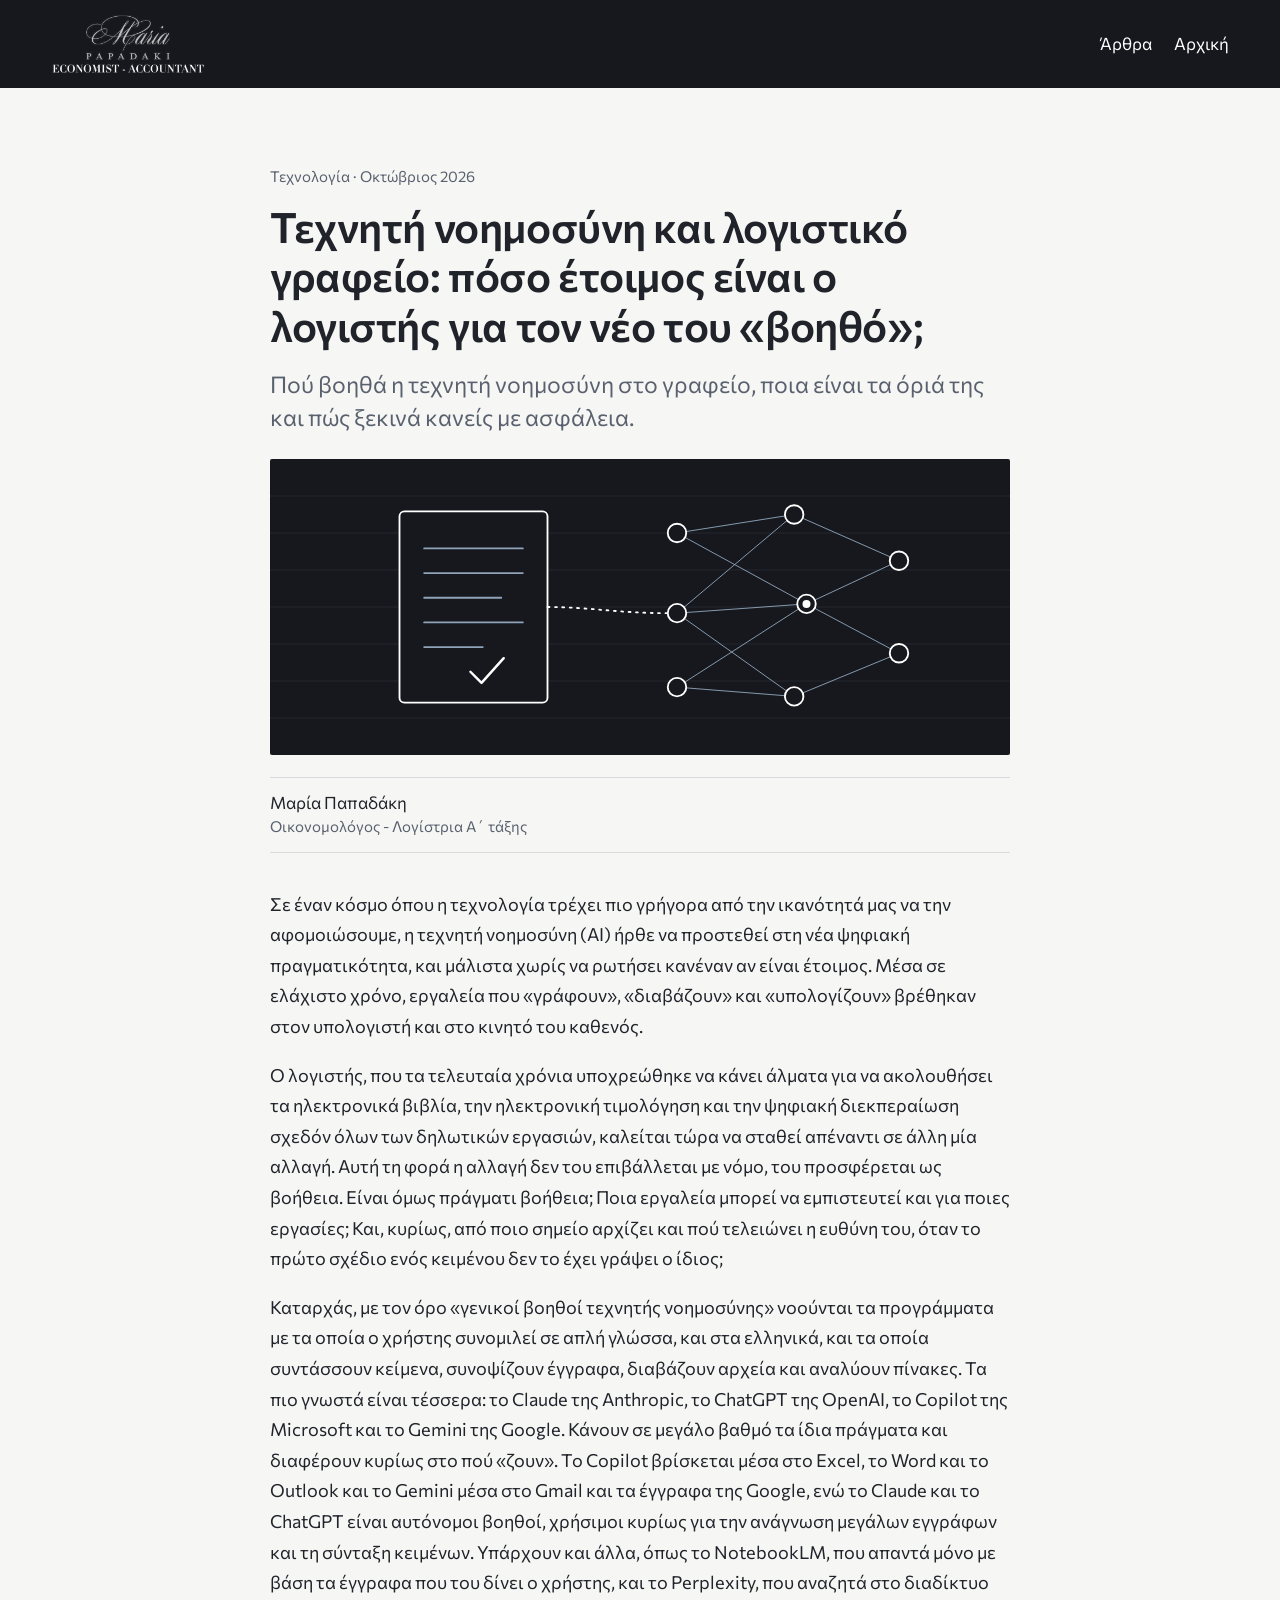
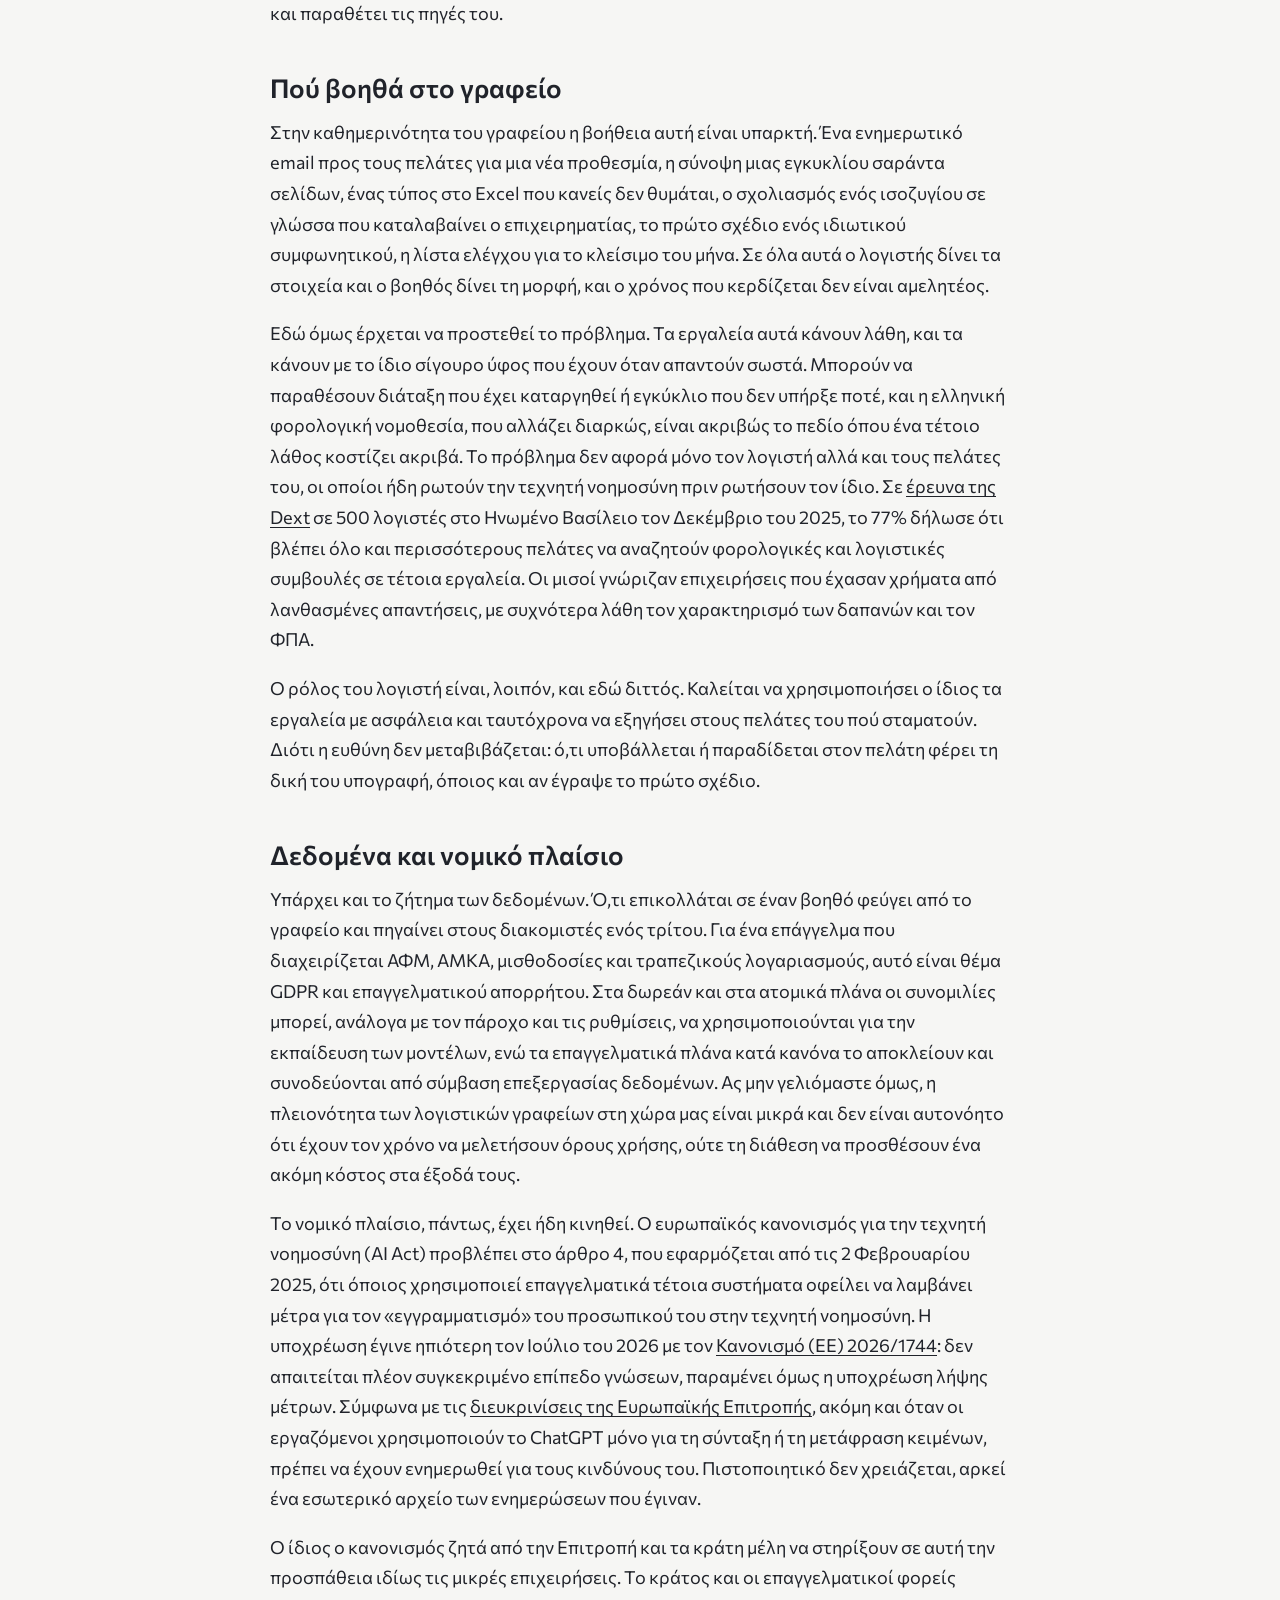
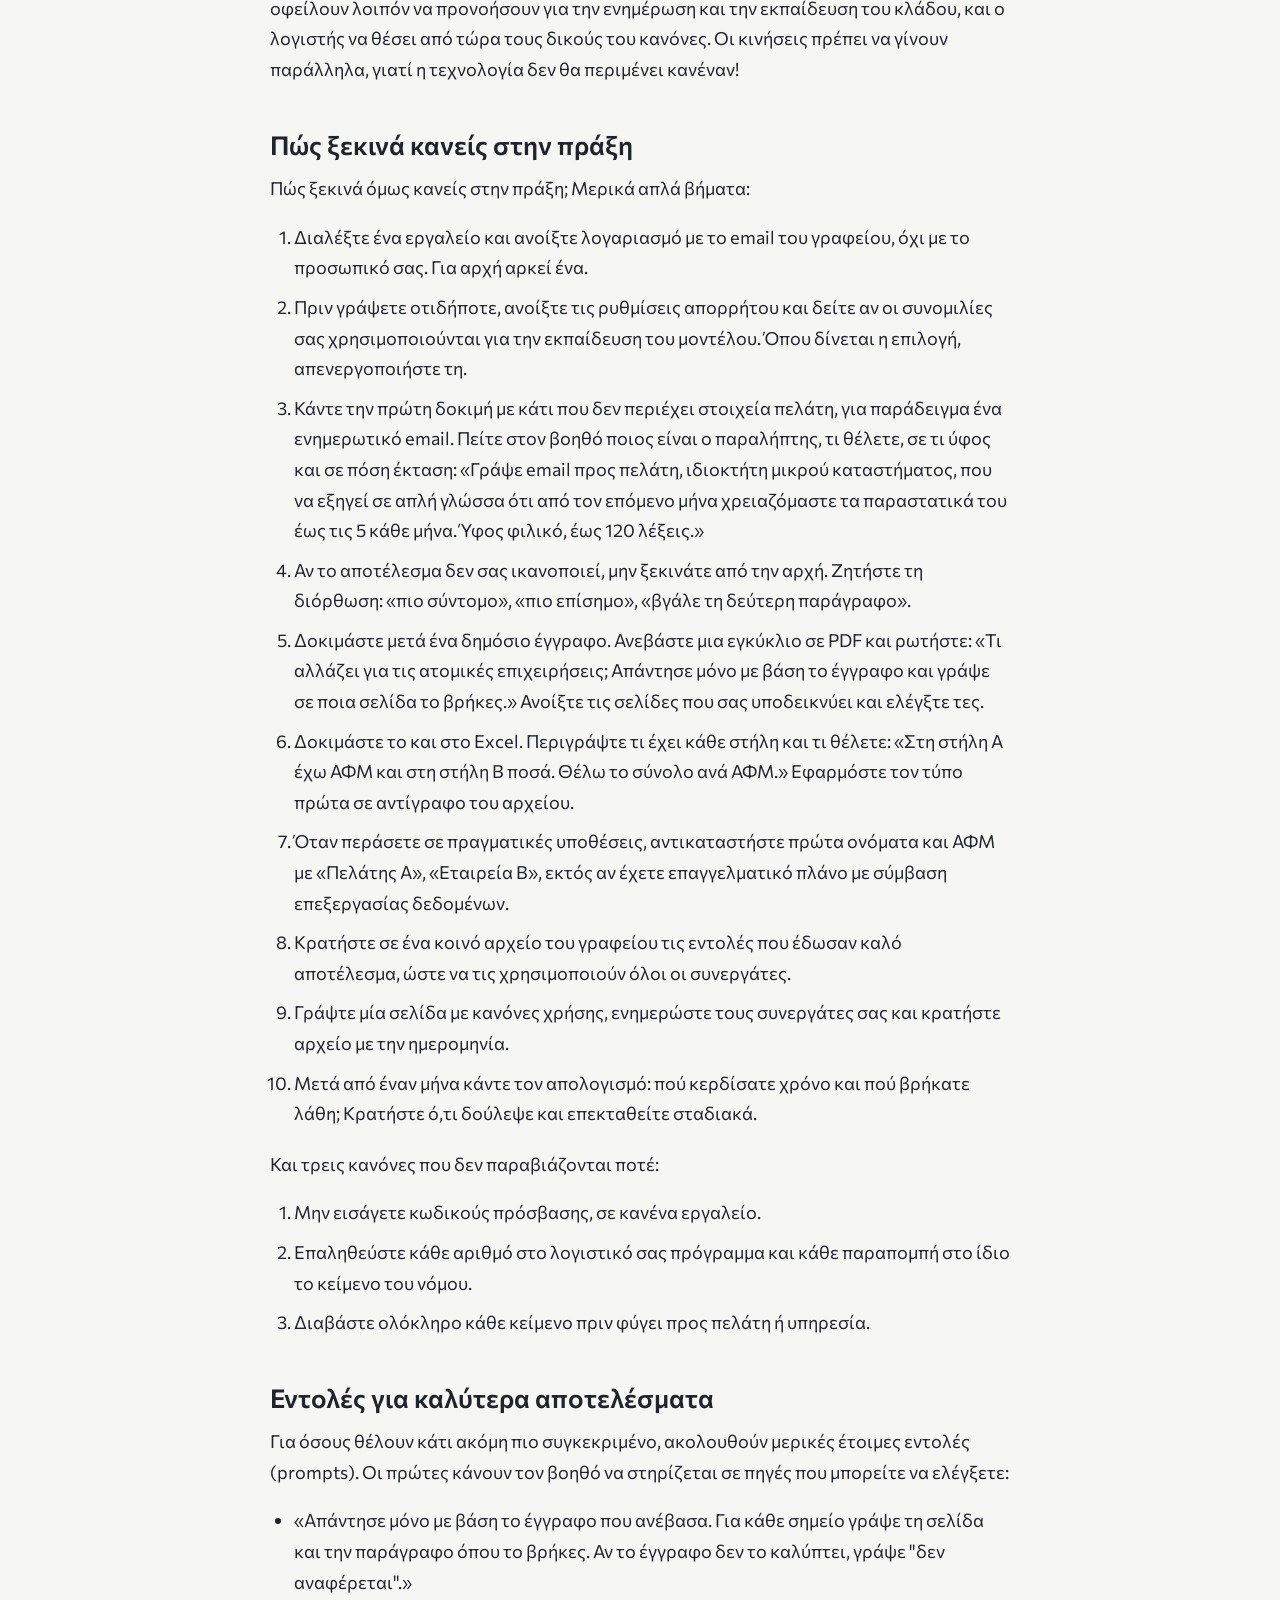
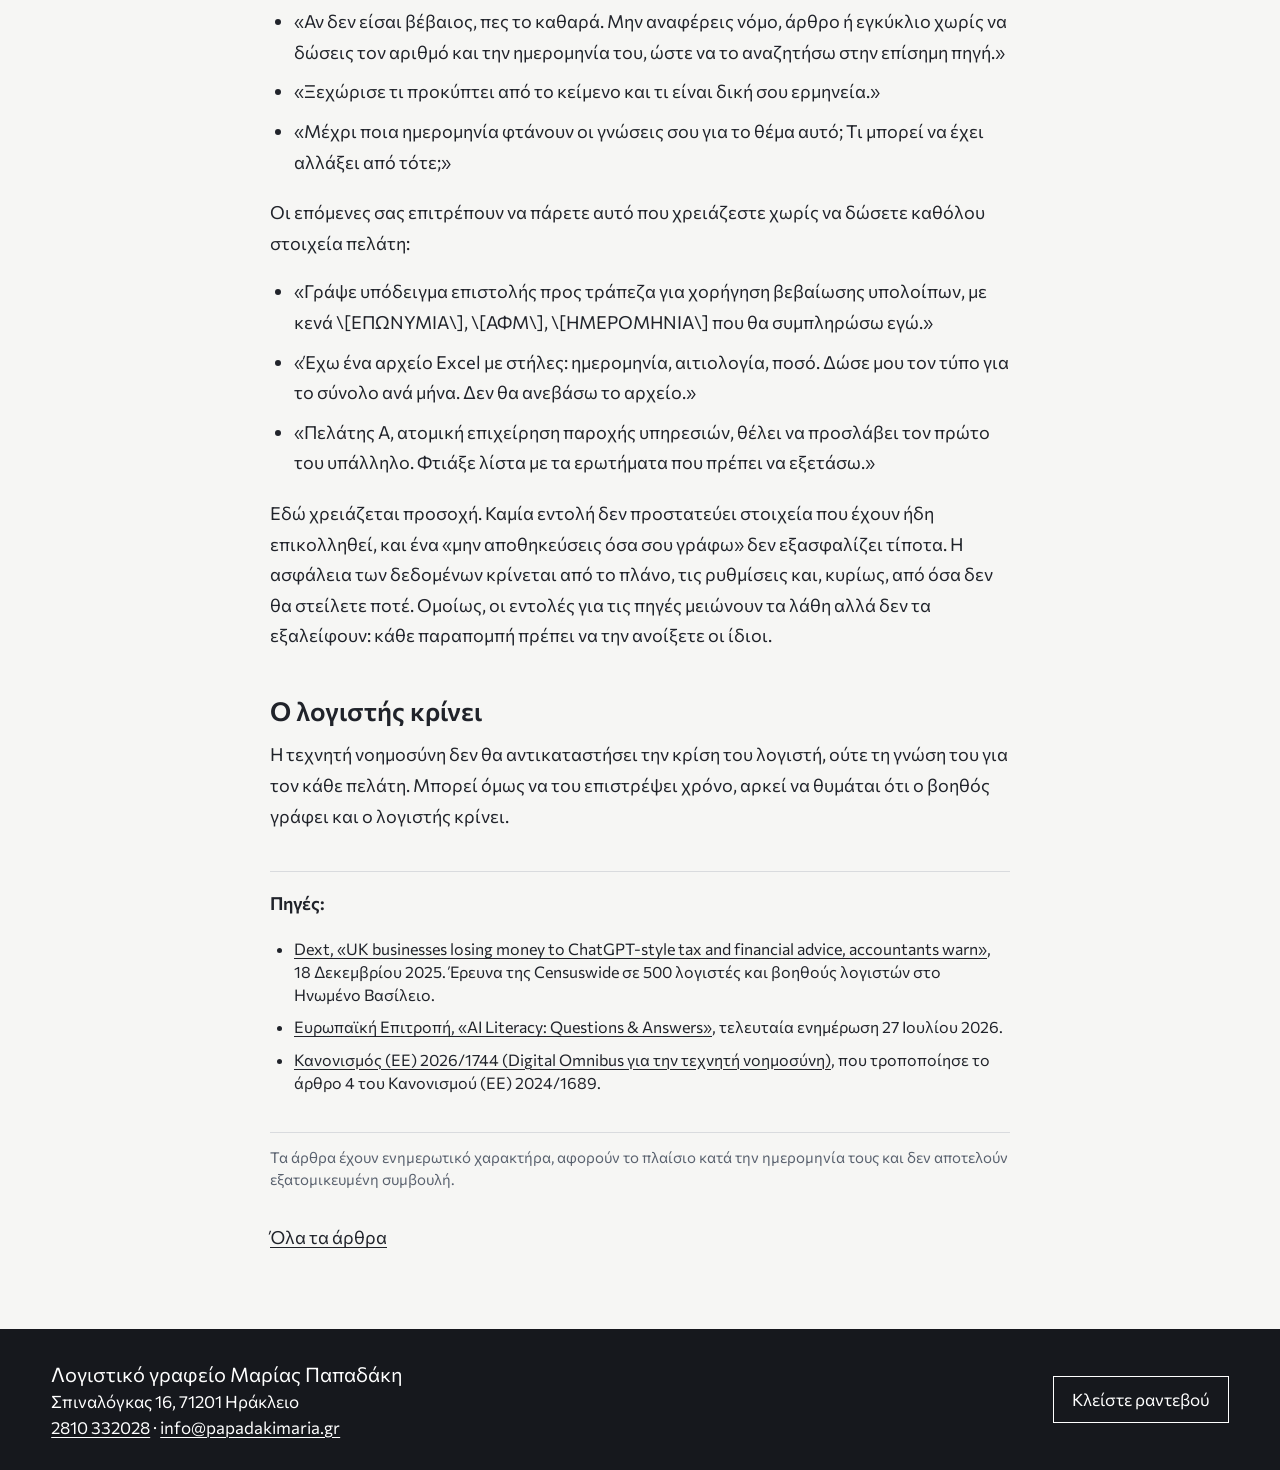
<file: arthro-texniti-noimosyni.html>
<!doctype html><html lang="el"><head><meta charset="utf-8"><meta name="viewport" content="width=device-width,initial-scale=1"><title>Τεχνητή νοημοσύνη και λογιστικό γραφείο: πόσο έτοιμος είναι ο λογιστής για τον νέο του «βοηθό»; | Μαρία Παπαδάκη</title><meta name="description" content="Πού βοηθά η τεχνητή νοημοσύνη στο γραφείο, ποια είναι τα όριά της και πώς ξεκινά κανείς με ασφάλεια."><link rel="canonical" href="https://www.papadakimaria.gr/arthro-texniti-noimosyni"><link rel="stylesheet" href="arthra.css"><link rel="icon" href="favicon.ico" sizes="any"><link rel="icon" type="image/png" href="favicon-192.png"><link rel="apple-touch-icon" href="apple-touch-icon.png"><script type="application/ld+json">{"@context": "https://schema.org", "@type": "Article", "headline": "Τεχνητή νοημοσύνη και λογιστικό γραφείο: πόσο έτοιμος είναι ο λογιστής για τον νέο του «βοηθό»;", "datePublished": "2026-10-10", "author": {"@type": "Person", "name": "Μαρία Παπαδάκη"}, "mainEntityOfPage": "https://www.papadakimaria.gr/arthro-texniti-noimosyni", "image": "https://www.papadakimaria.gr/img-ai.svg"}</script></head><body>
<header class="top"><a href="https://www.papadakimaria.gr/" aria-label="Αρχική"><img src="logo-white.png" alt="Μαρία Παπαδάκη, Οικονομολόγος - Λογίστρια"></a><nav aria-label="Κύρια"><a href="arthra.html">Άρθρα</a><a href="https://www.papadakimaria.gr/">Αρχική</a></nav></header>
<main><article><p class="kick">Τεχνολογία · Οκτώβριος 2026</p><h1>Τεχνητή νοημοσύνη και λογιστικό γραφείο: πόσο έτοιμος είναι ο λογιστής για τον νέο του «βοηθό»;</h1><p class="lead">Πού βοηθά η τεχνητή νοημοσύνη στο γραφείο, ποια είναι τα όριά της και πώς ξεκινά κανείς με ασφάλεια.</p><img class="hero" src="img-ai.svg" alt="Έγγραφο συνδεδεμένο με δίκτυο κόμβων και σημάδι ελέγχου" width="1200" height="480"><p class="by">Μαρία Παπαδάκη<br><span>Οικονομολόγος - Λογίστρια Α΄ τάξης</span></p><div class="body"><p>Σε έναν κόσμο όπου η τεχνολογία τρέχει πιο γρήγορα από την ικανότητά μας να την αφομοιώσουμε, η τεχνητή νοημοσύνη (AI) ήρθε να προστεθεί στη νέα ψηφιακή πραγματικότητα, και μάλιστα χωρίς να ρωτήσει κανέναν αν είναι έτοιμος. Μέσα σε ελάχιστο χρόνο, εργαλεία που «γράφουν», «διαβάζουν» και «υπολογίζουν» βρέθηκαν στον υπολογιστή και στο κινητό του καθενός.</p>
<p>Ο λογιστής, που τα τελευταία χρόνια υποχρεώθηκε να κάνει άλματα για να ακολουθήσει τα ηλεκτρονικά βιβλία, την ηλεκτρονική τιμολόγηση και την ψηφιακή διεκπεραίωση σχεδόν όλων των δηλωτικών εργασιών, καλείται τώρα να σταθεί απέναντι σε άλλη μία αλλαγή. Αυτή τη φορά η αλλαγή δεν του επιβάλλεται με νόμο, του προσφέρεται ως βοήθεια. Είναι όμως πράγματι βοήθεια; Ποια εργαλεία μπορεί να εμπιστευτεί και για ποιες εργασίες; Και, κυρίως, από ποιο σημείο αρχίζει και πού τελειώνει η ευθύνη του, όταν το πρώτο σχέδιο ενός κειμένου δεν το έχει γράψει ο ίδιος;</p>
<p>Καταρχάς, με τον όρο «γενικοί βοηθοί τεχνητής νοημοσύνης» νοούνται τα προγράμματα με τα οποία ο χρήστης συνομιλεί σε απλή γλώσσα, και στα ελληνικά, και τα οποία συντάσσουν κείμενα, συνοψίζουν έγγραφα, διαβάζουν αρχεία και αναλύουν πίνακες. Τα πιο γνωστά είναι τέσσερα: το Claude της Anthropic, το ChatGPT της OpenAI, το Copilot της Microsoft και το Gemini της Google. Κάνουν σε μεγάλο βαθμό τα ίδια πράγματα και διαφέρουν κυρίως στο πού «ζουν». Το Copilot βρίσκεται μέσα στο Excel, το Word και το Outlook και το Gemini μέσα στο Gmail και τα έγγραφα της Google, ενώ το Claude και το ChatGPT είναι αυτόνομοι βοηθοί, χρήσιμοι κυρίως για την ανάγνωση μεγάλων εγγράφων και τη σύνταξη κειμένων. Υπάρχουν και άλλα, όπως το NotebookLM, που απαντά μόνο με βάση τα έγγραφα που του δίνει ο χρήστης, και το Perplexity, που αναζητά στο διαδίκτυο και παραθέτει τις πηγές του.</p>
<h2>Πού βοηθά στο γραφείο</h2>
<p>Στην καθημερινότητα του γραφείου η βοήθεια αυτή είναι υπαρκτή. Ένα ενημερωτικό email προς τους πελάτες για μια νέα προθεσμία, η σύνοψη μιας εγκυκλίου σαράντα σελίδων, ένας τύπος στο Excel που κανείς δεν θυμάται, ο σχολιασμός ενός ισοζυγίου σε γλώσσα που καταλαβαίνει ο επιχειρηματίας, το πρώτο σχέδιο ενός ιδιωτικού συμφωνητικού, η λίστα ελέγχου για το κλείσιμο του μήνα. Σε όλα αυτά ο λογιστής δίνει τα στοιχεία και ο βοηθός δίνει τη μορφή, και ο χρόνος που κερδίζεται δεν είναι αμελητέος.</p>
<p>Εδώ όμως έρχεται να προστεθεί το πρόβλημα. Τα εργαλεία αυτά κάνουν λάθη, και τα κάνουν με το ίδιο σίγουρο ύφος που έχουν όταν απαντούν σωστά. Μπορούν να παραθέσουν διάταξη που έχει καταργηθεί ή εγκύκλιο που δεν υπήρξε ποτέ, και η ελληνική φορολογική νομοθεσία, που αλλάζει διαρκώς, είναι ακριβώς το πεδίο όπου ένα τέτοιο λάθος κοστίζει ακριβά. Το πρόβλημα δεν αφορά μόνο τον λογιστή αλλά και τους πελάτες του, οι οποίοι ήδη ρωτούν την τεχνητή νοημοσύνη πριν ρωτήσουν τον ίδιο. Σε <a href="https://dext.com/us/news/uk-businesses-losing-money-to-chatgpt-style-tax-and-financial-advice-accountants-warn" rel="noopener">έρευνα της Dext</a> σε 500 λογιστές στο Ηνωμένο Βασίλειο τον Δεκέμβριο του 2025, το 77% δήλωσε ότι βλέπει όλο και περισσότερους πελάτες να αναζητούν φορολογικές και λογιστικές συμβουλές σε τέτοια εργαλεία. Οι μισοί γνώριζαν επιχειρήσεις που έχασαν χρήματα από λανθασμένες απαντήσεις, με συχνότερα λάθη τον χαρακτηρισμό των δαπανών και τον ΦΠΑ.</p>
<p>Ο ρόλος του λογιστή είναι, λοιπόν, και εδώ διττός. Καλείται να χρησιμοποιήσει ο ίδιος τα εργαλεία με ασφάλεια και ταυτόχρονα να εξηγήσει στους πελάτες του πού σταματούν. Διότι η ευθύνη δεν μεταβιβάζεται: ό,τι υποβάλλεται ή παραδίδεται στον πελάτη φέρει τη δική του υπογραφή, όποιος και αν έγραψε το πρώτο σχέδιο.</p>
<h2>Δεδομένα και νομικό πλαίσιο</h2>
<p>Υπάρχει και το ζήτημα των δεδομένων. Ό,τι επικολλάται σε έναν βοηθό φεύγει από το γραφείο και πηγαίνει στους διακομιστές ενός τρίτου. Για ένα επάγγελμα που διαχειρίζεται ΑΦΜ, ΑΜΚΑ, μισθοδοσίες και τραπεζικούς λογαριασμούς, αυτό είναι θέμα GDPR και επαγγελματικού απορρήτου. Στα δωρεάν και στα ατομικά πλάνα οι συνομιλίες μπορεί, ανάλογα με τον πάροχο και τις ρυθμίσεις, να χρησιμοποιούνται για την εκπαίδευση των μοντέλων, ενώ τα επαγγελματικά πλάνα κατά κανόνα το αποκλείουν και συνοδεύονται από σύμβαση επεξεργασίας δεδομένων. Ας μην γελιόμαστε όμως, η πλειονότητα των λογιστικών γραφείων στη χώρα μας είναι μικρά και δεν είναι αυτονόητο ότι έχουν τον χρόνο να μελετήσουν όρους χρήσης, ούτε τη διάθεση να προσθέσουν ένα ακόμη κόστος στα έξοδά τους.</p>
<p>Το νομικό πλαίσιο, πάντως, έχει ήδη κινηθεί. Ο ευρωπαϊκός κανονισμός για την τεχνητή νοημοσύνη (AI Act) προβλέπει στο άρθρο 4, που εφαρμόζεται από τις 2 Φεβρουαρίου 2025, ότι όποιος χρησιμοποιεί επαγγελματικά τέτοια συστήματα οφείλει να λαμβάνει μέτρα για τον «εγγραμματισμό» του προσωπικού του στην τεχνητή νοημοσύνη. Η υποχρέωση έγινε ηπιότερη τον Ιούλιο του 2026 με τον <a href="https://eur-lex.europa.eu/eli/reg/2026/1744/oj" rel="noopener">Κανονισμό (ΕΕ) 2026/1744</a>: δεν απαιτείται πλέον συγκεκριμένο επίπεδο γνώσεων, παραμένει όμως η υποχρέωση λήψης μέτρων. Σύμφωνα με τις <a href="https://digital-strategy.ec.europa.eu/el/faqs/ai-literacy-questions-answers" rel="noopener">διευκρινίσεις της Ευρωπαϊκής Επιτροπής</a>, ακόμη και όταν οι εργαζόμενοι χρησιμοποιούν το ChatGPT μόνο για τη σύνταξη ή τη μετάφραση κειμένων, πρέπει να έχουν ενημερωθεί για τους κινδύνους του. Πιστοποιητικό δεν χρειάζεται, αρκεί ένα εσωτερικό αρχείο των ενημερώσεων που έγιναν.</p>
<p>Ο ίδιος ο κανονισμός ζητά από την Επιτροπή και τα κράτη μέλη να στηρίξουν σε αυτή την προσπάθεια ιδίως τις μικρές επιχειρήσεις. Το κράτος και οι επαγγελματικοί φορείς οφείλουν λοιπόν να προνοήσουν για την ενημέρωση και την εκπαίδευση του κλάδου, και ο λογιστής να θέσει από τώρα τους δικούς του κανόνες. Οι κινήσεις πρέπει να γίνουν παράλληλα, γιατί η τεχνολογία δεν θα περιμένει κανέναν!</p>
<h2>Πώς ξεκινά κανείς στην πράξη</h2>
<p>Πώς ξεκινά όμως κανείς στην πράξη; Μερικά απλά βήματα:</p>
<ol><li>Διαλέξτε ένα εργαλείο και ανοίξτε λογαριασμό με το email του γραφείου, όχι με το προσωπικό σας. Για αρχή αρκεί ένα.</li><li>Πριν γράψετε οτιδήποτε, ανοίξτε τις ρυθμίσεις απορρήτου και δείτε αν οι συνομιλίες σας χρησιμοποιούνται για την εκπαίδευση του μοντέλου. Όπου δίνεται η επιλογή, απενεργοποιήστε τη.</li><li>Κάντε την πρώτη δοκιμή με κάτι που δεν περιέχει στοιχεία πελάτη, για παράδειγμα ένα ενημερωτικό email. Πείτε στον βοηθό ποιος είναι ο παραλήπτης, τι θέλετε, σε τι ύφος και σε πόση έκταση: «Γράψε email προς πελάτη, ιδιοκτήτη μικρού καταστήματος, που να εξηγεί σε απλή γλώσσα ότι από τον επόμενο μήνα χρειαζόμαστε τα παραστατικά του έως τις 5 κάθε μήνα. Ύφος φιλικό, έως 120 λέξεις.»</li><li>Αν το αποτέλεσμα δεν σας ικανοποιεί, μην ξεκινάτε από την αρχή. Ζητήστε τη διόρθωση: «πιο σύντομο», «πιο επίσημο», «βγάλε τη δεύτερη παράγραφο».</li><li>Δοκιμάστε μετά ένα δημόσιο έγγραφο. Ανεβάστε μια εγκύκλιο σε PDF και ρωτήστε: «Τι αλλάζει για τις ατομικές επιχειρήσεις; Απάντησε μόνο με βάση το έγγραφο και γράψε σε ποια σελίδα το βρήκες.» Ανοίξτε τις σελίδες που σας υποδεικνύει και ελέγξτε τες.</li><li>Δοκιμάστε το και στο Excel. Περιγράψτε τι έχει κάθε στήλη και τι θέλετε: «Στη στήλη Α έχω ΑΦΜ και στη στήλη Β ποσά. Θέλω το σύνολο ανά ΑΦΜ.» Εφαρμόστε τον τύπο πρώτα σε αντίγραφο του αρχείου.</li><li>Όταν περάσετε σε πραγματικές υποθέσεις, αντικαταστήστε πρώτα ονόματα και ΑΦΜ με «Πελάτης Α», «Εταιρεία Β», εκτός αν έχετε επαγγελματικό πλάνο με σύμβαση επεξεργασίας δεδομένων.</li><li>Κρατήστε σε ένα κοινό αρχείο του γραφείου τις εντολές που έδωσαν καλό αποτέλεσμα, ώστε να τις χρησιμοποιούν όλοι οι συνεργάτες.</li><li>Γράψτε μία σελίδα με κανόνες χρήσης, ενημερώστε τους συνεργάτες σας και κρατήστε αρχείο με την ημερομηνία.</li><li>Μετά από έναν μήνα κάντε τον απολογισμό: πού κερδίσατε χρόνο και πού βρήκατε λάθη; Κρατήστε ό,τι δούλεψε και επεκταθείτε σταδιακά.</li></ol>
<p>Και τρεις κανόνες που δεν παραβιάζονται ποτέ:</p>
<ol><li>Μην εισάγετε κωδικούς πρόσβασης, σε κανένα εργαλείο.</li><li>Επαληθεύστε κάθε αριθμό στο λογιστικό σας πρόγραμμα και κάθε παραπομπή στο ίδιο το κείμενο του νόμου.</li><li>Διαβάστε ολόκληρο κάθε κείμενο πριν φύγει προς πελάτη ή υπηρεσία.</li></ol>
<h2>Εντολές για καλύτερα αποτελέσματα</h2>
<p>Για όσους θέλουν κάτι ακόμη πιο συγκεκριμένο, ακολουθούν μερικές έτοιμες εντολές (prompts). Οι πρώτες κάνουν τον βοηθό να στηρίζεται σε πηγές που μπορείτε να ελέγξετε:</p>
<ul><li>«Απάντησε μόνο με βάση το έγγραφο που ανέβασα. Για κάθε σημείο γράψε τη σελίδα και την παράγραφο όπου το βρήκες. Αν το έγγραφο δεν το καλύπτει, γράψε "δεν αναφέρεται".»</li><li>«Αν δεν είσαι βέβαιος, πες το καθαρά. Μην αναφέρεις νόμο, άρθρο ή εγκύκλιο χωρίς να δώσεις τον αριθμό και την ημερομηνία του, ώστε να το αναζητήσω στην επίσημη πηγή.»</li><li>«Ξεχώρισε τι προκύπτει από το κείμενο και τι είναι δική σου ερμηνεία.»</li><li>«Μέχρι ποια ημερομηνία φτάνουν οι γνώσεις σου για το θέμα αυτό; Τι μπορεί να έχει αλλάξει από τότε;»</li></ul>
<p>Οι επόμενες σας επιτρέπουν να πάρετε αυτό που χρειάζεστε χωρίς να δώσετε καθόλου στοιχεία πελάτη:</p>
<ul><li>«Γράψε υπόδειγμα επιστολής προς τράπεζα για χορήγηση βεβαίωσης υπολοίπων, με κενά \[ΕΠΩΝΥΜΙΑ\], \[ΑΦΜ\], \[ΗΜΕΡΟΜΗΝΙΑ\] που θα συμπληρώσω εγώ.»</li><li>«Έχω ένα αρχείο Excel με στήλες: ημερομηνία, αιτιολογία, ποσό. Δώσε μου τον τύπο για το σύνολο ανά μήνα. Δεν θα ανεβάσω το αρχείο.»</li><li>«Πελάτης Α, ατομική επιχείρηση παροχής υπηρεσιών, θέλει να προσλάβει τον πρώτο του υπάλληλο. Φτιάξε λίστα με τα ερωτήματα που πρέπει να εξετάσω.»</li></ul>
<p>Εδώ χρειάζεται προσοχή. Καμία εντολή δεν προστατεύει στοιχεία που έχουν ήδη επικολληθεί, και ένα «μην αποθηκεύσεις όσα σου γράφω» δεν εξασφαλίζει τίποτα. Η ασφάλεια των δεδομένων κρίνεται από το πλάνο, τις ρυθμίσεις και, κυρίως, από όσα δεν θα στείλετε ποτέ. Ομοίως, οι εντολές για τις πηγές μειώνουν τα λάθη αλλά δεν τα εξαλείφουν: κάθε παραπομπή πρέπει να την ανοίξετε οι ίδιοι.</p>
<h2>Ο λογιστής κρίνει</h2>
<p>Η τεχνητή νοημοσύνη δεν θα αντικαταστήσει την κρίση του λογιστή, ούτε τη γνώση του για τον κάθε πελάτη. Μπορεί όμως να του επιστρέψει χρόνο, αρκεί να θυμάται ότι ο βοηθός γράφει και ο λογιστής κρίνει.</p>
<p class="src"><strong>Πηγές:</strong></p>
<ul><li><a href="https://dext.com/us/news/uk-businesses-losing-money-to-chatgpt-style-tax-and-financial-advice-accountants-warn" rel="noopener">Dext, «UK businesses losing money to ChatGPT-style tax and financial advice, accountants warn»</a>, 18 Δεκεμβρίου 2025. Έρευνα της Censuswide σε 500 λογιστές και βοηθούς λογιστών στο Ηνωμένο Βασίλειο.</li><li><a href="https://digital-strategy.ec.europa.eu/el/faqs/ai-literacy-questions-answers" rel="noopener">Ευρωπαϊκή Επιτροπή, «AI Literacy: Questions &amp; Answers»</a>, τελευταία ενημέρωση 27 Ιουλίου 2026.</li><li><a href="https://eur-lex.europa.eu/eli/reg/2026/1744/oj" rel="noopener">Κανονισμός (ΕΕ) 2026/1744 (Digital Omnibus για την τεχνητή νοημοσύνη)</a>, που τροποποίησε το άρθρο 4 του Κανονισμού (ΕΕ) 2024/1689.</li></ul></div><p class="note">Τα άρθρα έχουν ενημερωτικό χαρακτήρα, αφορούν το πλαίσιο κατά την ημερομηνία τους και δεν αποτελούν εξατομικευμένη συμβουλή.</p><p class="back"><a href="arthra.html">Όλα τα άρθρα</a></p></article></main><footer class="foot"><div><p class="ft">Λογιστικό γραφείο Μαρίας Παπαδάκη</p><p>Σπιναλόγκας 16, 71201 Ηράκλειο</p><p><a href="tel:+302810332028">2810 332028</a> · <a href="mailto:info@papadakimaria.gr">info@papadakimaria.gr</a></p></div><p class="cta"><a href="https://www.papadakimaria.gr/">Κλείστε ραντεβού</a></p></footer></body></html>
</file>
<file: arthra.css>
@font-face{font-family:"Commissioner";font-weight:400;font-display:swap;src:url([data-uri]) format("woff2");unicode-range:U+0370-03FF,U+1F00-1FFF}
@font-face{font-family:"Commissioner";font-weight:600;font-display:swap;src:url([data-uri]) format("woff2");unicode-range:U+0370-03FF,U+1F00-1FFF}
@font-face{font-family:"Commissioner";font-weight:400;font-display:swap;src:url([data-uri]) format("woff2");unicode-range:U+0000-00FF,U+2013-2014,U+2018-201E,U+20AC}
@font-face{font-family:"Commissioner";font-weight:600;font-display:swap;src:url([data-uri]) format("woff2");unicode-range:U+0000-00FF,U+2013-2014,U+2018-201E,U+20AC}
:root{--ink:#16181d;--paper:#f6f6f4;--text:#20232a;--soft:#59616e;--rule:#d9dbde;--g:clamp(18px,4vw,52px);--font:"Commissioner",system-ui,-apple-system,"Segoe UI",sans-serif}
@media (prefers-color-scheme:dark){:root:not([data-theme="light"]){--paper:#16181d;--text:#eceef1;--soft:#a7adb8;--rule:#343842}}
:root[data-theme="dark"]{--paper:#16181d;--text:#eceef1;--soft:#a7adb8;--rule:#343842}
*{box-sizing:border-box}html{-webkit-text-size-adjust:100%}body{margin:0;background:var(--paper);color:var(--text);font:400 18px/1.7 var(--font);-webkit-font-smoothing:antialiased;overflow-wrap:break-word}
a{color:inherit;text-underline-offset:3px;text-decoration-thickness:1px}
.top{background:var(--ink);color:#fff;display:flex;justify-content:space-between;align-items:center;padding:14px var(--g)}.top img{display:block;height:60px;width:auto}.top nav{display:flex;gap:22px}.top nav a{text-decoration:none;font-size:17px}.top nav a:hover{text-decoration:underline}
main{padding:clamp(34px,6vw,76px) var(--g)}article,.list{max-width:740px;margin:0 auto}
h1{font-weight:600;font-size:clamp(29px,4.2vw,42px);line-height:1.18;letter-spacing:-.01em;margin:0 0 18px}h3{font-weight:600;font-size:18px;line-height:1.35;margin:24px 0 8px}h2{font-weight:600;font-size:clamp(22px,2.8vw,26px);line-height:1.25;margin:44px 0 12px}
.hero{display:block;width:100%;height:auto;margin:0 0 22px;border-radius:2px}.kick{margin:0 0 12px;font-size:15px;color:var(--soft)}.lead{font-size:clamp(20px,2.4vw,23px);line-height:1.45;color:var(--soft);margin:0 0 24px}.by{margin:0 0 36px;padding:14px 0;border:solid var(--rule);border-width:1px 0;font-size:17px;line-height:1.35}.by span{color:var(--soft);font-size:15px}
.body p{margin:0 0 18px}.body ul,.body ol{margin:0 0 20px;padding-left:24px}.body li{margin-bottom:9px}.body .sub{margin:-8px 0 10px 24px}.body .src{margin-top:40px;padding-top:16px;border-top:1px solid var(--rule)}.body .src+ul{font-size:16px;line-height:1.45}
.tw{overflow-x:auto;margin:6px 0 24px;border:1px solid var(--rule)}table{border-collapse:collapse;min-width:640px;width:100%;font-size:16px;line-height:1.35}th,td{text-align:left;vertical-align:top;font-weight:400;padding:10px 12px;border-bottom:1px solid var(--rule)}thead th{color:var(--soft);font-size:14px}tbody tr:last-child>*{border-bottom:0}tbody th{white-space:nowrap}
.note{margin:38px 0 0;padding:14px 0;border-top:1px solid var(--rule);font-size:15px;line-height:1.45;color:var(--soft)}.back{margin:18px 0 0}
.list ul{list-style:none;margin:30px 0 0;padding:0}.list li{border-top:1px solid var(--rule)}.list li:last-child{border-bottom:1px solid var(--rule)}.list li a{display:grid;grid-template-columns:220px 1fr;gap:22px;padding:24px 0;text-decoration:none;align-items:start}.list li img{display:block;width:100%;height:auto;border-radius:2px}.list li h2{margin:0 0 8px;font-size:clamp(20px,2.4vw,23px)}.list li a:hover h2{text-decoration:underline;text-underline-offset:3px;text-decoration-thickness:1px}.list li p:last-child{margin:0;color:var(--soft);font-size:17px;line-height:1.45}
.foot{background:var(--ink);color:#fff;padding:30px var(--g);display:flex;flex-wrap:wrap;gap:18px;justify-content:space-between;align-items:center;font-size:17px;line-height:1.5}.foot p{margin:0}.foot .ft{font-size:20px}.cta a{display:inline-block;padding:10px 18px;border:1px solid #fff;text-decoration:none}.cta a:hover{background:#fff;color:var(--ink)}
@media (max-width:600px){body{font-size:17px}.list li a{grid-template-columns:1fr;gap:14px}.top img{height:52px}.top nav{gap:14px}}
@media print{.top,.foot,.back{display:none}body{background:#fff;color:#000}}
</file>
